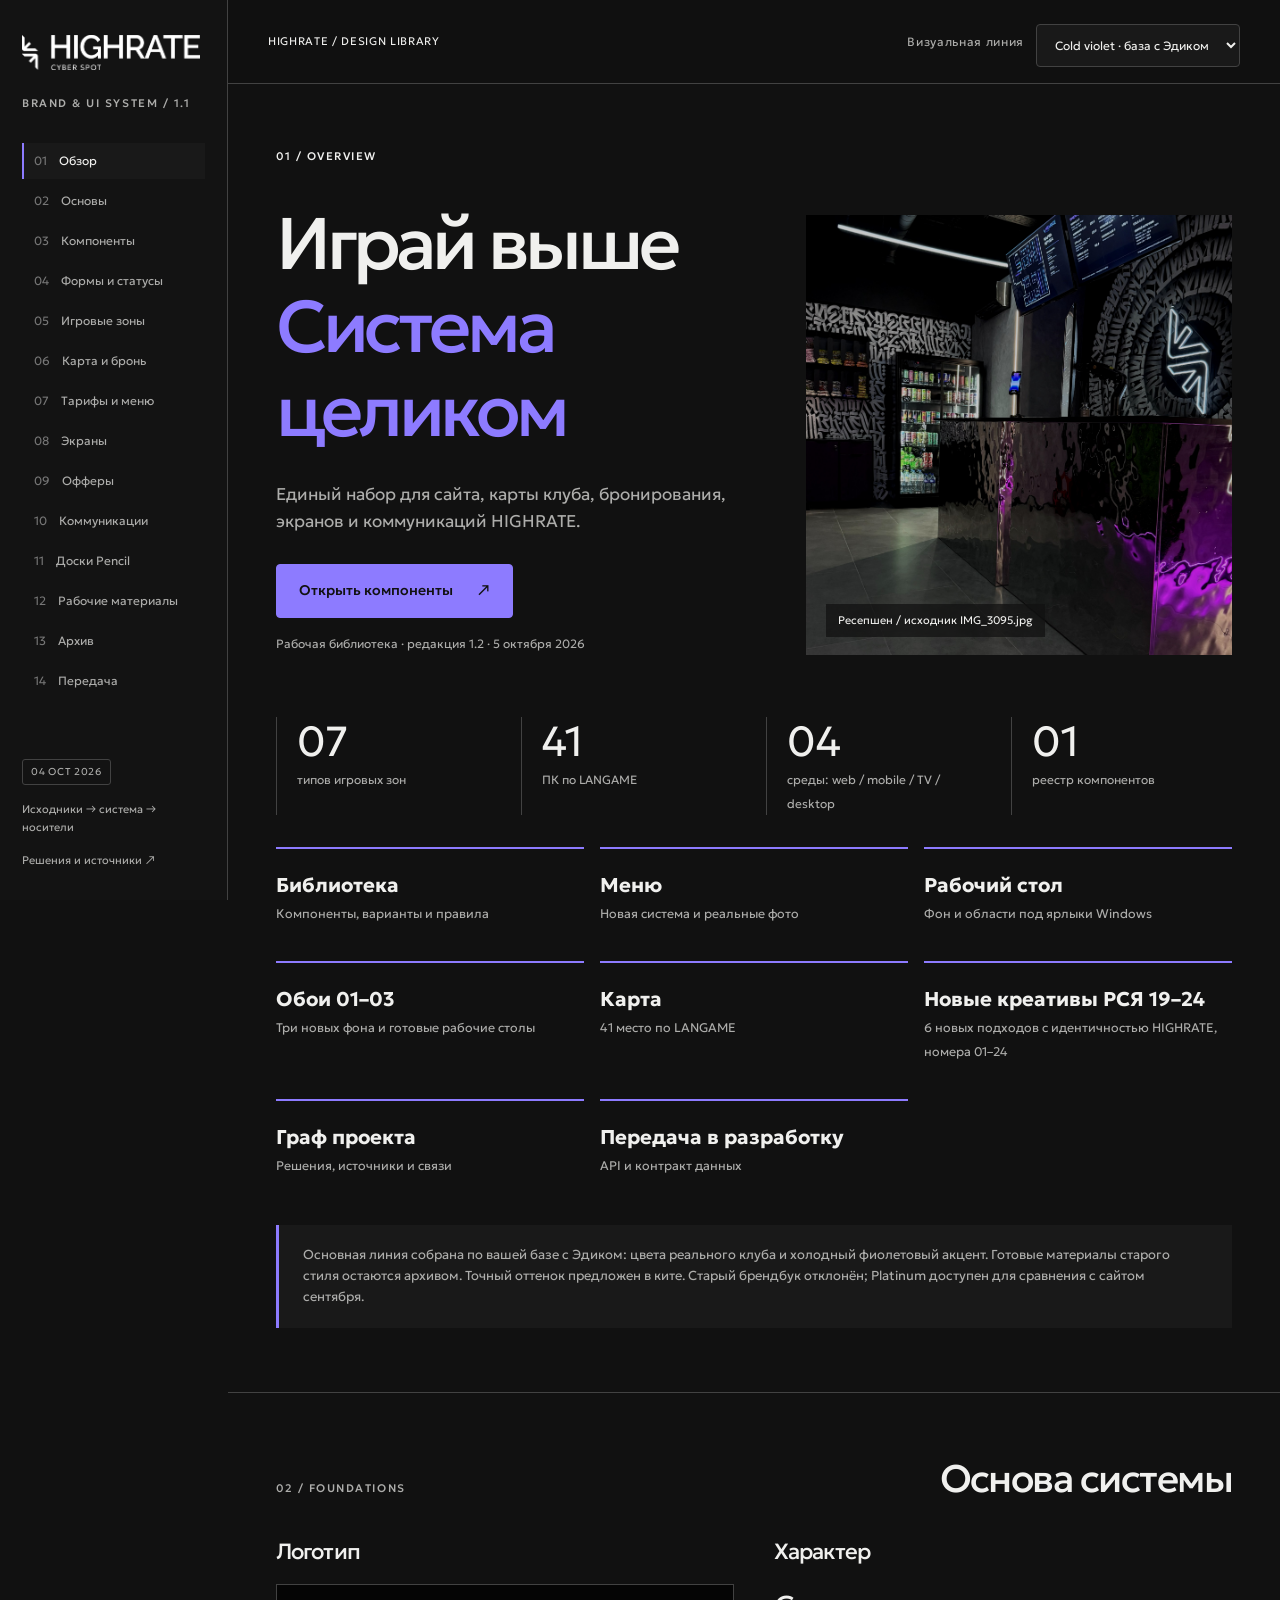
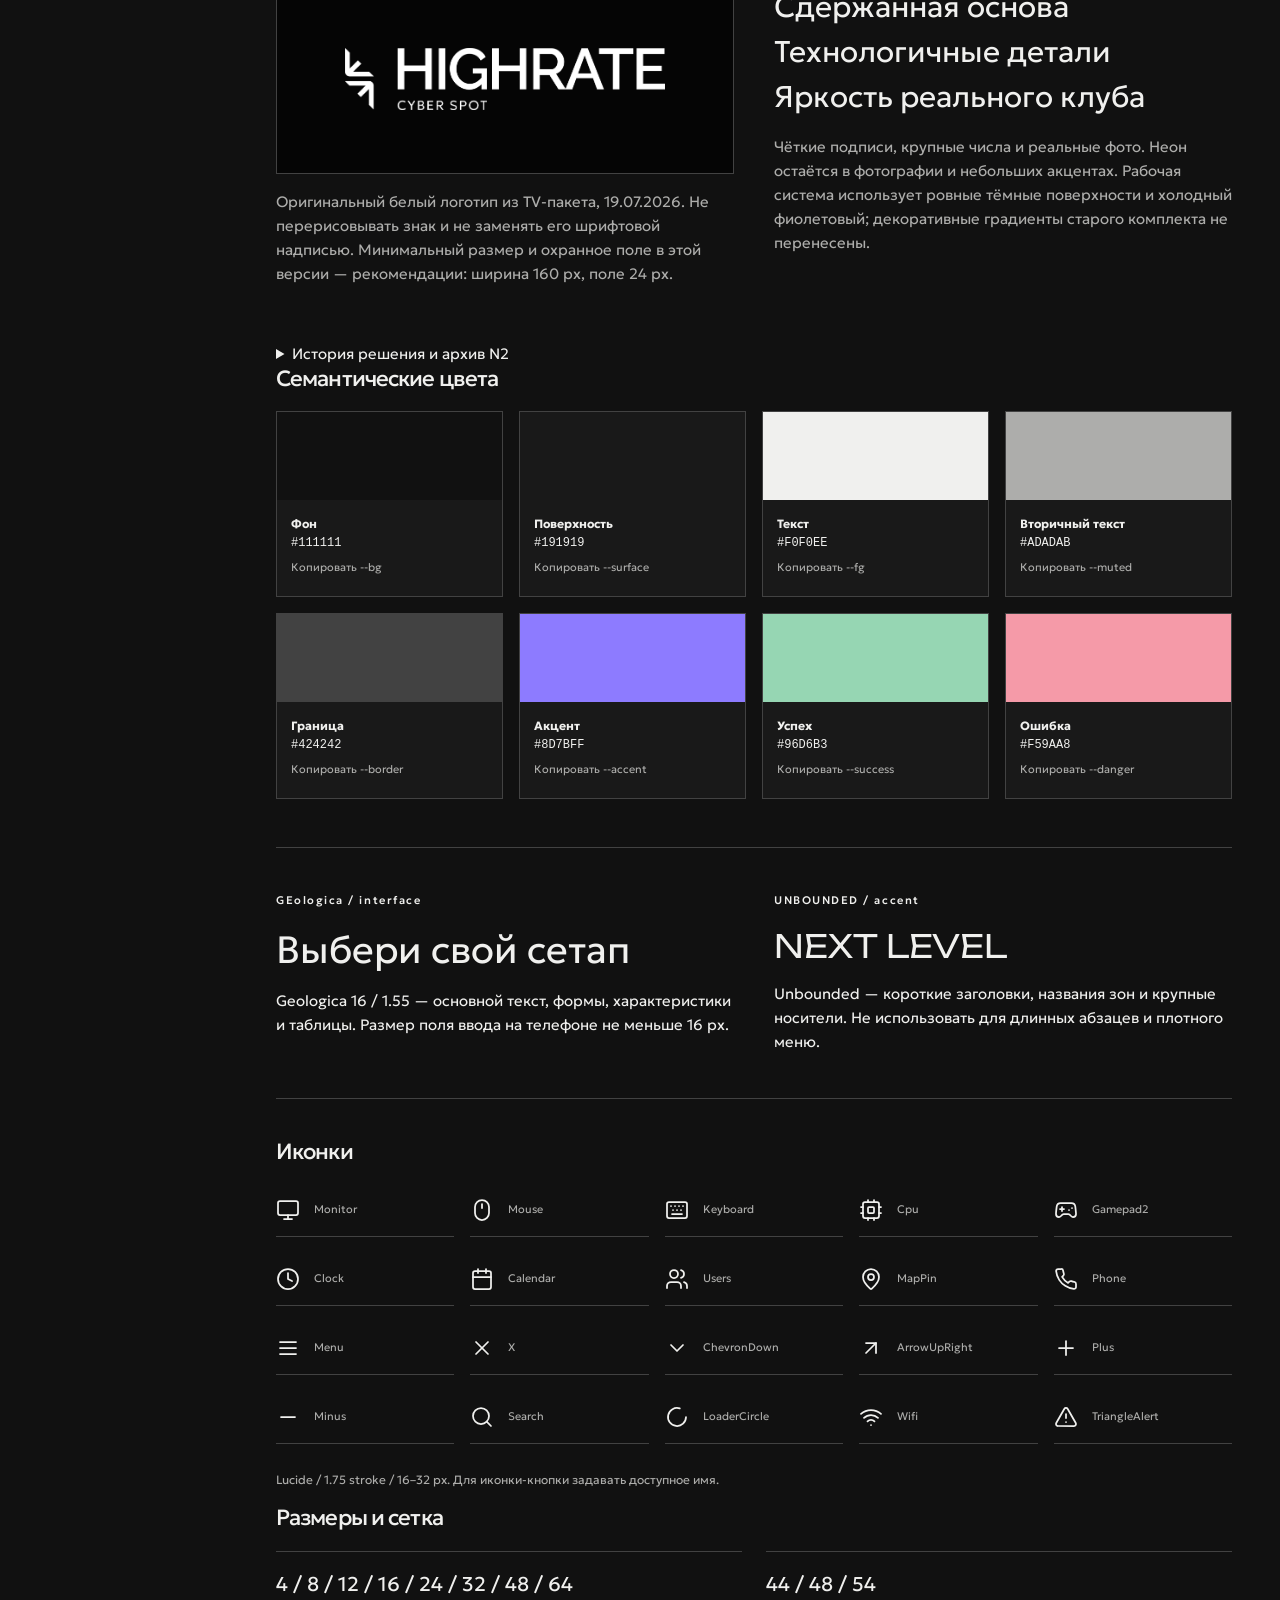
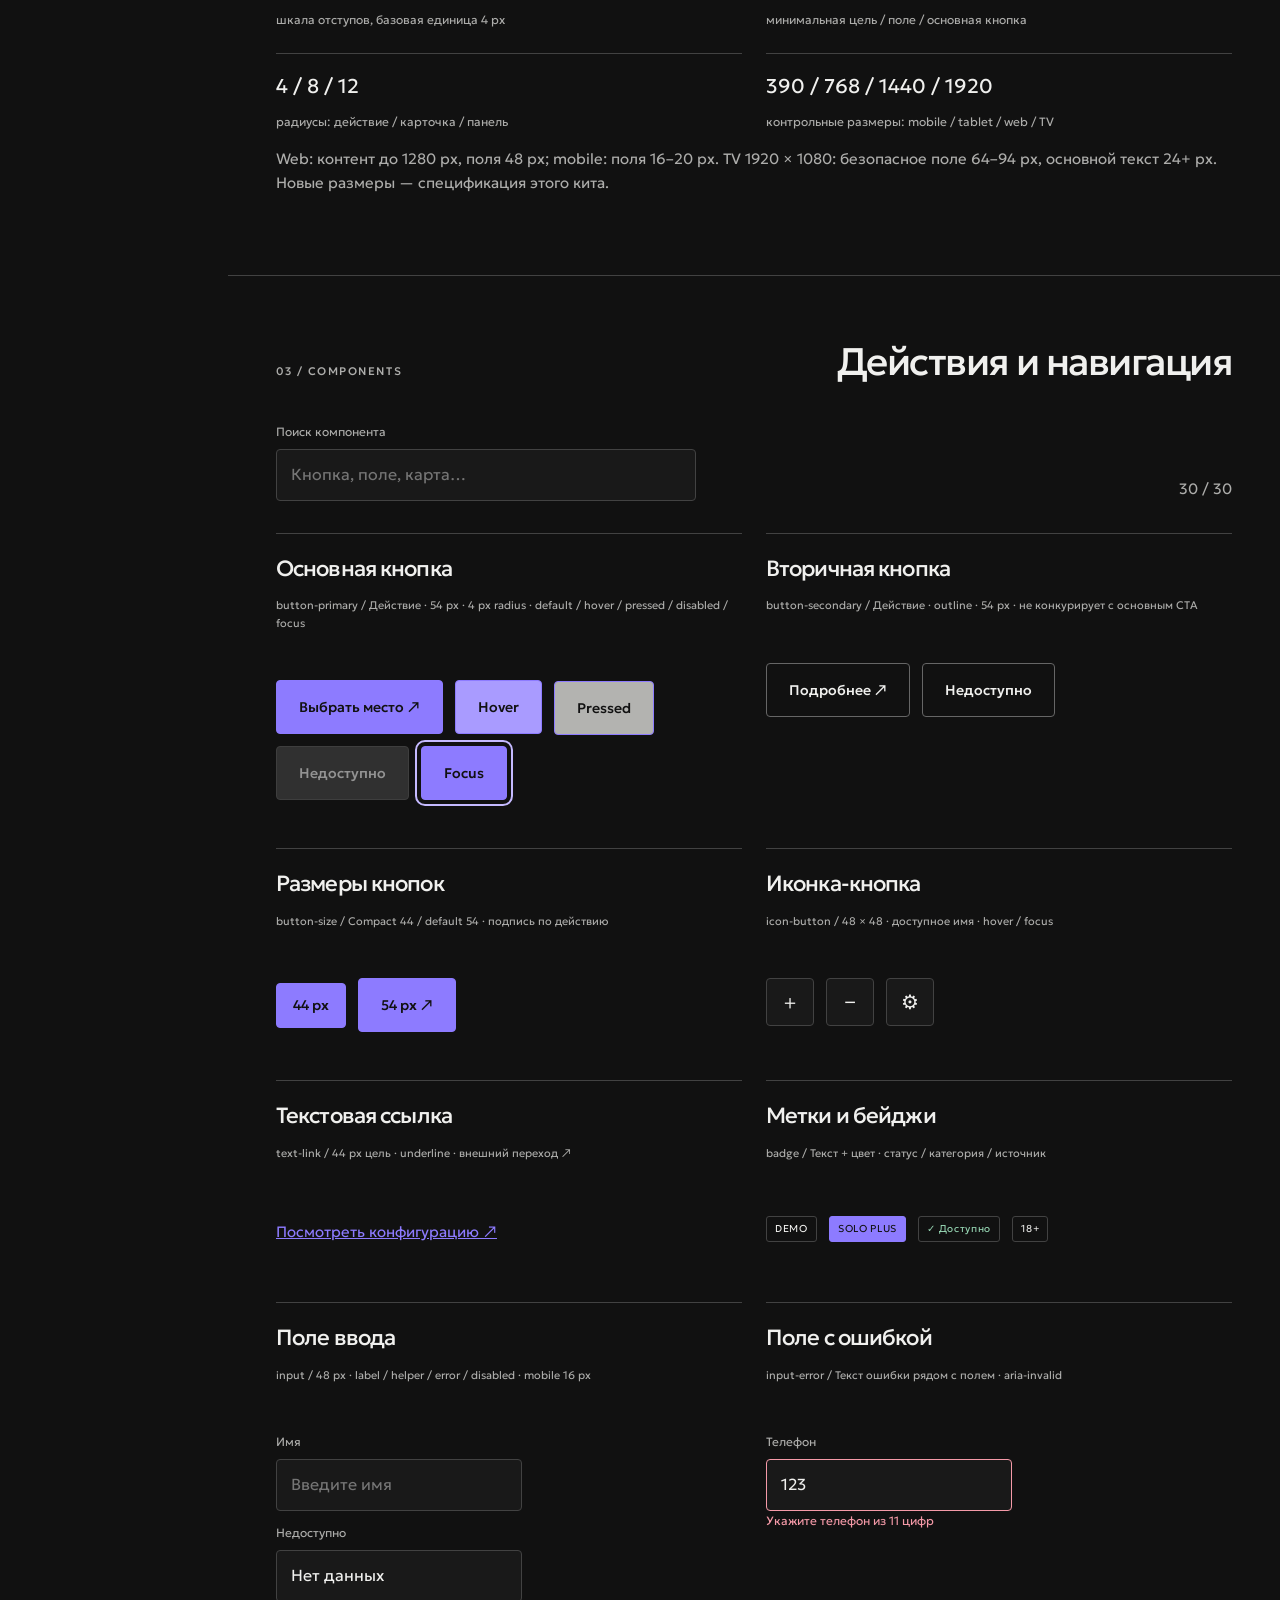
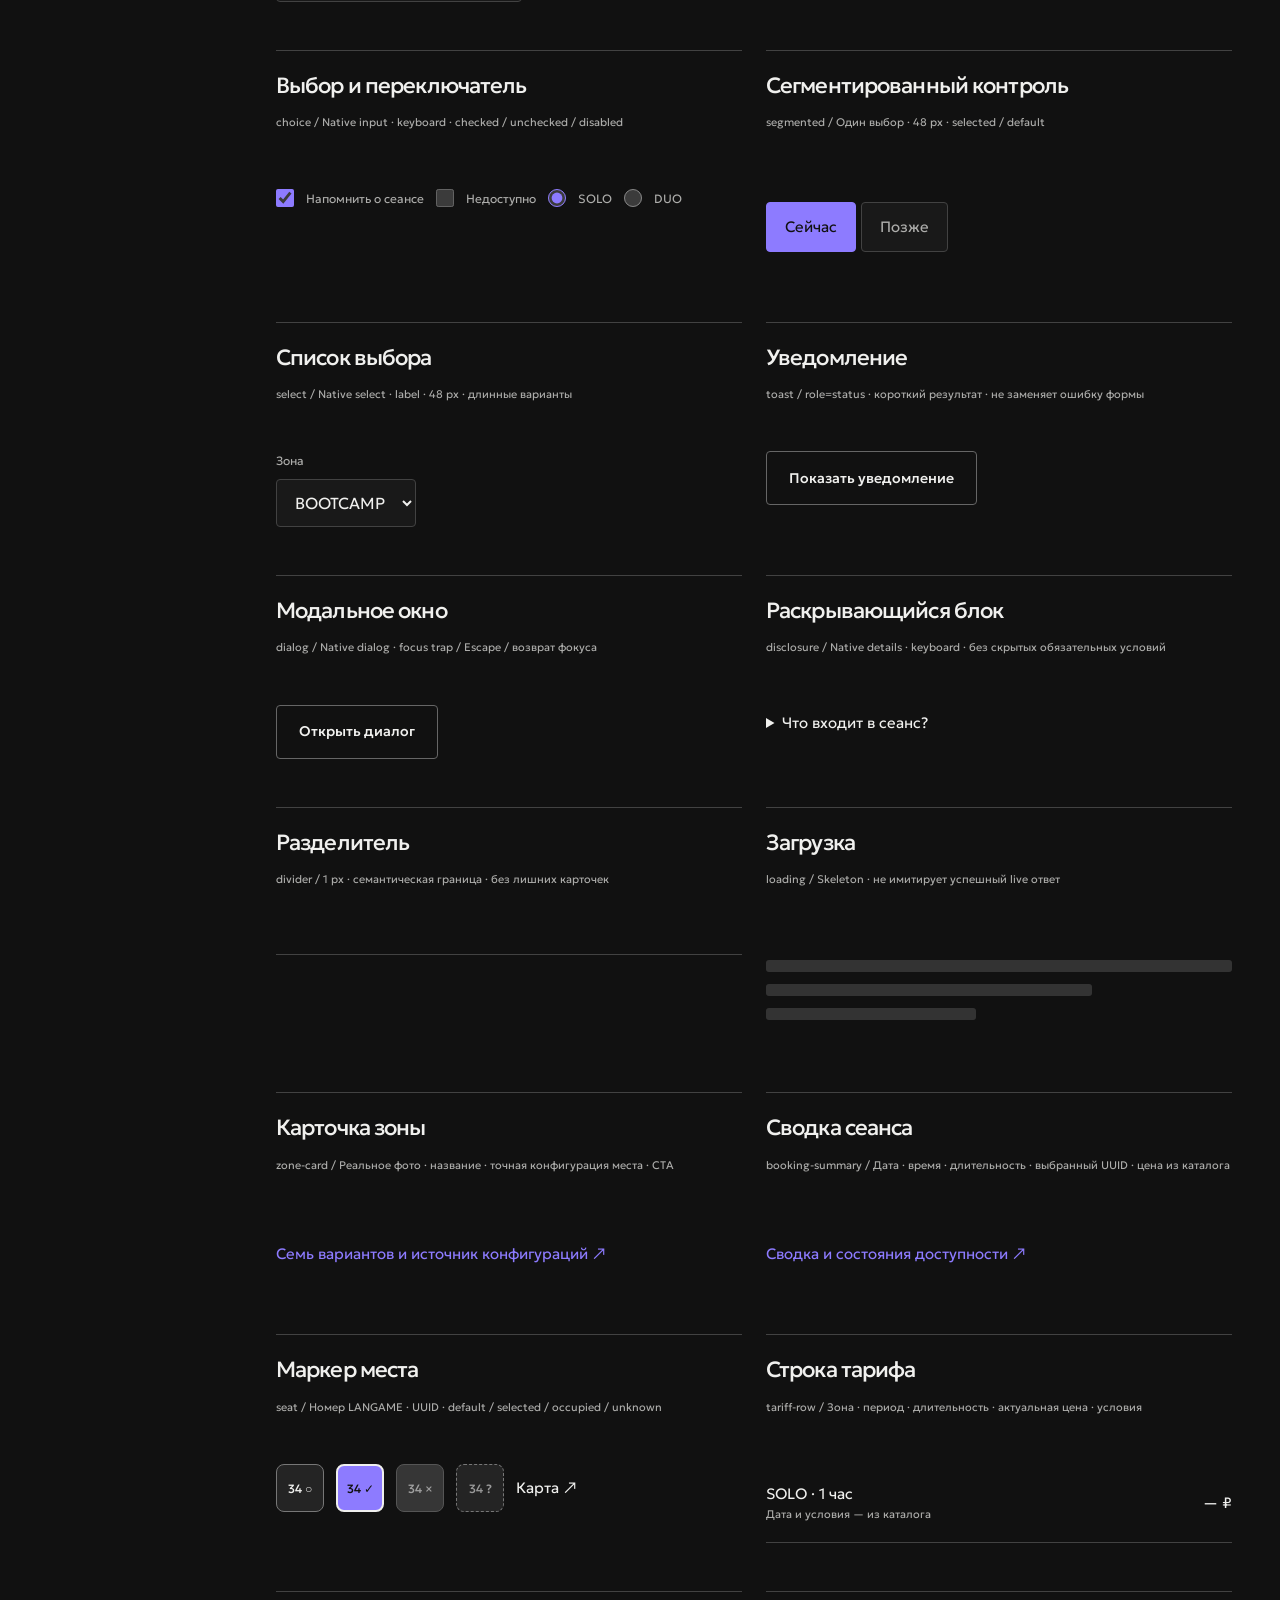
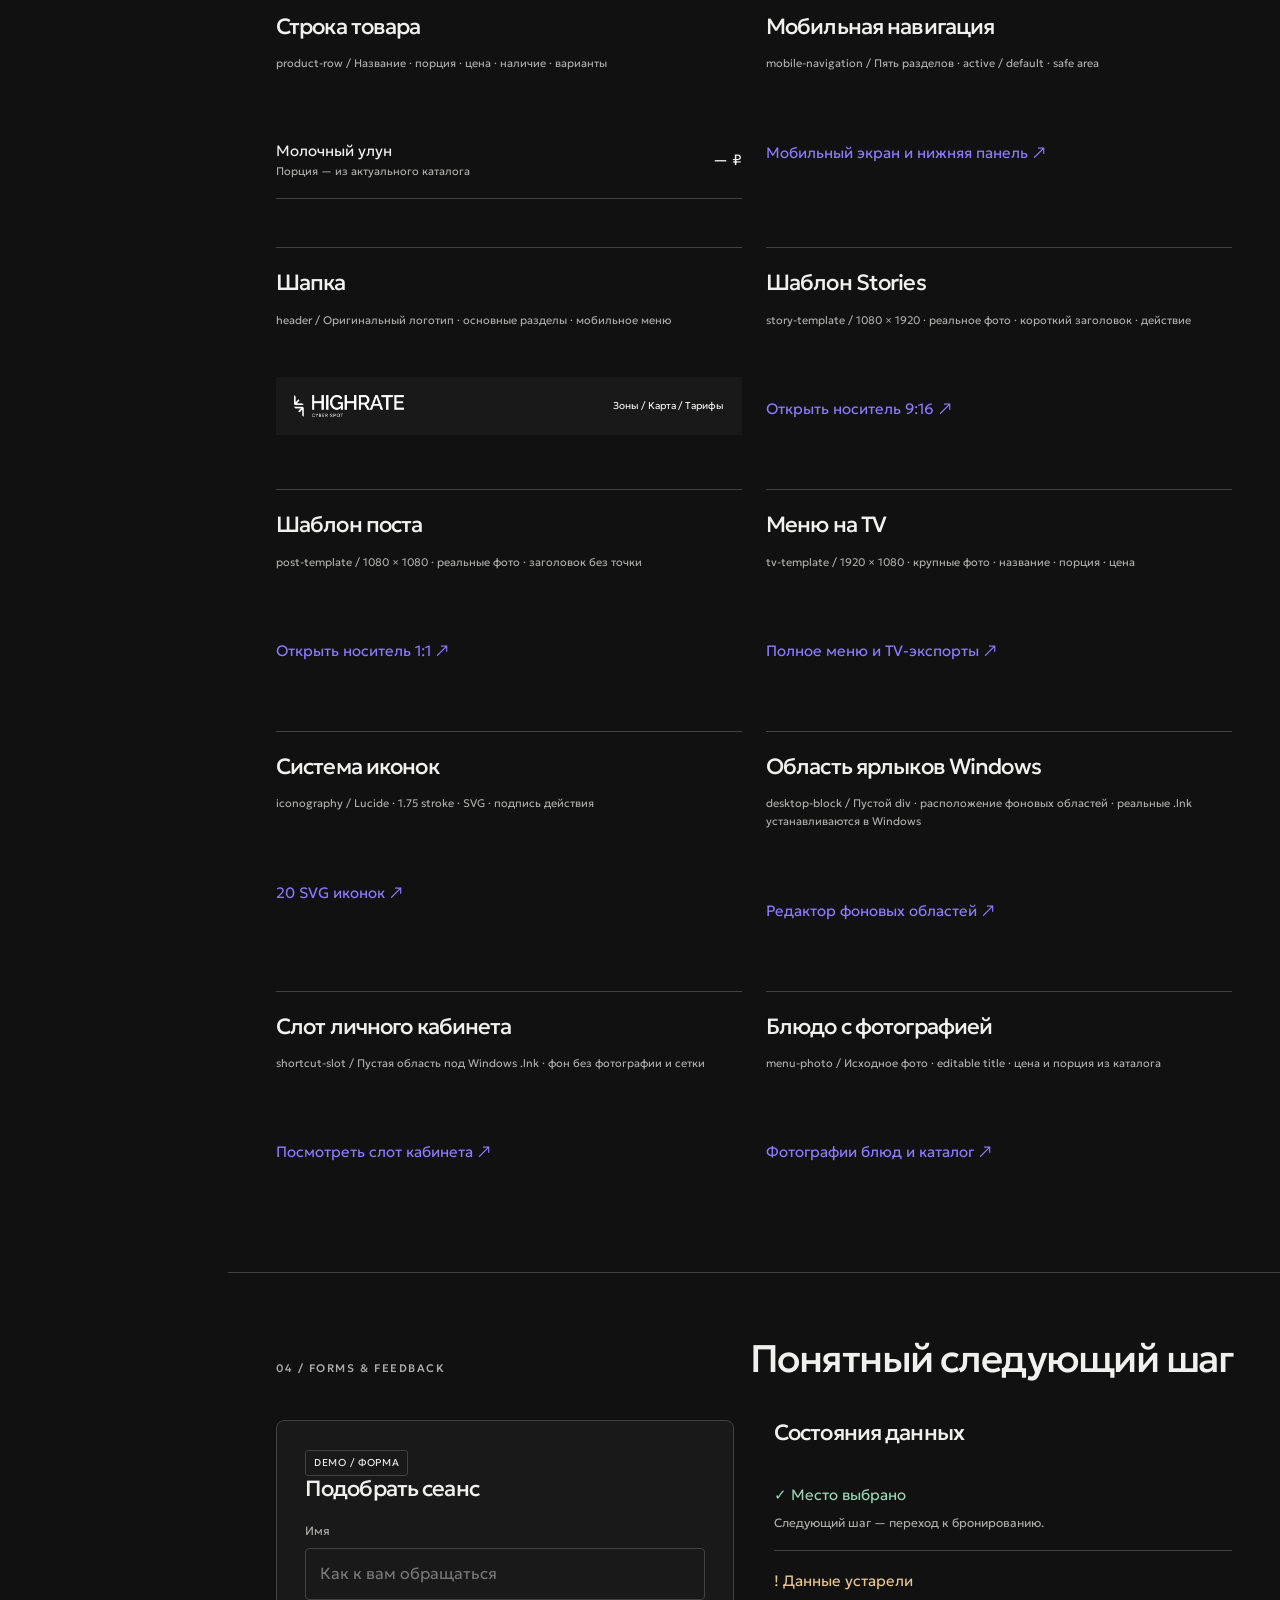
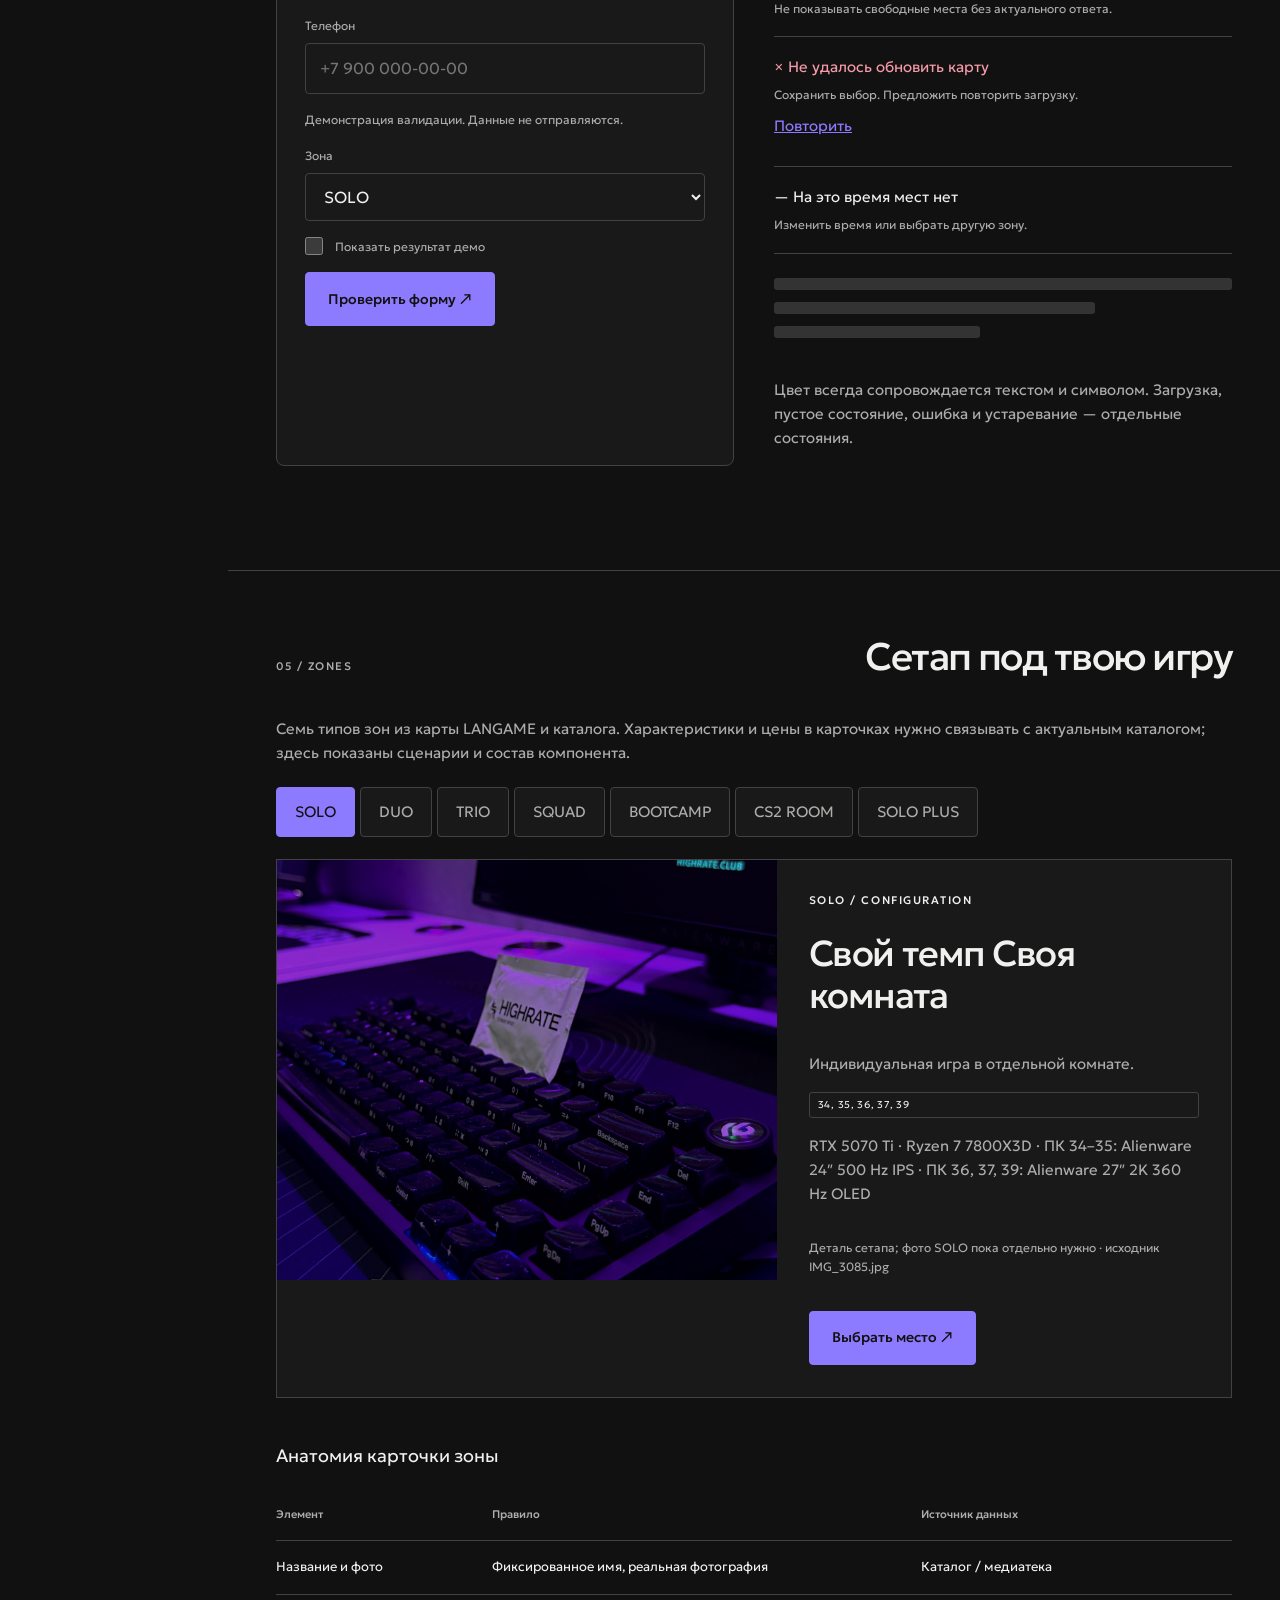
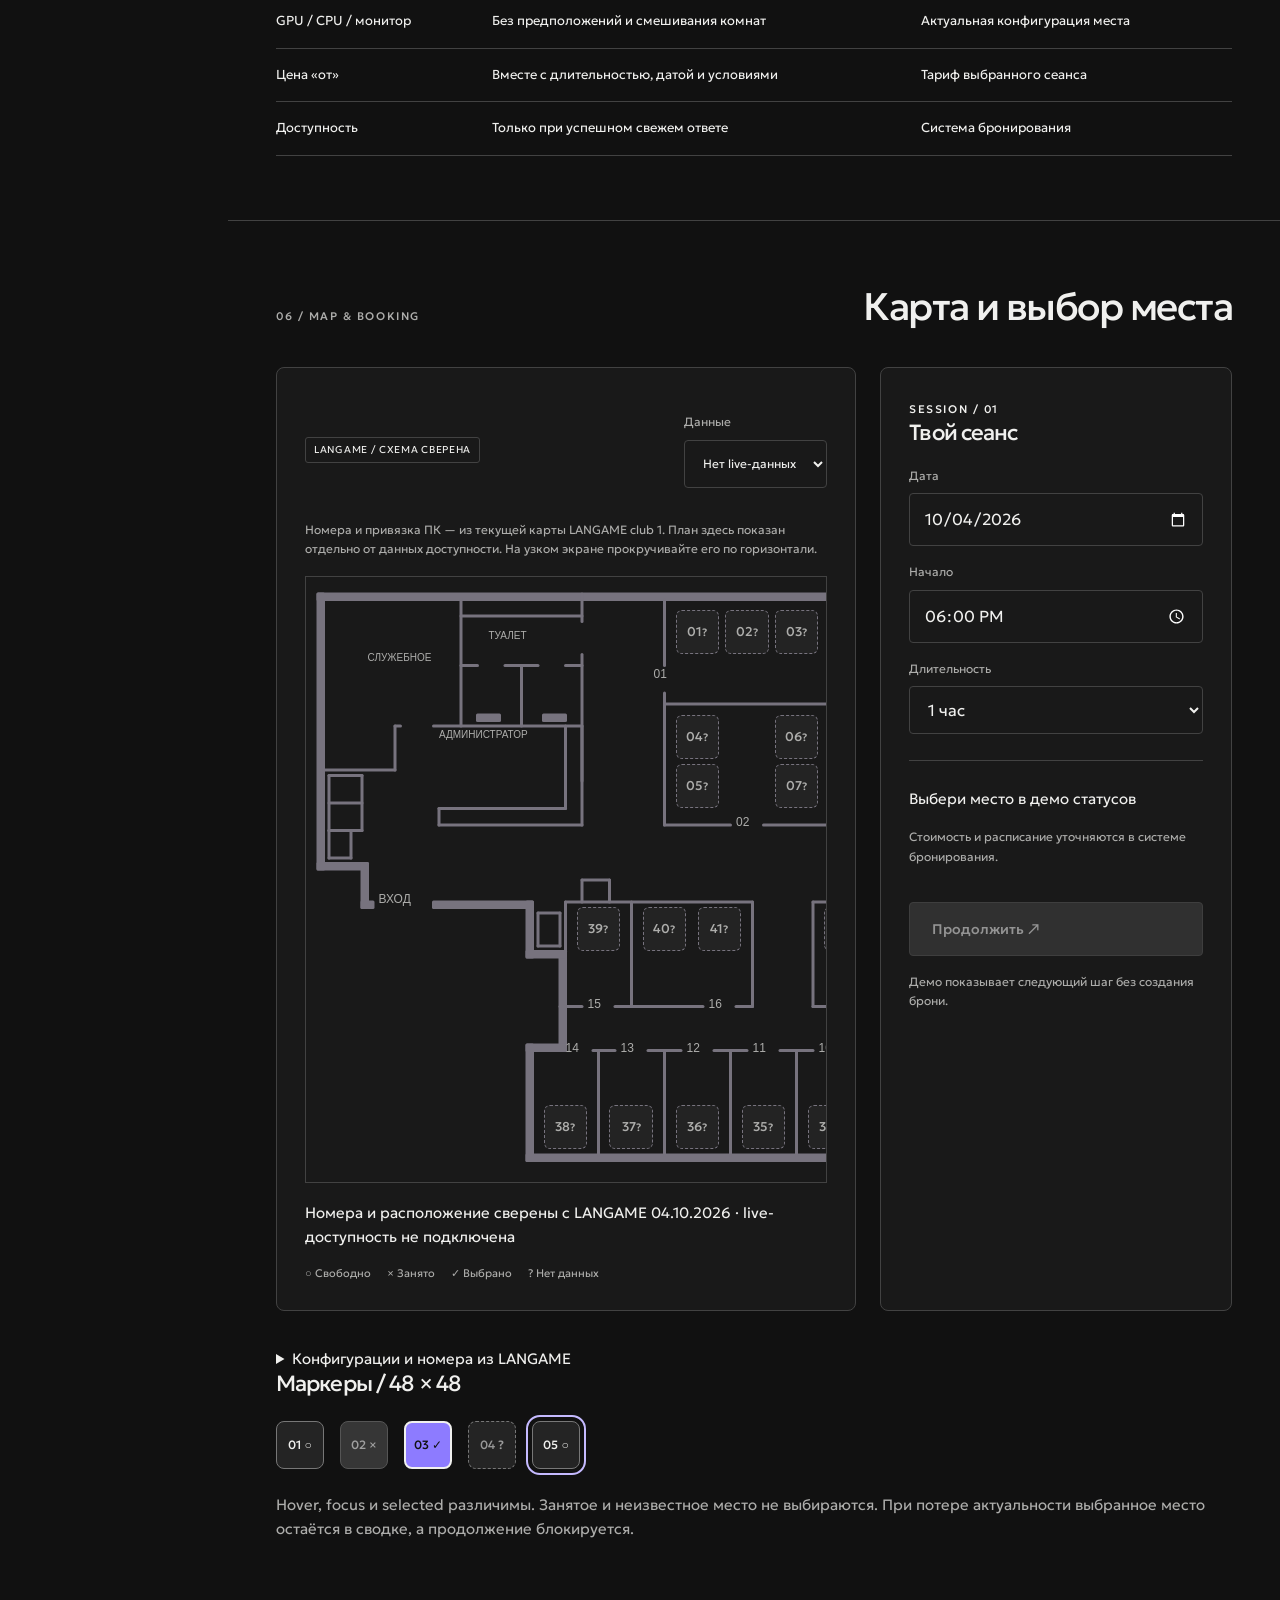
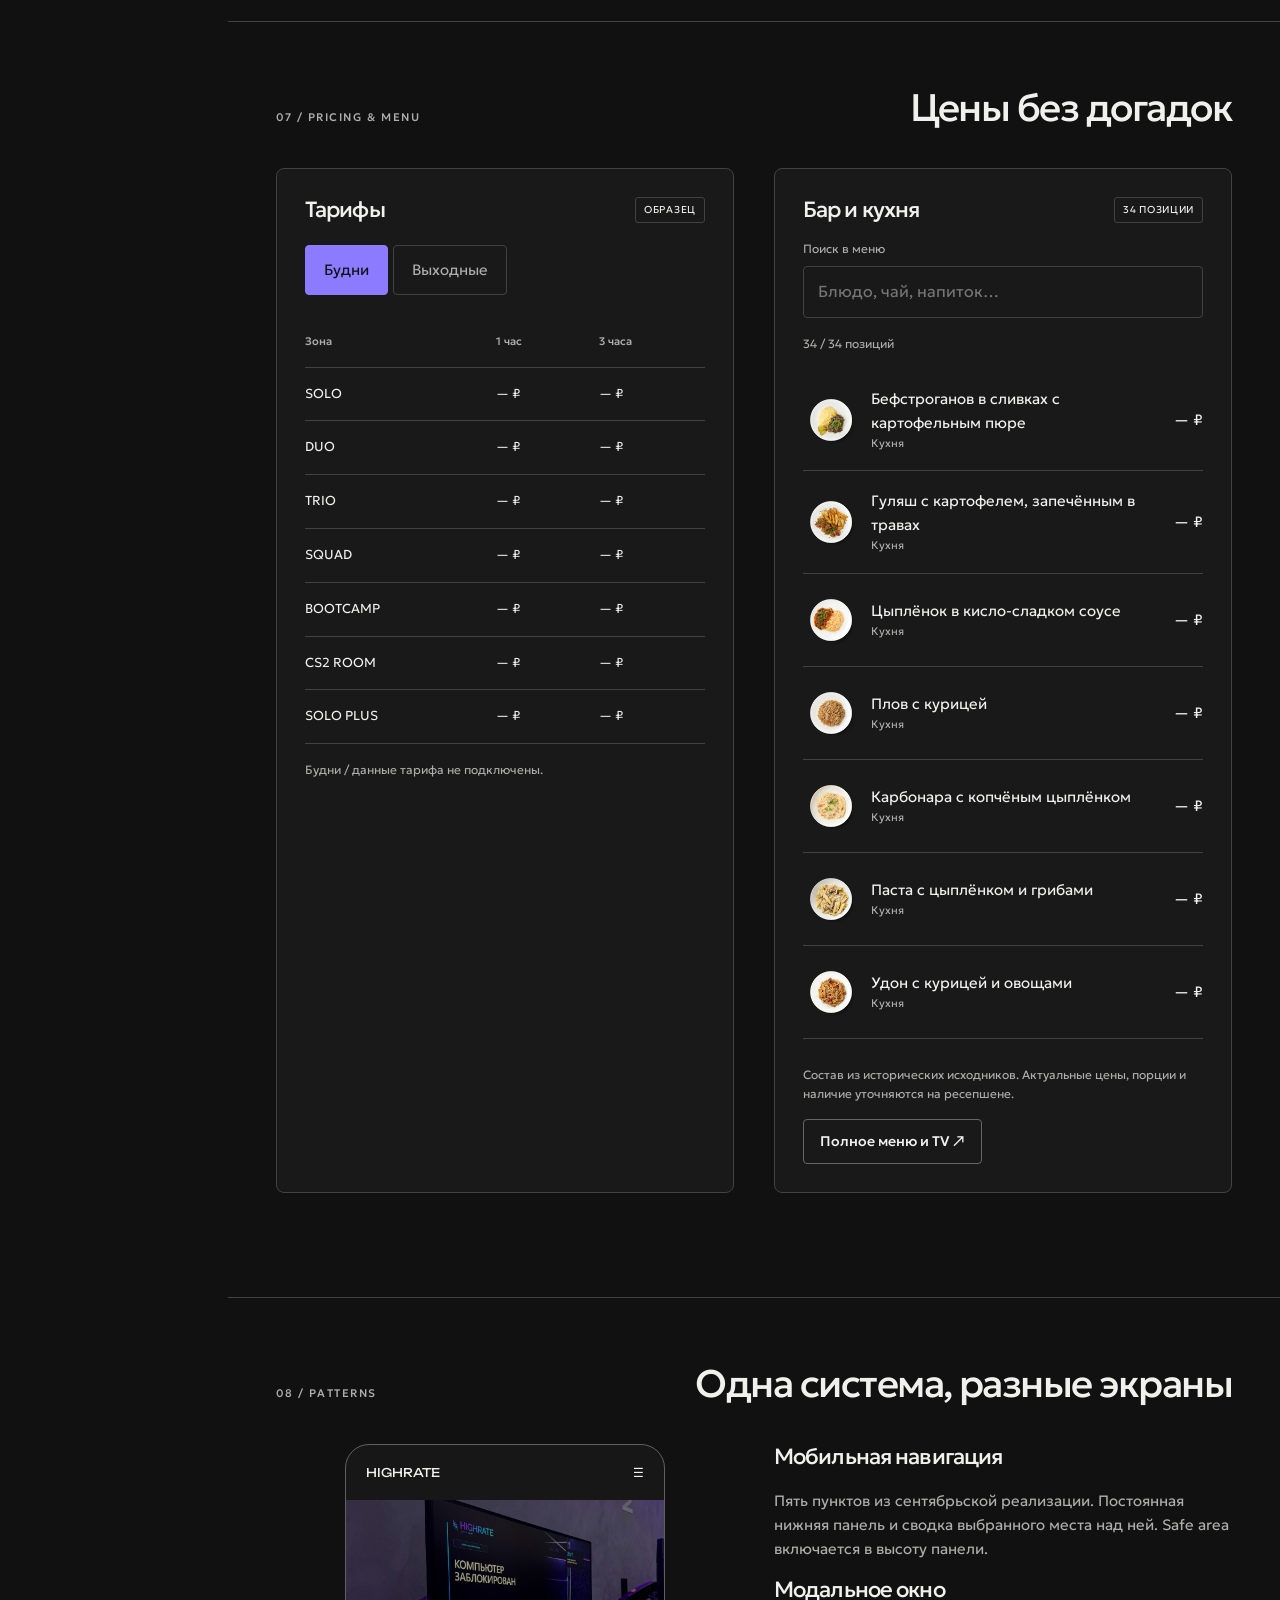
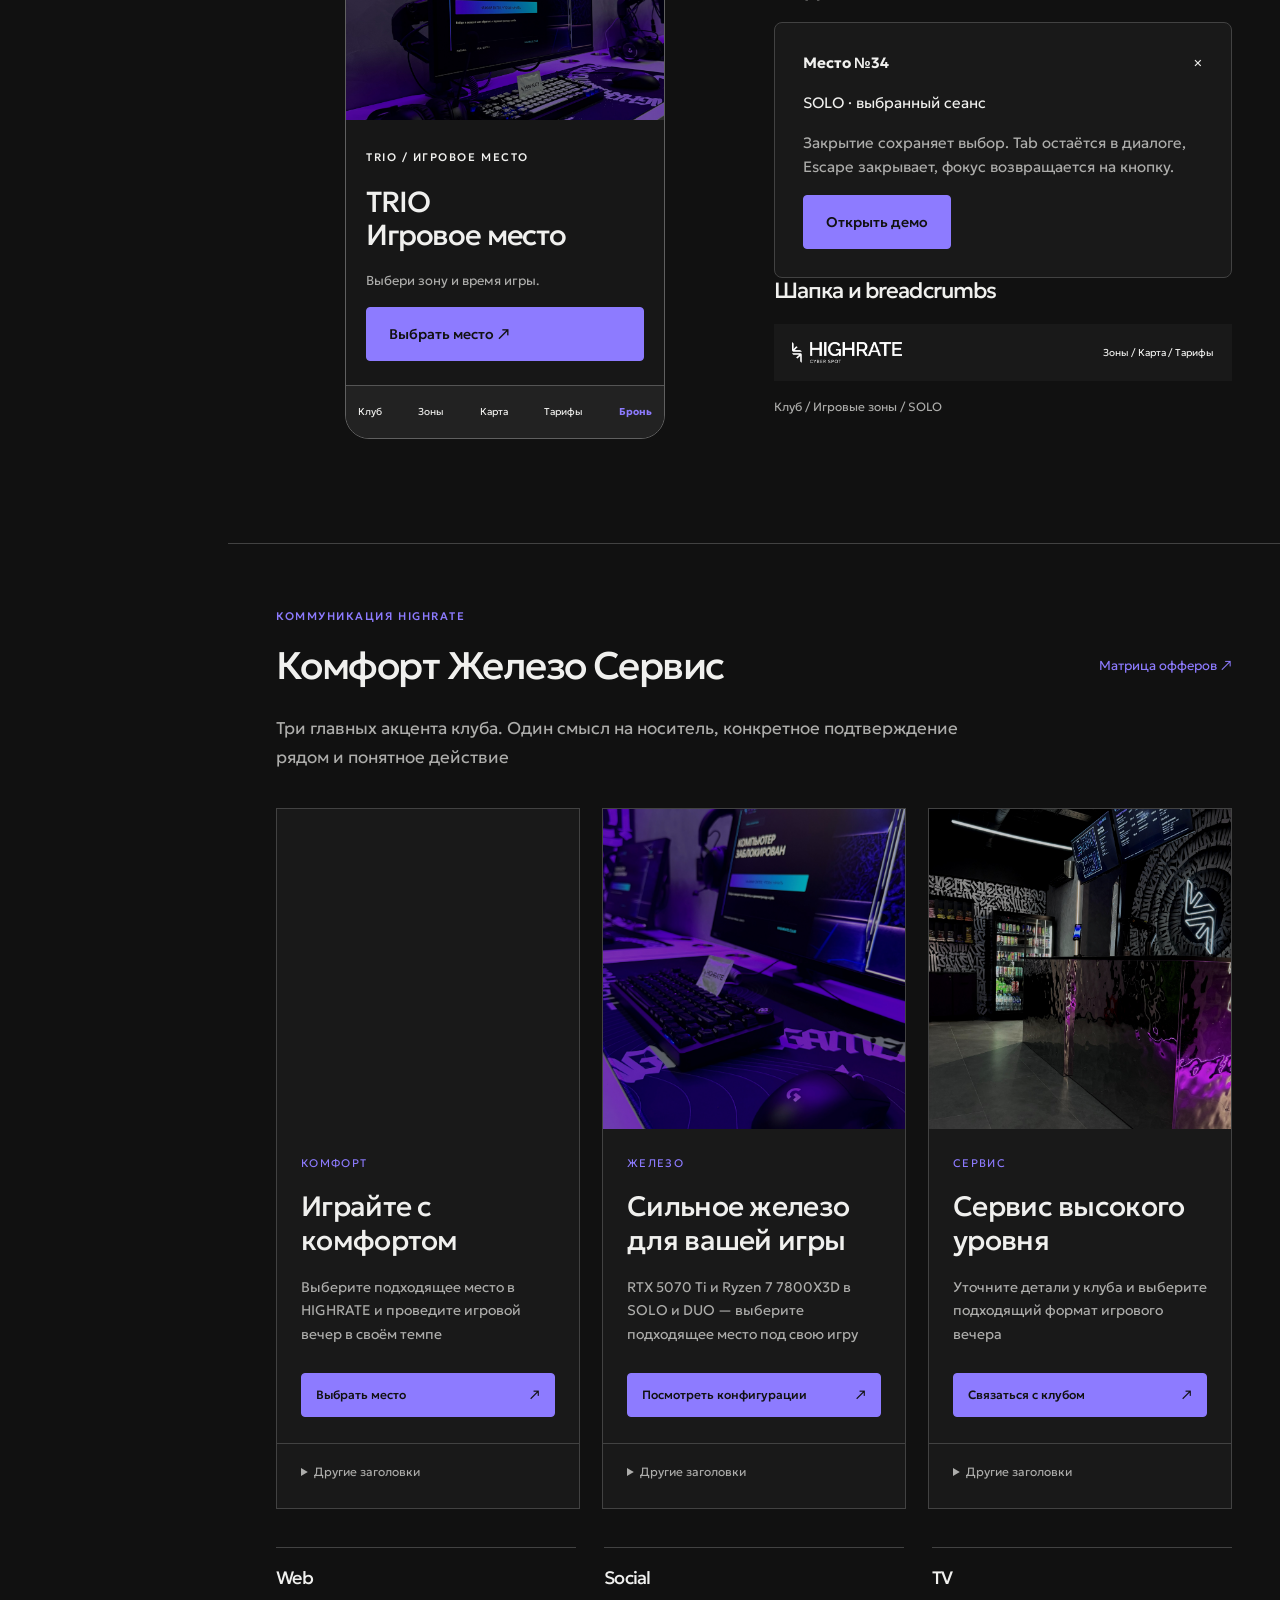
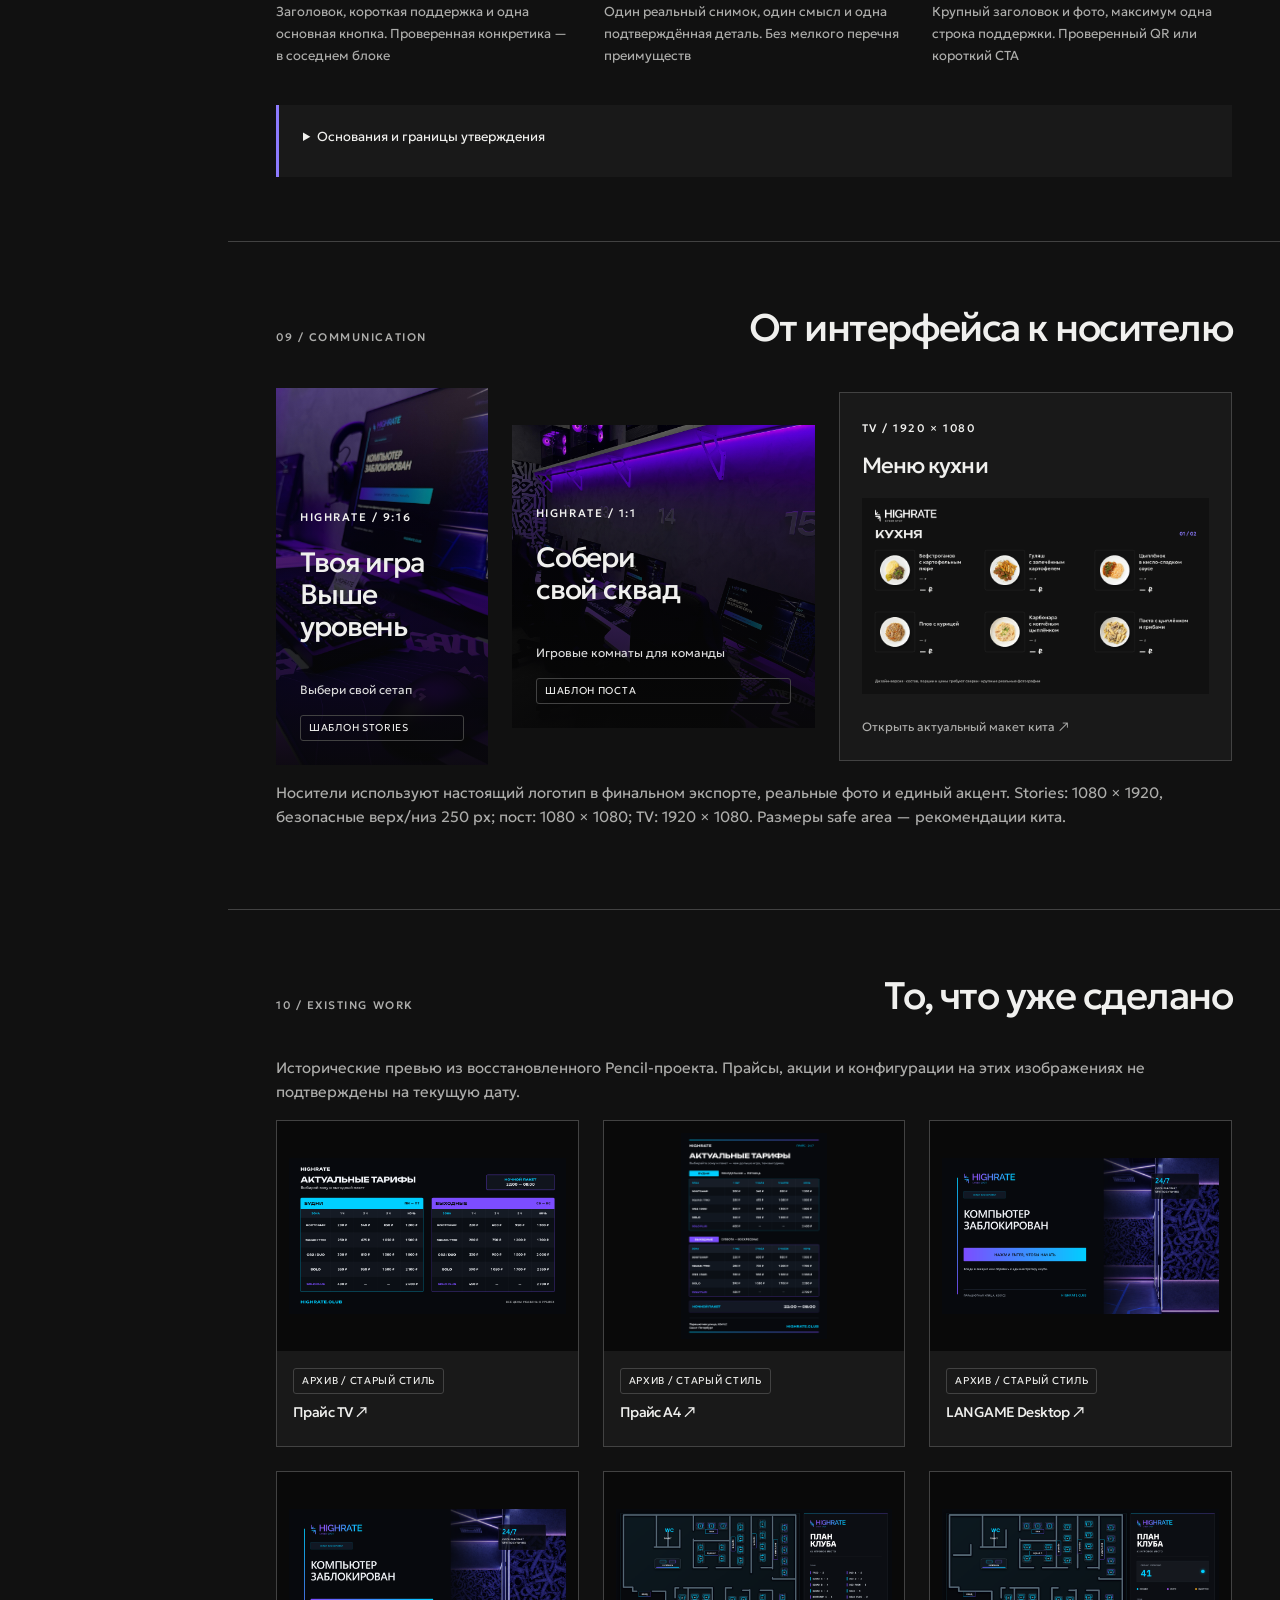
<file: index.html>
<!doctype html>
<html lang="ru"><head><meta charset="utf-8"><meta name="viewport" content="width=device-width,initial-scale=1"><title>HIGHRATE — Brand & UI kit</title><link rel="stylesheet" href="kit.css"><link rel="stylesheet" href="current.css"><link rel="stylesheet" href="offer-section.css"></head>
<body data-theme="violet"><a class="skip" href="#main">К содержанию</a>
<aside><a class="wordmark" href="#overview"><img src="assets/logo-white-full.png" alt="HIGHRATE"></a><p class="eyebrow">BRAND & UI SYSTEM / 1.1</p><nav id="nav"></nav><div class="aside-bottom"><span class="badge">04 OCT 2026</span><p>Исходники → система → носители</p><a href="BRAND-DECISIONS.md">Решения и источники ↗</a></div></aside>
<main id="main"><header><span>HIGHRATE / DESIGN LIBRARY</span><label>Визуальная линия <select id="theme"><option value="violet">Cold violet · база с Эдиком</option><option value="platinum">Platinum · архив сайта</option></select></label></header>
<section id="overview"><div class="eyebrow">01 / OVERVIEW</div><div class="hero"><div><h1>Играй выше<br><em>Система целиком</em></h1><p class="lead">Единый набор для сайта, карты клуба, бронирования, экранов и коммуникаций HIGHRATE.</p><a class="button" href="#components">Открыть компоненты <span>↗</span></a><p class="muted small">Рабочая библиотека · редакция 1.2 · 5 октября 2026</p></div><figure><img src="assets/photos/owner-originals/IMG_3095.jpg" alt="Ресепшен HIGHRATE, исходная фотография IMG_3095"><figcaption>Ресепшен / исходник IMG_3095.jpg</figcaption></figure></div><div class="facts"><div><strong>07</strong><span>типов игровых зон</span></div><div><strong>41</strong><span>ПК по LANGAME</span></div><div><strong>04</strong><span>среды: web / mobile / TV / desktop</span></div><div><strong>01</strong><span>реестр компонентов</span></div></div><div class="work-index"><a href="#components"><strong>Библиотека</strong><small>Компоненты, варианты и правила</small></a><a href="menu.html"><strong>Меню</strong><small>Новая система и реальные фото</small></a><a href="desktop.html"><strong>Рабочий стол</strong><small>Фон и области под ярлыки Windows</small></a><a href="wallpapers-2026-10-05/"><strong>Обои 01–03</strong><small>Три новых фона и готовые рабочие столы</small></a><a href="#map"><strong>Карта</strong><small>41 место по LANGAME</small></a><a href="rsya-d-2026-10-05/"><strong>Новые креативы РСЯ 19–24</strong><small>6 новых подходов с идентичностью HIGHRATE, номера 01–24</small></a><a href="project-graph/graph.html"><strong>Граф проекта</strong><small>Решения, источники и связи</small></a><a href="API-HANDOFF.md"><strong>Передача в разработку</strong><small>API и контракт данных</small></a></div><div class="notice">Основная линия собрана по вашей базе с Эдиком: цвета реального клуба и холодный фиолетовый акцент. Готовые материалы старого стиля остаются архивом. Точный оттенок предложен в ките. Старый брендбук отклонён; Platinum доступен для сравнения с сайтом сентября.</div></section>
<section id="foundation"><div class="section-heading"><span class="eyebrow">02 / FOUNDATIONS</span><h2>Основа системы</h2></div><div class="split"><div><h3>Логотип</h3><div class="logo-stage"><img src="assets/logo-white-full.png" alt="Оригинальный белый логотип HIGHRATE"></div><p class="muted">Оригинальный белый логотип из TV-пакета, 19.07.2026. Не перерисовывать знак и не заменять его шрифтовой надписью. Минимальный размер и охранное поле в этой версии — рекомендации: ширина 160 px, поле 24 px.</p></div><div><h3>Характер</h3><p class="big-copy">Сдержанная основа<br>Технологичные детали<br>Яркость реального клуба</p><p class="muted">Чёткие подписи, крупные числа и реальные фото. Неон остаётся в фотографии и небольших акцентах. Рабочая система использует ровные тёмные поверхности и холодный фиолетовый; декоративные градиенты старого комплекта не перенесены.</p></div></div><details class="archive-origin"><summary>История решения и архив N2</summary><div class="approved-base"><div><span class="eyebrow">АРХИВ СТАРОГО СТИЛЯ / 05 AUG</span><h3>Историческое меню N2</h3><p class="muted">N2 выполнен по старому брендбуку. Его оформление не переносится в новую систему. Из обсуждения с Эдиком сохраняем задачи: читаемость на TV, крупные реальные фото блюд и единый актуальный стиль меню и карты. Состав и цены на изображении исторические.</p><a class="text-button" href="assets/approved-menu-N2.png" target="_blank" rel="noopener">Открыть архив для сравнения ↗</a></div><img src="assets/approved-menu-N2.png" alt="Меню N2 в старом стиле; исторические состав и цены"></div></details><h3>Семантические цвета</h3><div id="swatches" class="swatches"></div><div class="split typography"><div><p class="eyebrow">GEologica / interface</p><p class="type-display">Выбери свой сетап</p><p>Geologica 16 / 1.55 — основной текст, формы, характеристики и таблицы. Размер поля ввода на телефоне не меньше 16 px.</p></div><div><p class="eyebrow">UNBOUNDED / accent</p><p class="type-accent">NEXT LEVEL</p><p>Unbounded — короткие заголовки, названия зон и крупные носители. Не использовать для длинных абзацев и плотного меню.</p></div></div><h3>Иконки</h3><div id="icon-grid" class="icon-grid"></div><p class="muted small">Lucide / 1.75 stroke / 16–32 px. Для иконки-кнопки задавать доступное имя.</p><h3>Размеры и сетка</h3><div class="metrics"><div><b>4 / 8 / 12 / 16 / 24 / 32 / 48 / 64</b><span>шкала отступов, базовая единица 4 px</span></div><div><b>44 / 48 / 54</b><span>минимальная цель / поле / основная кнопка</span></div><div><b>4 / 8 / 12</b><span>радиусы: действие / карточка / панель</span></div><div><b>390 / 768 / 1440 / 1920</b><span>контрольные размеры: mobile / tablet / web / TV</span></div></div><p class="muted">Web: контент до 1280 px, поля 48 px; mobile: поля 16–20 px. TV 1920 × 1080: безопасное поле 64–94 px, основной текст 24+ px. Новые размеры — спецификация этого кита.</p></section>
<section id="components"><div class="section-heading"><span class="eyebrow">03 / COMPONENTS</span><h2>Действия и навигация</h2></div><div class="toolbar"><label class="search-label">Поиск компонента <input id="component-search" type="search" placeholder="Кнопка, поле, карта…"></label><span id="result-count" class="muted"></span></div><div id="component-grid"></div><div id="empty-search" hidden class="notice">Ничего не найдено. Попробуйте другое название.</div></section>
<section id="forms"><div class="section-heading"><span class="eyebrow">04 / FORMS & FEEDBACK</span><h2>Понятный следующий шаг</h2></div><div class="split"><form id="demo-form" class="panel" novalidate><span class="badge">DEMO / ФОРМА</span><h3>Подобрать сеанс</h3><label>Имя <input name="name" aria-describedby="form-error" autocomplete="given-name" placeholder="Как к вам обращаться" required></label><label>Телефон <input name="phone" type="tel" autocomplete="tel" placeholder="+7 900 000-00-00" required aria-describedby="phone-help form-error"></label><p id="phone-help" class="muted small">Демонстрация валидации. Данные не отправляются.</p><label>Зона <select name="zone" aria-describedby="form-error"><option>SOLO</option><option>DUO</option><option>TRIO</option><option>SQUAD</option><option>BOOTCAMP</option><option>CS2 ROOM</option><option>SOLO PLUS</option></select></label><label class="check"><input name="agree" aria-describedby="form-error" type="checkbox" required> Показать результат демо</label><p id="form-error" class="error" role="alert" hidden></p><button class="button" type="submit">Проверить форму ↗</button></form><div><h3>Состояния данных</h3><div class="feedback success">✓ Место выбрано <small>Следующий шаг — переход к бронированию.</small></div><div class="feedback warning">! Данные устарели <small>Не показывать свободные места без актуального ответа.</small></div><div class="feedback error">× Не удалось обновить карту <small>Сохранить выбор. Предложить повторить загрузку.</small><button class="text-button" id="retry">Повторить</button></div><div class="feedback">— На это время мест нет <small>Изменить время или выбрать другую зону.</small></div><div class="skeleton" aria-label="Образец загрузки"><i></i><i></i><i></i></div><p class="muted">Цвет всегда сопровождается текстом и символом. Загрузка, пустое состояние, ошибка и устаревание — отдельные состояния.</p></div></div></section>
<section id="zones"><div class="section-heading"><span class="eyebrow">05 / ZONES</span><h2>Сетап под твою игру</h2></div><p class="muted">Семь типов зон из карты LANGAME и каталога. Характеристики и цены в карточках нужно связывать с актуальным каталогом; здесь показаны сценарии и состав компонента.</p><div id="zone-tabs" class="tabs" role="tablist" aria-label="Игровые зоны"></div><div id="zone-preview" role="tabpanel" class="zone-preview"></div><div class="spec-table-wrap"><table><caption>Анатомия карточки зоны</caption><thead><tr><th>Элемент</th><th>Правило</th><th>Источник данных</th></tr></thead><tbody><tr><td>Название и фото</td><td>Фиксированное имя, реальная фотография</td><td>Каталог / медиатека</td></tr><tr><td>GPU / CPU / монитор</td><td>Без предположений и смешивания комнат</td><td>Актуальная конфигурация места</td></tr><tr><td>Цена «от»</td><td>Вместе с длительностью, датой и условиями</td><td>Тариф выбранного сеанса</td></tr><tr><td>Доступность</td><td>Только при успешном свежем ответе</td><td>Система бронирования</td></tr></tbody></table></div></section>
<section id="map"><div class="section-heading"><span class="eyebrow">06 / MAP & BOOKING</span><h2>Карта и выбор места</h2></div><div class="map-layout"><div class="panel"><div class="row"><span class="badge">LANGAME / СХЕМА СВЕРЕНА</span><label>Данные <select id="map-mode"><option value="unknown">Нет live-данных</option><option value="ready">Демо статусов</option><option value="loading">Загрузка</option><option value="stale">Устарели</option><option value="error">Ошибка</option><option value="empty">Нет мест</option></select></label></div><p class="muted small">Номера и привязка ПК — из текущей карты LANGAME club 1. План здесь показан отдельно от данных доступности. На узком экране прокручивайте его по горизонтали.</p><div class="map-scroll"><div id="seats" class="seats langame-map" aria-label="Места из карты LANGAME"></div></div><p id="map-status" role="status"></p><div class="legend"><span>○ Свободно</span><span>× Занято</span><span>✓ Выбрано</span><span>? Нет данных</span></div></div><div class="panel booking"><span class="eyebrow">SESSION / 01</span><h3>Твой сеанс</h3><label>Дата <input type="date" value="2026-10-04"></label><label>Начало <input type="time" value="18:00"></label><label>Длительность <select><option>1 час</option><option>3 часа</option><option>5 часов</option></select></label><hr><p id="selection">Выбери свободное место в демо</p><p class="muted small">Стоимость и расписание уточняются в системе бронирования.</p><button id="booking-button" class="button" disabled>Продолжить ↗</button><p class="muted small">Демо показывает следующий шаг без создания брони.</p></div></div><details class="map-config"><summary>Конфигурации и номера из LANGAME</summary><div id="config-rows" class="config-rows"></div><p class="small muted">Снимок подписей схемы на 4 октября 2026 · для актуальных характеристик обновлять источник</p></details><h3>Маркеры / 48 × 48</h3><div class="row state-row"><button class="seat">01 ○</button><button class="seat occupied" disabled>02 ×</button><button class="seat selected" aria-pressed="true">03 ✓</button><button class="seat unknown" disabled>04 ?</button><button class="seat focus-demo">05 ○</button></div><p class="muted">Hover, focus и selected различимы. Занятое и неизвестное место не выбираются. При потере актуальности выбранное место остаётся в сводке, а продолжение блокируется.</p></section>
<section id="pricing"><div class="section-heading"><span class="eyebrow">07 / PRICING & MENU</span><h2>Цены без догадок</h2></div><div class="split"><div class="panel"><div class="row"><h3>Тарифы</h3><span class="badge">ОБРАЗЕЦ</span></div><div class="segmented" aria-label="Дни тарифа"><button class="active" data-price="weekday">Будни</button><button data-price="weekend">Выходные</button></div><table class="price-table"><thead><tr><th>Зона</th><th>1 час</th><th>3 часа</th></tr></thead><tbody id="prices"></tbody></table><p class="muted small" id="price-note">Будни / данные тарифа не подключены.</p></div><div class="panel"><div class="row"><h3>Бар и кухня</h3><span class="badge">34 ПОЗИЦИИ</span></div><label>Поиск в меню <input id="menu-search" type="search" placeholder="Блюдо, чай, напиток…"></label><p id="menu-count" class="small muted" role="status"></p><div id="menu" class="full-menu"></div><p class="muted small">Состав из исторических исходников. Актуальные цены, порции и наличие уточняются на ресепшене.</p><a class="button secondary compact" href="menu.html">Полное меню и TV ↗</a></div></div></section>
<section id="patterns"><div class="section-heading"><span class="eyebrow">08 / PATTERNS</span><h2>Одна система, разные экраны</h2></div><div class="split"><div class="phone"><div class="phone-top">HIGHRATE <span>☰</span></div><img src="assets/photos/owner-originals/IMG_3081.jpg" alt="Игровые места TRIO, ПК 01–02"><div class="phone-content"><span class="eyebrow">TRIO / ИГРОВОЕ МЕСТО</span><h3>TRIO<br>Игровое место</h3><p>Выбери зону и время игры.</p><button class="button" data-open-dialog>Выбрать место ↗</button></div><div class="bottom-nav"><span>Клуб</span><span>Зоны</span><span>Карта</span><span>Тарифы</span><b>Бронь</b></div></div><div><h3>Мобильная навигация</h3><p class="muted">Пять пунктов из сентябрьской реализации. Постоянная нижняя панель и сводка выбранного места над ней. Safe area включается в высоту панели.</p><h3>Модальное окно</h3><div class="panel"><div class="row"><b>Место №34</b><span>×</span></div><p>SOLO · выбранный сеанс</p><p class="muted">Закрытие сохраняет выбор. Tab остаётся в диалоге, Escape закрывает, фокус возвращается на кнопку.</p><button class="button" data-open-dialog>Открыть демо</button></div><h3>Шапка и breadcrumbs</h3><div class="mini-header"><img src="assets/logo-white-full.png" alt="HIGHRATE"><span>Зоны / Карта / Тарифы</span></div><p class="muted small">Клуб / Игровые зоны / SOLO</p></div></div></section>
<!-- Integration: load offer-section.css after kit.css and insert this section into the kit main element -->
<section id="offers" class="hr-offers" aria-labelledby="hr-offers-title">
  <div class="hr-offers-heading"><div><div class="eyebrow">КОММУНИКАЦИЯ HIGHRATE</div><h2 id="hr-offers-title">Комфорт Железо Сервис</h2></div><a href="OFFER-RULES.md" class="hr-offers-document">Матрица офферов ↗</a></div>
  <p class="hr-offers-intro">Три главных акцента клуба. Один смысл на носитель, конкретное подтверждение рядом и понятное действие</p>
  <div class="hr-offers-grid">
    <article class="hr-offer-card">
      <img src="assets/photos/owner-originals/IMG_3026.jpg" alt="Ряд игровых мест HIGHRATE с фиолетовой подсветкой" width="3484" height="4645" loading="lazy" decoding="async">
      <div class="hr-offer-body"><span class="hr-offer-pillar">КОМФОРТ</span><h3>Играйте с комфортом</h3><p>Выберите подходящее место в HIGHRATE и проведите игровой вечер в своём темпе</p><a class="button compact" href="index.html#map">Выбрать место <span aria-hidden="true">↗</span></a></div>
      <details class="hr-offer-variants"><summary>Другие заголовки</summary><ul><li>Место для вашего вечера</li><li>Комфорт для длинной игры</li></ul></details>
    </article>
    <article class="hr-offer-card">
      <img src="assets/photos/owner-originals/IMG_3086.jpg" alt="Монитор и периферия игрового места HIGHRATE" width="3511" height="4681" loading="lazy" decoding="async">
      <div class="hr-offer-body"><span class="hr-offer-pillar">ЖЕЛЕЗО</span><h3>Сильное железо для вашей игры</h3><p>RTX 5070 Ti и Ryzen 7 7800X3D в SOLO и DUO — выберите подходящее место под свою игру</p><a class="button compact" href="index.html#zones">Посмотреть конфигурации <span aria-hidden="true">↗</span></a></div>
      <details class="hr-offer-variants"><summary>Другие заголовки</summary><ul><li>RTX 5070 Ti для вашей игры</li><li>Выберите свой игровой сетап</li></ul></details>
    </article>
    <article class="hr-offer-card">
      <img src="assets/photos/owner-originals/IMG_3095.jpg" alt="Стойка и интерьер HIGHRATE" width="3815" height="5086" loading="lazy" decoding="async">
      <div class="hr-offer-body"><span class="hr-offer-pillar">СЕРВИС</span><h3>Сервис высокого уровня</h3><p>Уточните детали у клуба и выберите подходящий формат игрового вечера</p><a class="button compact" href="https://t.me/highrate_spb" target="_blank" rel="noopener noreferrer">Связаться с клубом <span aria-hidden="true">↗</span></a></div>
      <details class="hr-offer-variants"><summary>Другие заголовки</summary><ul><li>Внимание к вашему вечеру</li><li>Играйте со своим комфортом</li></ul></details>
    </article>
  </div>
  <div class="hr-offers-formats" aria-label="Применение офферов"><div><h3>Web</h3><p>Заголовок, короткая поддержка и одна основная кнопка. Проверенная конкретика — в соседнем блоке</p></div><div><h3>Social</h3><p>Один реальный снимок, один смысл и одна подтверждённая деталь. Без мелкого перечня преимуществ</p></div><div><h3>TV</h3><p>Крупный заголовок и фото, максимум одна строка поддержки. Проверенный QR или короткий CTA</p></div></div>
  <details class="hr-offers-evidence"><summary>Основания и границы утверждения</summary><p>Акценты заданы пользователем Схема LANGAME 1851 подтверждает 41 место с номерами и координатами, а не live-доступность или характеристики ПК Текущие CPU и GPU сверены по LANGAME 4 октября и привязаны к зонам Герцовка зависит от конкретного ПК, а дополнительные услуги требуют подтверждения Высокий сервис — позиционирование без неподтверждённых гарантий</p><p>Сайтные рендеры заменены фотографиями из переписки с Эдиком. Происхождение копий доступно в <a href="assets/photos/owner-originals/manifest.json">manifest</a> Присланы Эдиком в июле; автор съёмки не установлен. Демонстрационная карта кита не создаёт бронь</p><a href="OFFER-RULES.md">Все правила и источники ↗</a></details>
</section>

<section id="media"><div class="section-heading"><span class="eyebrow">09 / COMMUNICATION</span><h2>От интерфейса к носителю</h2></div><div class="media-grid"><article class="poster story"><img src="assets/photos/owner-originals/IMG_3086.jpg" alt="Игровая зона"><div><span class="eyebrow">HIGHRATE / 9:16</span><h3>Твоя игра<br>Выше уровень</h3><p>Выбери свой сетап</p><span class="badge">ШАБЛОН STORIES</span></div></article><article class="poster square"><img src="assets/photos/owner-originals/IMG_3082.jpg" alt="Игровое пространство"><div><span class="eyebrow">HIGHRATE / 1:1</span><h3>Собери<br>свой сквад</h3><p>Игровые комнаты для команды</p><span class="badge">ШАБЛОН ПОСТА</span></div></article><a class="tv-preview" href="exports/i7aZ5q.png"><span class="eyebrow">TV / 1920 × 1080</span><h3>Меню кухни</h3><img src="exports/i7aZ5q.png" loading="lazy" alt="Новый TV-макет меню кухни с фотографиями блюд"><span class="small muted">Открыть актуальный макет кита ↗</span></a></div><p class="muted">Носители используют настоящий логотип в финальном экспорте, реальные фото и единый акцент. Stories: 1080 × 1920, безопасные верх/низ 250 px; пост: 1080 × 1080; TV: 1920 × 1080. Размеры safe area — рекомендации кита.</p></section>
<section id="archive"><div class="section-heading"><span class="eyebrow">10 / EXISTING WORK</span><h2>То, что уже сделано</h2></div><p class="muted">Исторические превью из восстановленного Pencil-проекта. Прайсы, акции и конфигурации на этих изображениях не подтверждены на текущую дату.</p><div id="archive-grid" class="archive-grid"></div></section>
<section id="native"><div class="section-heading"><span class="eyebrow">PENCIL / NEW KIT</span><h2>Новые доски кита</h2></div><p class="muted">Актуальные доски Pencil: основы, компоненты, зоны, схема LANGAME, меню и цифровые носители. Все 20 досок экспортированы в PNG и PDF. Путь редактируемого исходника HIGHRATE-UI-Kit.pen и статус сохранения указаны в HANDOFF.md.</p><div class="archive-grid"><a class="archive-card" href="exports/rpyxb.png"><div class="image-wrap"><img loading="lazy" src="exports/rpyxb.png" alt="01 · Основа из переписки с Эдиком"></div><div><h3>01 · Основа из переписки с Эдиком ↗</h3></div></a><a class="archive-card" href="exports/yGdND.png"><div class="image-wrap"><img loading="lazy" src="exports/yGdND.png" alt="02 · Компоненты — новая система"></div><div><h3>02 · Компоненты — новая система ↗</h3></div></a><a class="archive-card" href="exports/T9k5VH.png"><div class="image-wrap"><img loading="lazy" src="exports/T9k5VH.png" alt="03 · Семь зон и карточки"></div><div><h3>03 · Семь зон и карточки ↗</h3></div></a><a class="archive-card" href="exports/zpXHf.png"><div class="image-wrap"><img loading="lazy" src="exports/zpXHf.png" alt="04 · Карта, сеанс и обратная связь"></div><div><h3>04 · Карта, сеанс и обратная связь ↗</h3></div></a><a class="archive-card" href="exports/RMSZb.png"><div class="image-wrap"><img loading="lazy" src="exports/RMSZb.png" alt="05 · Тарифы, меню и диалог"></div><div><h3>05 · Тарифы, меню и диалог ↗</h3></div></a><a class="archive-card" href="exports/po8VO.png"><div class="image-wrap"><img loading="lazy" src="exports/po8VO.png" alt="06 · Mobile и Desktop"></div><div><h3>06 · Mobile и Desktop ↗</h3></div></a><a class="archive-card" href="exports/ZWmt0.png"><div class="image-wrap"><img loading="lazy" src="exports/ZWmt0.png" alt="07 · Иконки и правила использования"></div><div><h3>07 · Иконки и правила использования ↗</h3></div></a><a class="archive-card" href="exports/kprDv.png"><div class="image-wrap"><img loading="lazy" src="exports/kprDv.png" alt="TEMPLATE / Stories 1080×1920"></div><div><h3>TEMPLATE / Stories 1080×1920 ↗</h3></div></a><a class="archive-card" href="exports/jqRUX.png"><div class="image-wrap"><img loading="lazy" src="exports/jqRUX.png" alt="TEMPLATE / Пост 1080×1080"></div><div><h3>TEMPLATE / Пост 1080×1080 ↗</h3></div></a><a class="archive-card" href="exports/S3gMO.png"><div class="image-wrap"><img loading="lazy" src="exports/S3gMO.png" alt="TEMPLATE / TV меню 1920×1080"></div><div><h3>TEMPLATE / TV меню 1920×1080 ↗</h3></div></a><a class="archive-card" href="exports/i7aZ5q.png"><div class="image-wrap"><img loading="lazy" src="exports/i7aZ5q.png" alt="MENU / Кухня 01 — новая система"></div><div><h3>MENU / Кухня 01 — новая система ↗</h3></div></a><a class="archive-card" href="exports/XBVFE.png"><div class="image-wrap"><img loading="lazy" src="exports/XBVFE.png" alt="MENU / Кухня 02 — новая система"></div><div><h3>MENU / Кухня 02 — новая система ↗</h3></div></a><a class="archive-card" href="exports/vOOpH.png"><div class="image-wrap"><img loading="lazy" src="exports/vOOpH.png" alt="WORKSPACE / Фирменные обои для ярлыков Windows"></div><div><h3>WORKSPACE / Фирменные обои для ярлыков Windows ↗</h3></div></a><a class="archive-card" href="exports/FBvnA.png"><div class="image-wrap"><img loading="lazy" src="exports/FBvnA.png" alt="MENU / Напитки — новая система"></div><div><h3>MENU / Напитки — новая система ↗</h3></div></a><a class="archive-card" href="exports/h9Iz9h.png"><div class="image-wrap"><img loading="lazy" src="exports/h9Iz9h.png" alt="MENU / Чай и услуги — новая система"></div><div><h3>MENU / Чай и услуги — новая система ↗</h3></div></a><a class="archive-card" href="exports/xd89u.png"><div class="image-wrap"><img loading="lazy" src="exports/xd89u.png" alt="MAP / План клуба TV — LANGAME"></div><div><h3>MAP / План клуба TV — LANGAME ↗</h3></div></a><a class="archive-card" href="exports/e5HD8.png"><div class="image-wrap"><img loading="lazy" src="exports/e5HD8.png" alt="LOCKSCREEN / Фирменный фон без фотографии"></div><div><h3>LOCKSCREEN / Фирменный фон без фотографии ↗</h3></div></a><a class="archive-card" href="exports/PJqnK.png"><div class="image-wrap"><img loading="lazy" src="exports/PJqnK.png" alt="PRINT / Тарифы A4 — новая система"></div><div><h3>PRINT / Тарифы A4 — новая система ↗</h3></div></a><a class="archive-card" href="exports/IJS38.png"><div class="image-wrap"><img loading="lazy" src="exports/IJS38.png" alt="08 · Фото блюда и пустые области для ярлыков Windows"></div><div><h3>08 · Фото блюда и пустые области для ярлыков Windows ↗</h3></div></a><a class="archive-card" href="exports/qWQnk.png"><div class="image-wrap"><img loading="lazy" src="exports/qWQnk.png" alt="09 · Офферы — комфорт, железо, сервис"></div><div><h3>09 · Офферы — комфорт, железо, сервис ↗</h3></div></a></div></section><section id="current-assets"><div class="section-heading"><span class="eyebrow">CURRENT / TASKS</span><h2>Материалы под текущие задачи</h2></div><div class="download-list"><a href="menu.html">Меню в новой системе ↗</a><a href="desktop.html">Редактор областей под ярлыки Windows ↗</a><a href="assets/desktop/HIGHRATE-desktop-1920x1080.png" download>Скачать обои 1920 × 1080 ↗</a><a href="assets/desktop/HIGHRATE-lockscreen-1920x1080.png" download>Скачать экран блокировки 1920 × 1080 ↗</a><a href="photos.html">Фотобанк клуба · 23 оригинала ↗</a><a href="project-graph/graph.html">Граф проекта ↗</a><a href="USER-DECISIONS.md">Текущие требования ↗</a></div><p class="muted">Реальные фотографии в меню и коммуникациях · спокойный фирменный фон рабочего стола без фото и сетки · заголовки без точек</p><p class="muted">Редактор меняет расположение пустых div-областей и слота кабинета. Программы, лаунчеры и игры устанавливаются настоящими ярлыками Windows .lnk через ОС; иконки и карточки программ в обои не впечатываются.</p><p class="muted">Экран блокировки: ровный фон #111111, исходный логотип и «ТВОЯ ИГРА ВЫШЕ», без фотографии и нарисованной кнопки.</p></section><section id="handoff"><div class="section-heading"><span class="eyebrow">11 / HANDOFF</span><h2>Передать в работу</h2></div><div class="delivery-status"><b>Редакция 1.1</b><p class="muted">Визуальная система и редактируемые шаблоны готовы для дальнейшей работы. Значения прайса и live-доступность подключаются к актуальному каталогу отдельно. Холодный фиолетовый HEX — рабочее решение этой редакции.</p></div><div class="split"><div><h3>Состав поставки</h3><div class="download-list"><a href="tokens.json" download>Семантические токены <span>JSON ↗</span></a><a href="registry.json" download>Реестр компонентов <span>JSON ↗</span></a><a href="BRAND-DECISIONS.md">Решения и происхождение <span>MD ↗</span></a><a href="SOURCE-AUDIT.md">Сверка с задачей и источниками <span>MD ↗</span></a><a href="API-HANDOFF.md">Контракт карты и API <span>MD ↗</span></a><a href="exports/export.pdf">Все 20 досок <span>PDF ↗</span></a><a href="photos.html">Фотобанк и происхождение <span>23 JPEG ↗</span></a><a href="QA.md">Проверка результата <span>MD ↗</span></a><a href="ASSET-MANIFEST.json" download>Файлы и контрольные суммы <span>JSON ↗</span></a><p class="muted small">Pencil: HIGHRATE-UI-Kit.pen — 20 досок, 26 reusable компонентов и 17 переменных. Последние правки рабочего стола, экрана блокировки, KIT 08 и TRIO сохранены 04.10.2026 в 23:50:25 МСК. Путь исходника и правила переноса фотографий указаны в HANDOFF.md.</p></div></div><div><h3>Правила качества</h3><ul><li>Один источник для токенов и вариантов.</li><li>Клавиатура, видимый фокус и подписи полей.</li><li>Текстовый статус рядом с цветом.</li><li>Разделять данные каталога и live доступность.</li><li>Проверять 390 / 768 / 1440 и TV отдельно.</li><li>Цены, акции и конфигурации обновлять из источника.</li></ul><p class="muted">Новые компоненты этой сборки — спецификация и демо, а не подключение к рабочей системе клуба.</p></div></div></section><footer>HIGHRATE / Brand & UI kit 1.1 <span>Собрано 04.10.2026</span></footer></main>
<dialog id="demo-dialog"><button class="close" aria-label="Закрыть диалог">×</button><span class="badge">DEMO</span><h2>Место выбрано</h2><p id="dialog-copy">Следующий шаг — проверить сеанс в системе бронирования.</p><p class="muted">Это интерактивный образец. Бронирование не создаётся.</p><button class="button close-dialog">Понятно</button></dialog><div id="toast" role="status" hidden></div><script src="zone-data.js"></script><script src="seat-data.js"></script><script id="main-menu-data" type="application/json">{"schemaVersion":1,"title":"Меню","updatedAt":"2026-10-04","status":"design_catalog_template","notice":"Шаблон каталога с составом из исторических исходников и новым оформлением по обсуждениям с Эдиком Актуальные наличие, цены и порции уточняются на ресепшене","categories":[{"id":"food","label":"Кухня"},{"id":"tea","label":"Чай"},{"id":"drinks","label":"Напитки"},{"id":"services","label":"Услуги"}],"items":[{"id":"beef","category":"food","name":"Бефстроганов в сливках с картофельным пюре","price":null,"portion":null,"currency":"RUB","availability":null,"image":"assets/menu/7.png","variants":[]},{"id":"goulash","category":"food","name":"Гуляш с картофелем, запечённым в травах","price":null,"portion":null,"currency":"RUB","availability":null,"image":"assets/menu/6.png","variants":[]},{"id":"chicken","category":"food","name":"Цыплёнок в кисло-сладком соусе","price":null,"portion":null,"currency":"RUB","availability":null,"image":"assets/menu/4.png","variants":[]},{"id":"pilaf","category":"food","name":"Плов с курицей","price":null,"portion":null,"currency":"RUB","availability":null,"image":"assets/menu/8.png","variants":[]},{"id":"carbonara","category":"food","name":"Карбонара с копчёным цыплёнком","price":null,"portion":null,"currency":"RUB","availability":null,"image":"assets/menu/1.png","variants":[]},{"id":"pasta","category":"food","name":"Паста с цыплёнком и грибами","price":null,"portion":null,"currency":"RUB","availability":null,"image":"assets/menu/2.png","variants":[]},{"id":"udon","category":"food","name":"Удон с курицей и овощами","price":null,"portion":null,"currency":"RUB","availability":null,"image":"assets/menu/udon.png","variants":[]},{"id":"meatballs","category":"food","name":"Фрикадельки с рисом и соусом «Чёрный перец»","price":null,"portion":null,"currency":"RUB","availability":null,"image":"assets/menu/3.png","variants":[]},{"id":"dumplings-fried","category":"food","name":"Пельмени куриные жареные","price":null,"portion":null,"currency":"RUB","availability":null,"image":"assets/menu/10.png","variants":[]},{"id":"dumplings-cream","category":"food","name":"Пельмени куриные в сливочном соусе","price":null,"portion":null,"currency":"RUB","availability":null,"image":"assets/menu/9.png","variants":[]},{"id":"tea-milk-oolong","category":"tea","name":"Молочный улун","price":null,"portion":null,"currency":"RUB","availability":null,"image":null,"variants":[]},{"id":"tea-bergamot","category":"tea","name":"Чёрный с бергамотом","price":null,"portion":null,"currency":"RUB","availability":null,"image":null,"variants":[]},{"id":"tea-buckwheat","category":"tea","name":"Гречишный персик — апельсин","price":null,"portion":null,"currency":"RUB","availability":null,"image":null,"variants":[]},{"id":"tea-sea-buckthorn","category":"tea","name":"Фруктовый облепиха — апельсин","price":null,"portion":null,"currency":"RUB","availability":null,"image":null,"variants":[]},{"id":"tea-raspberry-mint","category":"tea","name":"Травяной малина — мята","price":null,"portion":null,"currency":"RUB","availability":null,"image":null,"variants":[]},{"id":"tea-puer","category":"tea","name":"Шу пуэр","price":null,"portion":null,"currency":"RUB","availability":null,"image":null,"variants":[]},{"id":"tea-hibiscus","category":"tea","name":"Фруктовый каркаде","price":null,"portion":null,"currency":"RUB","availability":null,"image":null,"variants":[]},{"id":"tea-berries","category":"tea","name":"Чёрный с лесными ягодами","price":null,"portion":null,"currency":"RUB","availability":null,"image":null,"variants":[]},{"id":"tea-da-hong-pao","category":"tea","name":"Улун Да Хун Пао","price":null,"portion":null,"currency":"RUB","availability":null,"image":null,"variants":[]},{"id":"burn","category":"drinks","name":"BURN","price":null,"portion":null,"currency":"RUB","availability":null,"image":null,"variants":["Tropical","Original","Mango","Juicy Energy","Apple"],"ageRestriction":18},{"id":"adrenaline","category":"drinks","name":"ADRENALINE","price":null,"portion":null,"currency":"RUB","availability":null,"image":null,"variants":["Клубника","Бриз"],"ageRestriction":18},{"id":"lit","category":"drinks","name":"LIT","price":null,"portion":null,"currency":"RUB","availability":null,"image":null,"variants":["Малина","Кола","Черника","Zero","Citrus Punch","Клубника","Гранат","Classic"],"ageRestriction":18},{"id":"gorilla","category":"drinks","name":"GORILLA","price":null,"portion":null,"currency":"RUB","availability":null,"image":null,"variants":["Манго-кокос","Ultimate","Green Boost","Original"],"ageRestriction":18},{"id":"red-bull","category":"drinks","name":"RED BULL","price":null,"portion":null,"currency":"RUB","availability":null,"image":null,"variants":["Классический"],"ageRestriction":18},{"id":"hqd","category":"drinks","name":"HQD","price":null,"portion":null,"currency":"RUB","availability":null,"image":null,"variants":[],"ageRestriction":18},{"id":"monster","category":"drinks","name":"MONSTER","price":null,"portion":null,"currency":"RUB","availability":null,"image":null,"variants":[],"ageRestriction":18},{"id":"arizona","category":"drinks","name":"ARIZONA","price":null,"portion":null,"currency":"RUB","availability":null,"image":null,"variants":[]},{"id":"lipton","category":"drinks","name":"LIPTON","price":null,"portion":null,"currency":"RUB","availability":null,"image":null,"variants":["Персик","Зелёный"]},{"id":"natakhtari","category":"drinks","name":"НАТАХТАРИ","price":null,"portion":null,"currency":"RUB","availability":null,"image":null,"variants":["Фейхоа","Виноград","Груша","Тархун"]},{"id":"mountain-dew","category":"drinks","name":"MOUNTAIN DEW","price":null,"portion":null,"currency":"RUB","availability":null,"image":null,"variants":[]},{"id":"cola","category":"drinks","name":"COLA","price":null,"portion":null,"currency":"RUB","availability":null,"image":null,"variants":[]},{"id":"water","category":"drinks","name":"СВЯТОЙ ИСТОЧНИК","price":null,"portion":null,"currency":"RUB","availability":null,"image":null,"variants":["С газом","Без газа","Лимон"]},{"id":"electronic-bowl","category":"services","name":"Кальян — электронная чаша","price":null,"portion":null,"currency":"RUB","availability":null,"image":null,"variants":[]},{"id":"cigar-tobacco","category":"services","name":"Сигарный табак","price":null,"portion":null,"currency":"RUB","availability":null,"image":null,"variants":[],"description":"Дополнение к кальяну"}],"tvExports":[{"label":"TV кухня 01","url":"exports/i7aZ5q.png"},{"label":"TV кухня 02","url":"exports/XBVFE.png"},{"label":"TV напитки","url":"exports/FBvnA.png"},{"label":"TV чай","url":"exports/h9Iz9h.png"}]}</script><script src="kit.js"></script></body></html>
</file>
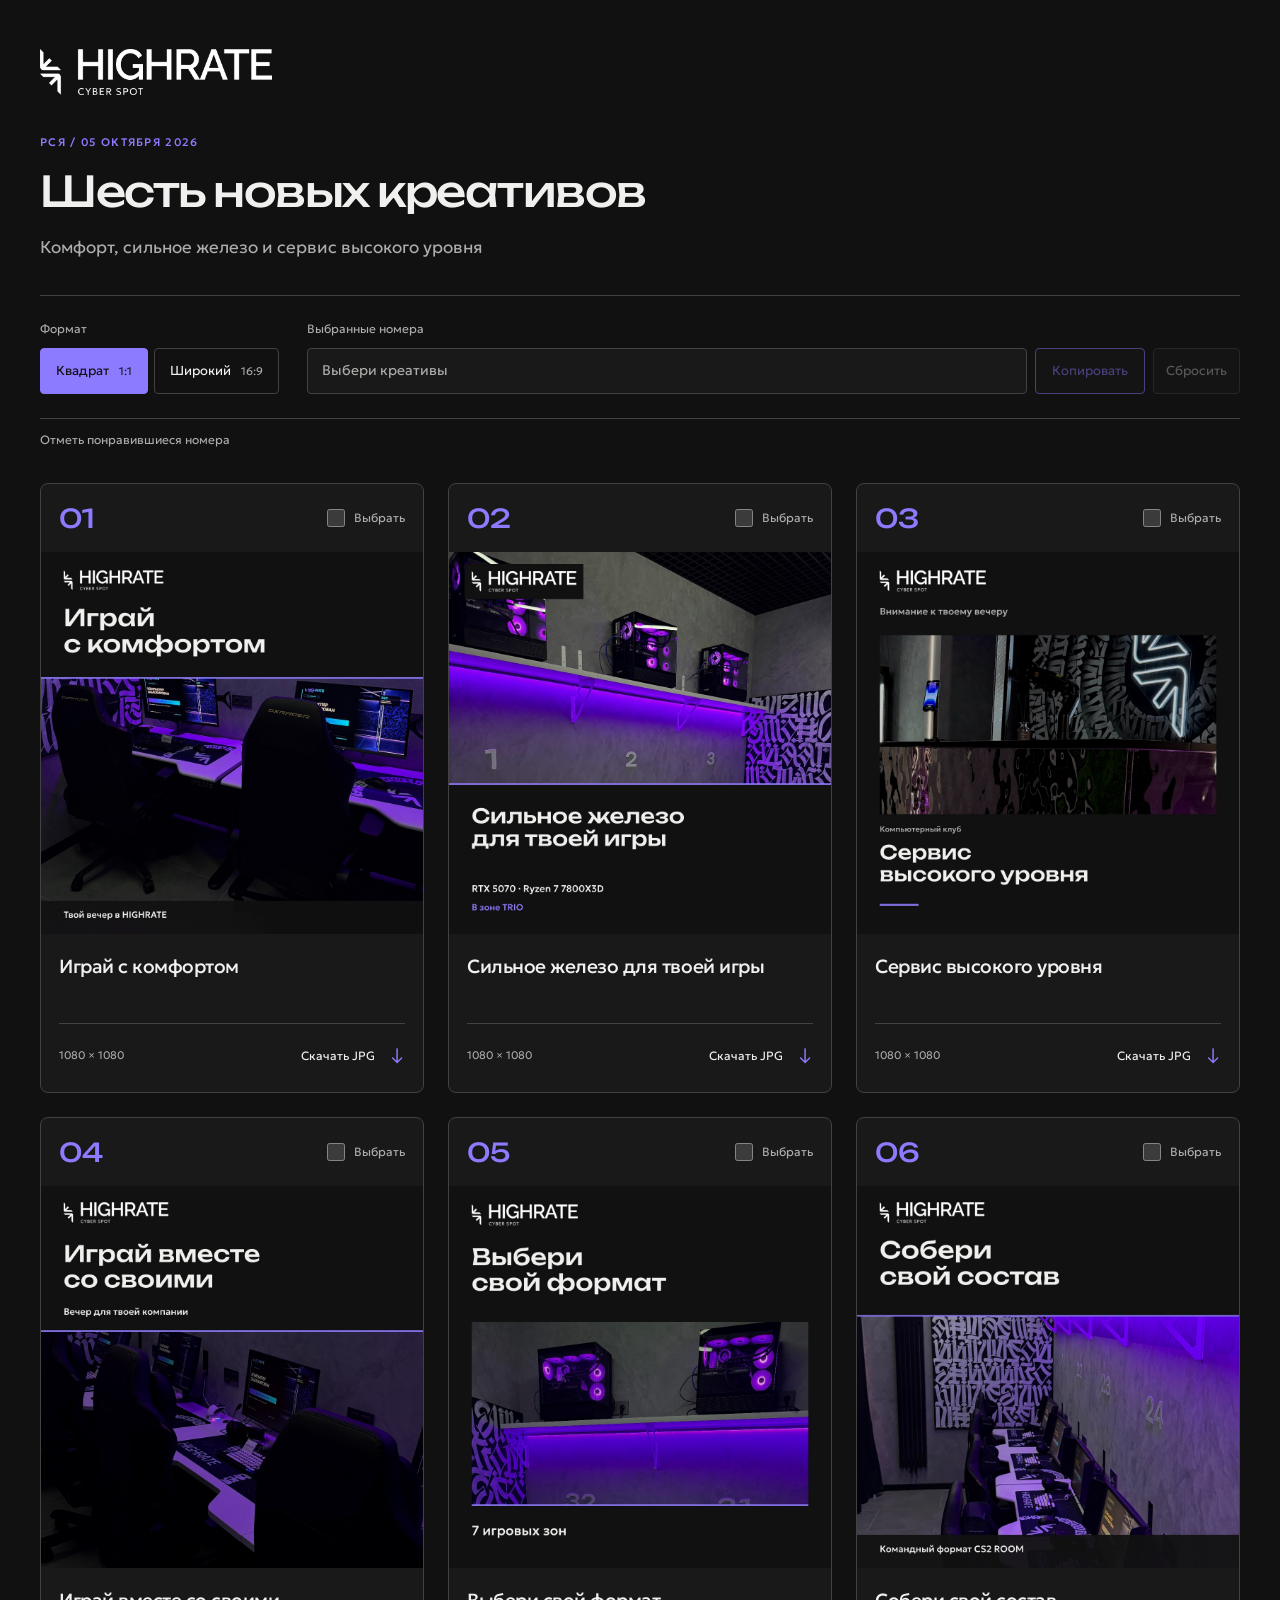
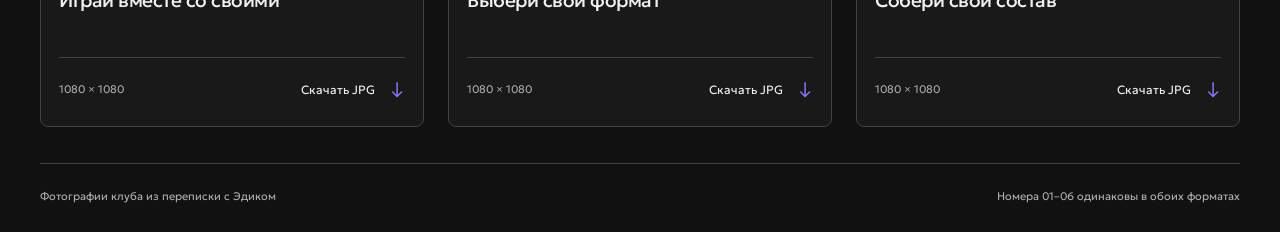
<file: rsya-2026-10-05/index.html>
<!doctype html>
<html lang="ru">
<head>
  <meta charset="utf-8">
  <meta name="viewport" content="width=device-width, initial-scale=1">
  <meta name="color-scheme" content="dark">
  <title>HIGHRATE — Креативы РСЯ 01–06</title>
  <link rel="stylesheet" href="style.css">
  <script src="selection.js" defer></script>
</head>
<body data-format="square">
  <a class="skip-link" href="#creatives">К креативам</a>
  <main class="page">
    <header class="intro">
      <img class="logo" src="assets/logo-white.png" width="232" height="48" alt="HIGHRATE">
      <p class="eyebrow">РСЯ / 05 октября 2026</p>
      <h1>Шесть новых креативов</h1>
      <p class="intro-text">Комфорт, сильное железо и сервис высокого уровня</p>
    </header>

    <section class="toolbar" aria-label="Формат и выбор креативов">
      <div class="format-group">
        <span class="control-label" id="format-label">Формат</span>
        <div class="format-switch" role="group" aria-labelledby="format-label">
          <button type="button" data-format="square" aria-pressed="true">Квадрат <span>1:1</span></button>
          <button type="button" data-format="wide" aria-pressed="false">Широкий <span>16:9</span></button>
        </div>
      </div>
      <div class="selection-group">
        <label class="control-label" for="selection-value">Выбранные номера</label>
        <div class="selection-controls">
          <input id="selection-value" type="text" value="" placeholder="Выбери креативы" readonly aria-describedby="selection-status">
          <button id="copy-selection" class="copy-button" type="button" disabled>Копировать</button>
          <button id="clear-selection" class="clear-button" type="button" disabled>Сбросить</button>
        </div>
      </div>
    </section>
    <p id="selection-status" class="selection-status" role="status" aria-live="polite">Отметь понравившиеся номера</p>

    <section id="creatives" class="creative-grid" aria-label="Креативы 01–06">
      <article class="creative-card" data-number="01">
        <div class="card-top"><span class="creative-number">01</span><label class="select-label"><input type="checkbox" name="creative" value="01"><span>Выбрать</span></label></div>
        <a class="image-link" href="assets/RSYA-01-square.jpg" target="_blank" rel="noopener" aria-label="Открыть креатив 01 в полном размере"><img src="assets/RSYA-01-square.jpg" width="1080" height="1080" decoding="async" alt="Креатив 01 — Играй с комфортом"></a>
        <div class="card-info"><h2>Играй с комфортом</h2><div class="card-bottom"><span class="image-size">1080 × 1080</span><a class="download-link" href="assets/RSYA-01-square.jpg" download="RSYA-01-square.jpg" aria-label="Скачать креатив 01 в JPG">Скачать JPG <span aria-hidden="true">↓</span></a></div></div>
      </article>
      <article class="creative-card" data-number="02">
        <div class="card-top"><span class="creative-number">02</span><label class="select-label"><input type="checkbox" name="creative" value="02"><span>Выбрать</span></label></div>
        <a class="image-link" href="assets/RSYA-02-square.jpg" target="_blank" rel="noopener" aria-label="Открыть креатив 02 в полном размере"><img src="assets/RSYA-02-square.jpg" width="1080" height="1080" decoding="async" alt="Креатив 02 — Сильное железо для твоей игры"></a>
        <div class="card-info"><h2>Сильное железо для твоей игры</h2><div class="card-bottom"><span class="image-size">1080 × 1080</span><a class="download-link" href="assets/RSYA-02-square.jpg" download="RSYA-02-square.jpg" aria-label="Скачать креатив 02 в JPG">Скачать JPG <span aria-hidden="true">↓</span></a></div></div>
      </article>
      <article class="creative-card" data-number="03">
        <div class="card-top"><span class="creative-number">03</span><label class="select-label"><input type="checkbox" name="creative" value="03"><span>Выбрать</span></label></div>
        <a class="image-link" href="assets/RSYA-03-square.jpg" target="_blank" rel="noopener" aria-label="Открыть креатив 03 в полном размере"><img src="assets/RSYA-03-square.jpg" width="1080" height="1080" decoding="async" alt="Креатив 03 — Сервис высокого уровня"></a>
        <div class="card-info"><h2>Сервис высокого уровня</h2><div class="card-bottom"><span class="image-size">1080 × 1080</span><a class="download-link" href="assets/RSYA-03-square.jpg" download="RSYA-03-square.jpg" aria-label="Скачать креатив 03 в JPG">Скачать JPG <span aria-hidden="true">↓</span></a></div></div>
      </article>
      <article class="creative-card" data-number="04">
        <div class="card-top"><span class="creative-number">04</span><label class="select-label"><input type="checkbox" name="creative" value="04"><span>Выбрать</span></label></div>
        <a class="image-link" href="assets/RSYA-04-square.jpg" target="_blank" rel="noopener" aria-label="Открыть креатив 04 в полном размере"><img src="assets/RSYA-04-square.jpg" width="1080" height="1080" loading="lazy" decoding="async" alt="Креатив 04 — Играй вместе со своими"></a>
        <div class="card-info"><h2>Играй вместе со своими</h2><div class="card-bottom"><span class="image-size">1080 × 1080</span><a class="download-link" href="assets/RSYA-04-square.jpg" download="RSYA-04-square.jpg" aria-label="Скачать креатив 04 в JPG">Скачать JPG <span aria-hidden="true">↓</span></a></div></div>
      </article>
      <article class="creative-card" data-number="05">
        <div class="card-top"><span class="creative-number">05</span><label class="select-label"><input type="checkbox" name="creative" value="05"><span>Выбрать</span></label></div>
        <a class="image-link" href="assets/RSYA-05-square.jpg" target="_blank" rel="noopener" aria-label="Открыть креатив 05 в полном размере"><img src="assets/RSYA-05-square.jpg" width="1080" height="1080" loading="lazy" decoding="async" alt="Креатив 05 — Выбери свой формат"></a>
        <div class="card-info"><h2>Выбери свой формат</h2><div class="card-bottom"><span class="image-size">1080 × 1080</span><a class="download-link" href="assets/RSYA-05-square.jpg" download="RSYA-05-square.jpg" aria-label="Скачать креатив 05 в JPG">Скачать JPG <span aria-hidden="true">↓</span></a></div></div>
      </article>
      <article class="creative-card" data-number="06">
        <div class="card-top"><span class="creative-number">06</span><label class="select-label"><input type="checkbox" name="creative" value="06"><span>Выбрать</span></label></div>
        <a class="image-link" href="assets/RSYA-06-square.jpg" target="_blank" rel="noopener" aria-label="Открыть креатив 06 в полном размере"><img src="assets/RSYA-06-square.jpg" width="1080" height="1080" loading="lazy" decoding="async" alt="Креатив 06 — Собери свой состав"></a>
        <div class="card-info"><h2>Собери свой состав</h2><div class="card-bottom"><span class="image-size">1080 × 1080</span><a class="download-link" href="assets/RSYA-06-square.jpg" download="RSYA-06-square.jpg" aria-label="Скачать креатив 06 в JPG">Скачать JPG <span aria-hidden="true">↓</span></a></div></div>
      </article>
    </section>
    <footer><p>Фотографии клуба из переписки с Эдиком</p><p>Номера 01–06 одинаковы в обоих форматах</p></footer>
  </main>
</body>
</html>
</file>
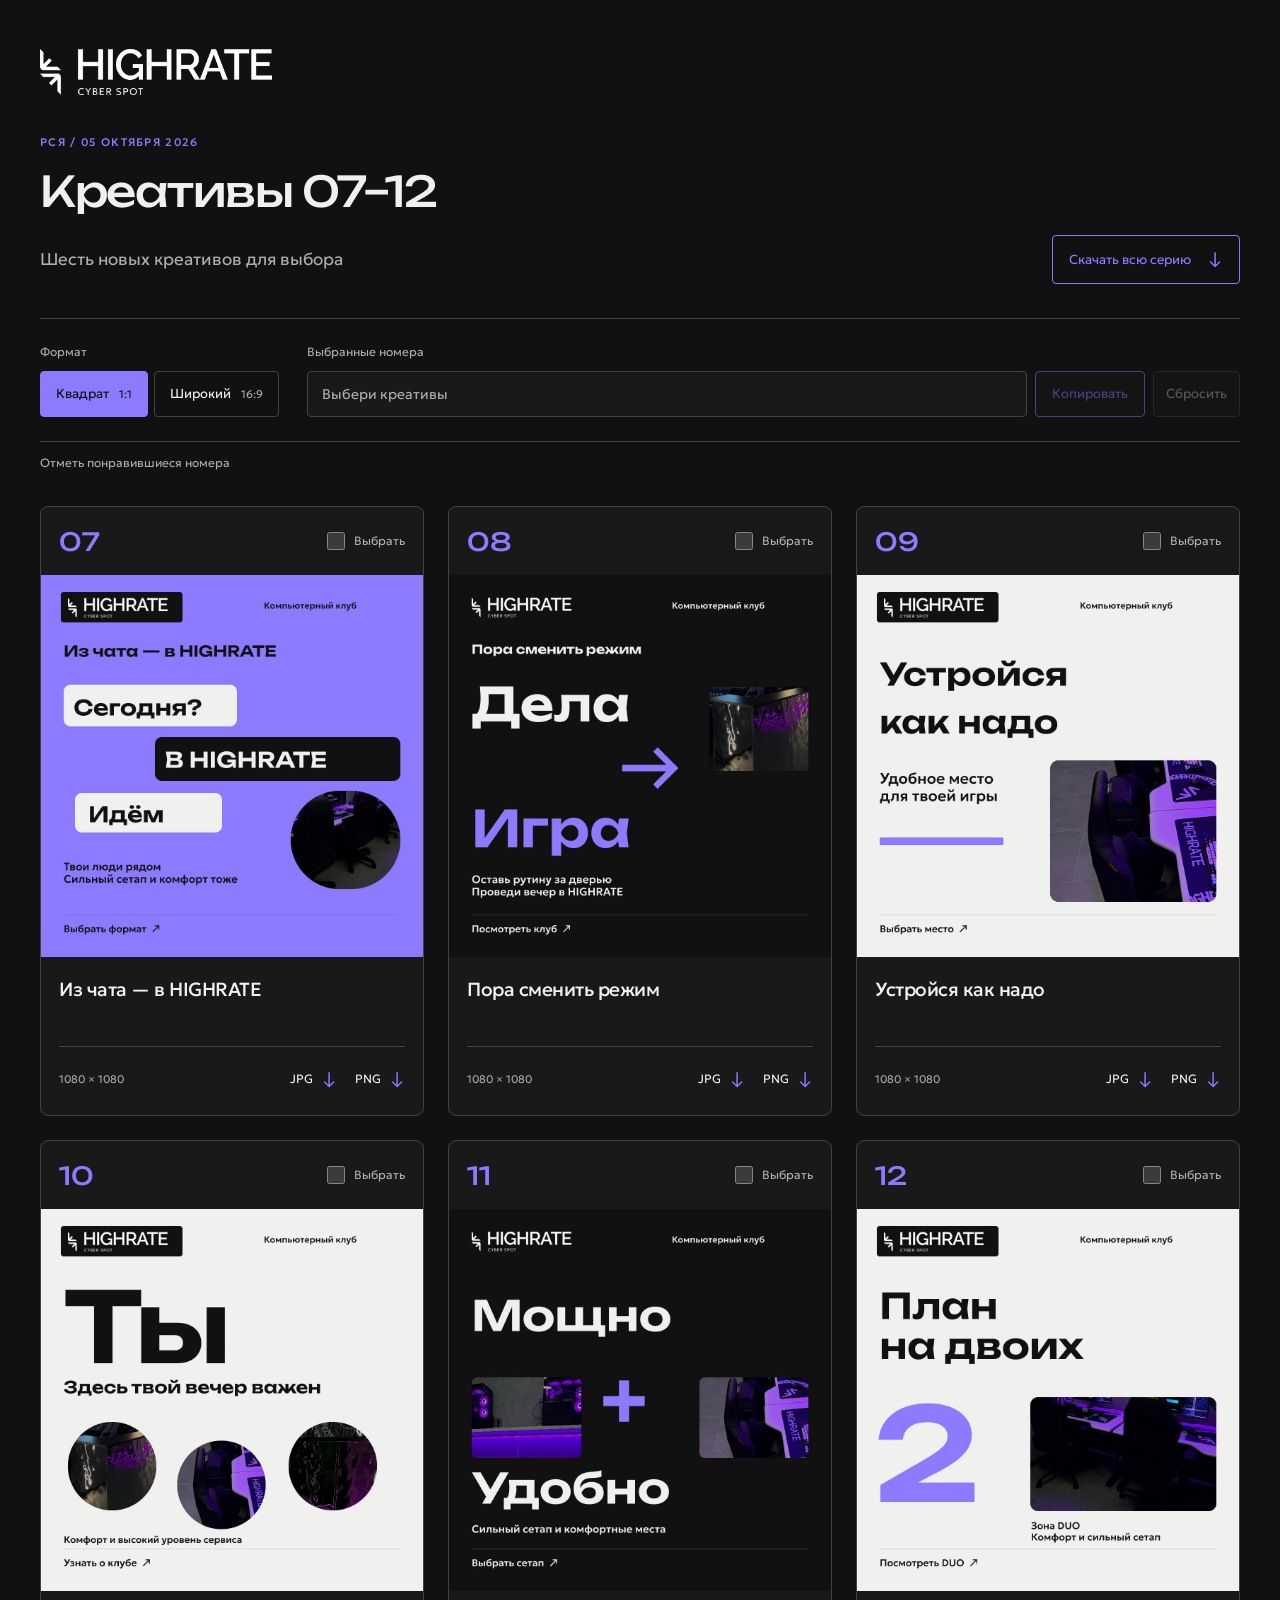
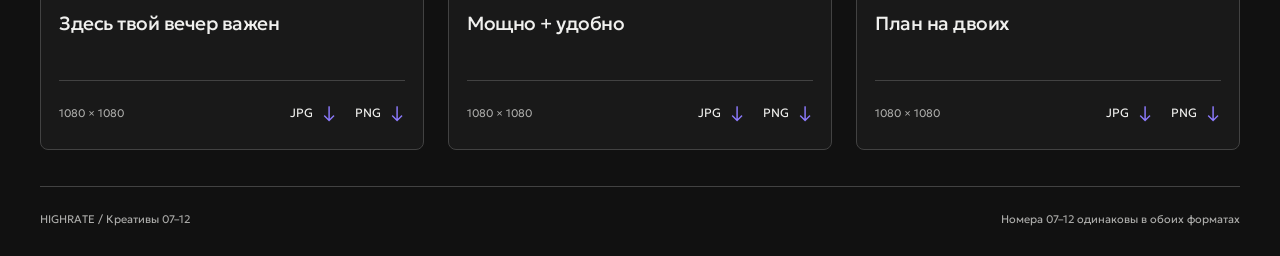
<file: rsya-b-2026-10-05/index.html>
<!doctype html>
<html lang="ru">
<head>
  <meta charset="utf-8">
  <meta name="viewport" content="width=device-width, initial-scale=1">
  <meta name="color-scheme" content="dark">
  <title>HIGHRATE — Креативы РСЯ 07–12</title>
  <link rel="stylesheet" href="style.css">
  <script src="selection.js" defer></script>
</head>
<body data-format="square">
  <a class="skip-link" href="#creatives">К креативам</a>
  <main class="page">
    <header class="intro">
      <img class="logo" src="assets/logo-white.png" width="232" height="48" alt="HIGHRATE">
      <p class="eyebrow">РСЯ / 05 октября 2026</p>
      <h1>Креативы 07–12</h1>
      <div class="intro-bottom">
        <p class="intro-text">Шесть новых креативов для выбора</p>
        <a class="archive-link" href="HIGHRATE-RSYA-07-12-2026-10-05.zip" download>Скачать всю серию <span aria-hidden="true">↓</span></a>
      </div>
    </header>

    <section class="toolbar" aria-label="Формат и выбор креативов">
      <div class="format-group">
        <span class="control-label" id="format-label">Формат</span>
        <div class="format-switch" role="group" aria-labelledby="format-label">
          <button type="button" data-format="square" aria-pressed="true">Квадрат <span>1:1</span></button>
          <button type="button" data-format="wide" aria-pressed="false">Широкий <span>16:9</span></button>
        </div>
      </div>
      <div class="selection-group">
        <label class="control-label" for="selection-value">Выбранные номера</label>
        <div class="selection-controls">
          <input id="selection-value" type="text" value="" placeholder="Выбери креативы" readonly aria-describedby="selection-status">
          <button id="copy-selection" class="copy-button" type="button" disabled>Копировать</button>
          <button id="clear-selection" class="clear-button" type="button" disabled>Сбросить</button>
        </div>
      </div>
    </section>
    <p id="selection-status" class="selection-status" role="status" aria-live="polite">Отметь понравившиеся номера</p>

    <section id="creatives" class="creative-grid" aria-label="Креативы новой серии 07–12">
      <article class="creative-card" data-number="07">
        <div class="card-top"><span class="creative-number">07</span><label class="select-label"><input type="checkbox" name="creative" value="07"><span>Выбрать</span></label></div>
        <a class="image-link" href="assets/RSYA-07-square.jpg" target="_blank" rel="noopener" aria-label="Открыть креатив 07 в полном размере"><img src="assets/RSYA-07-square.jpg" width="1080" height="1080" decoding="async" alt="Креатив 07 — Из чата — в HIGHRATE"></a>
        <div class="card-info"><h2>Из чата — в HIGHRATE</h2><div class="card-bottom"><span class="image-size">1080 × 1080</span><div class="downloads"><a class="download-jpg" href="assets/RSYA-07-square.jpg" download="RSYA-07-square.jpg" aria-label="Скачать креатив 07 в JPG">JPG <span aria-hidden="true">↓</span></a><a class="download-png" href="exports/RSYA-07-square.png" download="RSYA-07-square.png" aria-label="Скачать креатив 07 в PNG">PNG <span aria-hidden="true">↓</span></a></div></div></div>
      </article>
      <article class="creative-card" data-number="08">
        <div class="card-top"><span class="creative-number">08</span><label class="select-label"><input type="checkbox" name="creative" value="08"><span>Выбрать</span></label></div>
        <a class="image-link" href="assets/RSYA-08-square.jpg" target="_blank" rel="noopener" aria-label="Открыть креатив 08 в полном размере"><img src="assets/RSYA-08-square.jpg" width="1080" height="1080" decoding="async" alt="Креатив 08 — Пора сменить режим"></a>
        <div class="card-info"><h2>Пора сменить режим</h2><div class="card-bottom"><span class="image-size">1080 × 1080</span><div class="downloads"><a class="download-jpg" href="assets/RSYA-08-square.jpg" download="RSYA-08-square.jpg" aria-label="Скачать креатив 08 в JPG">JPG <span aria-hidden="true">↓</span></a><a class="download-png" href="exports/RSYA-08-square.png" download="RSYA-08-square.png" aria-label="Скачать креатив 08 в PNG">PNG <span aria-hidden="true">↓</span></a></div></div></div>
      </article>
      <article class="creative-card" data-number="09">
        <div class="card-top"><span class="creative-number">09</span><label class="select-label"><input type="checkbox" name="creative" value="09"><span>Выбрать</span></label></div>
        <a class="image-link" href="assets/RSYA-09-square.jpg" target="_blank" rel="noopener" aria-label="Открыть креатив 09 в полном размере"><img src="assets/RSYA-09-square.jpg" width="1080" height="1080" decoding="async" alt="Креатив 09 — Устройся как надо"></a>
        <div class="card-info"><h2>Устройся как надо</h2><div class="card-bottom"><span class="image-size">1080 × 1080</span><div class="downloads"><a class="download-jpg" href="assets/RSYA-09-square.jpg" download="RSYA-09-square.jpg" aria-label="Скачать креатив 09 в JPG">JPG <span aria-hidden="true">↓</span></a><a class="download-png" href="exports/RSYA-09-square.png" download="RSYA-09-square.png" aria-label="Скачать креатив 09 в PNG">PNG <span aria-hidden="true">↓</span></a></div></div></div>
      </article>
      <article class="creative-card" data-number="10">
        <div class="card-top"><span class="creative-number">10</span><label class="select-label"><input type="checkbox" name="creative" value="10"><span>Выбрать</span></label></div>
        <a class="image-link" href="assets/RSYA-10-square.jpg" target="_blank" rel="noopener" aria-label="Открыть креатив 10 в полном размере"><img src="assets/RSYA-10-square.jpg" width="1080" height="1080" loading="lazy" decoding="async" alt="Креатив 10 — Здесь твой вечер важен"></a>
        <div class="card-info"><h2>Здесь твой вечер важен</h2><div class="card-bottom"><span class="image-size">1080 × 1080</span><div class="downloads"><a class="download-jpg" href="assets/RSYA-10-square.jpg" download="RSYA-10-square.jpg" aria-label="Скачать креатив 10 в JPG">JPG <span aria-hidden="true">↓</span></a><a class="download-png" href="exports/RSYA-10-square.png" download="RSYA-10-square.png" aria-label="Скачать креатив 10 в PNG">PNG <span aria-hidden="true">↓</span></a></div></div></div>
      </article>
      <article class="creative-card" data-number="11">
        <div class="card-top"><span class="creative-number">11</span><label class="select-label"><input type="checkbox" name="creative" value="11"><span>Выбрать</span></label></div>
        <a class="image-link" href="assets/RSYA-11-square.jpg" target="_blank" rel="noopener" aria-label="Открыть креатив 11 в полном размере"><img src="assets/RSYA-11-square.jpg" width="1080" height="1080" loading="lazy" decoding="async" alt="Креатив 11 — Мощно + удобно"></a>
        <div class="card-info"><h2>Мощно + удобно</h2><div class="card-bottom"><span class="image-size">1080 × 1080</span><div class="downloads"><a class="download-jpg" href="assets/RSYA-11-square.jpg" download="RSYA-11-square.jpg" aria-label="Скачать креатив 11 в JPG">JPG <span aria-hidden="true">↓</span></a><a class="download-png" href="exports/RSYA-11-square.png" download="RSYA-11-square.png" aria-label="Скачать креатив 11 в PNG">PNG <span aria-hidden="true">↓</span></a></div></div></div>
      </article>
      <article class="creative-card" data-number="12">
        <div class="card-top"><span class="creative-number">12</span><label class="select-label"><input type="checkbox" name="creative" value="12"><span>Выбрать</span></label></div>
        <a class="image-link" href="assets/RSYA-12-square.jpg" target="_blank" rel="noopener" aria-label="Открыть креатив 12 в полном размере"><img src="assets/RSYA-12-square.jpg" width="1080" height="1080" loading="lazy" decoding="async" alt="Креатив 12 — План на двоих"></a>
        <div class="card-info"><h2>План на двоих</h2><div class="card-bottom"><span class="image-size">1080 × 1080</span><div class="downloads"><a class="download-jpg" href="assets/RSYA-12-square.jpg" download="RSYA-12-square.jpg" aria-label="Скачать креатив 12 в JPG">JPG <span aria-hidden="true">↓</span></a><a class="download-png" href="exports/RSYA-12-square.png" download="RSYA-12-square.png" aria-label="Скачать креатив 12 в PNG">PNG <span aria-hidden="true">↓</span></a></div></div></div>
      </article>
    </section>
    <footer><p>HIGHRATE / Креативы 07–12</p><p>Номера 07–12 одинаковы в обоих форматах</p></footer>
  </main>
</body>
</html>
</file>
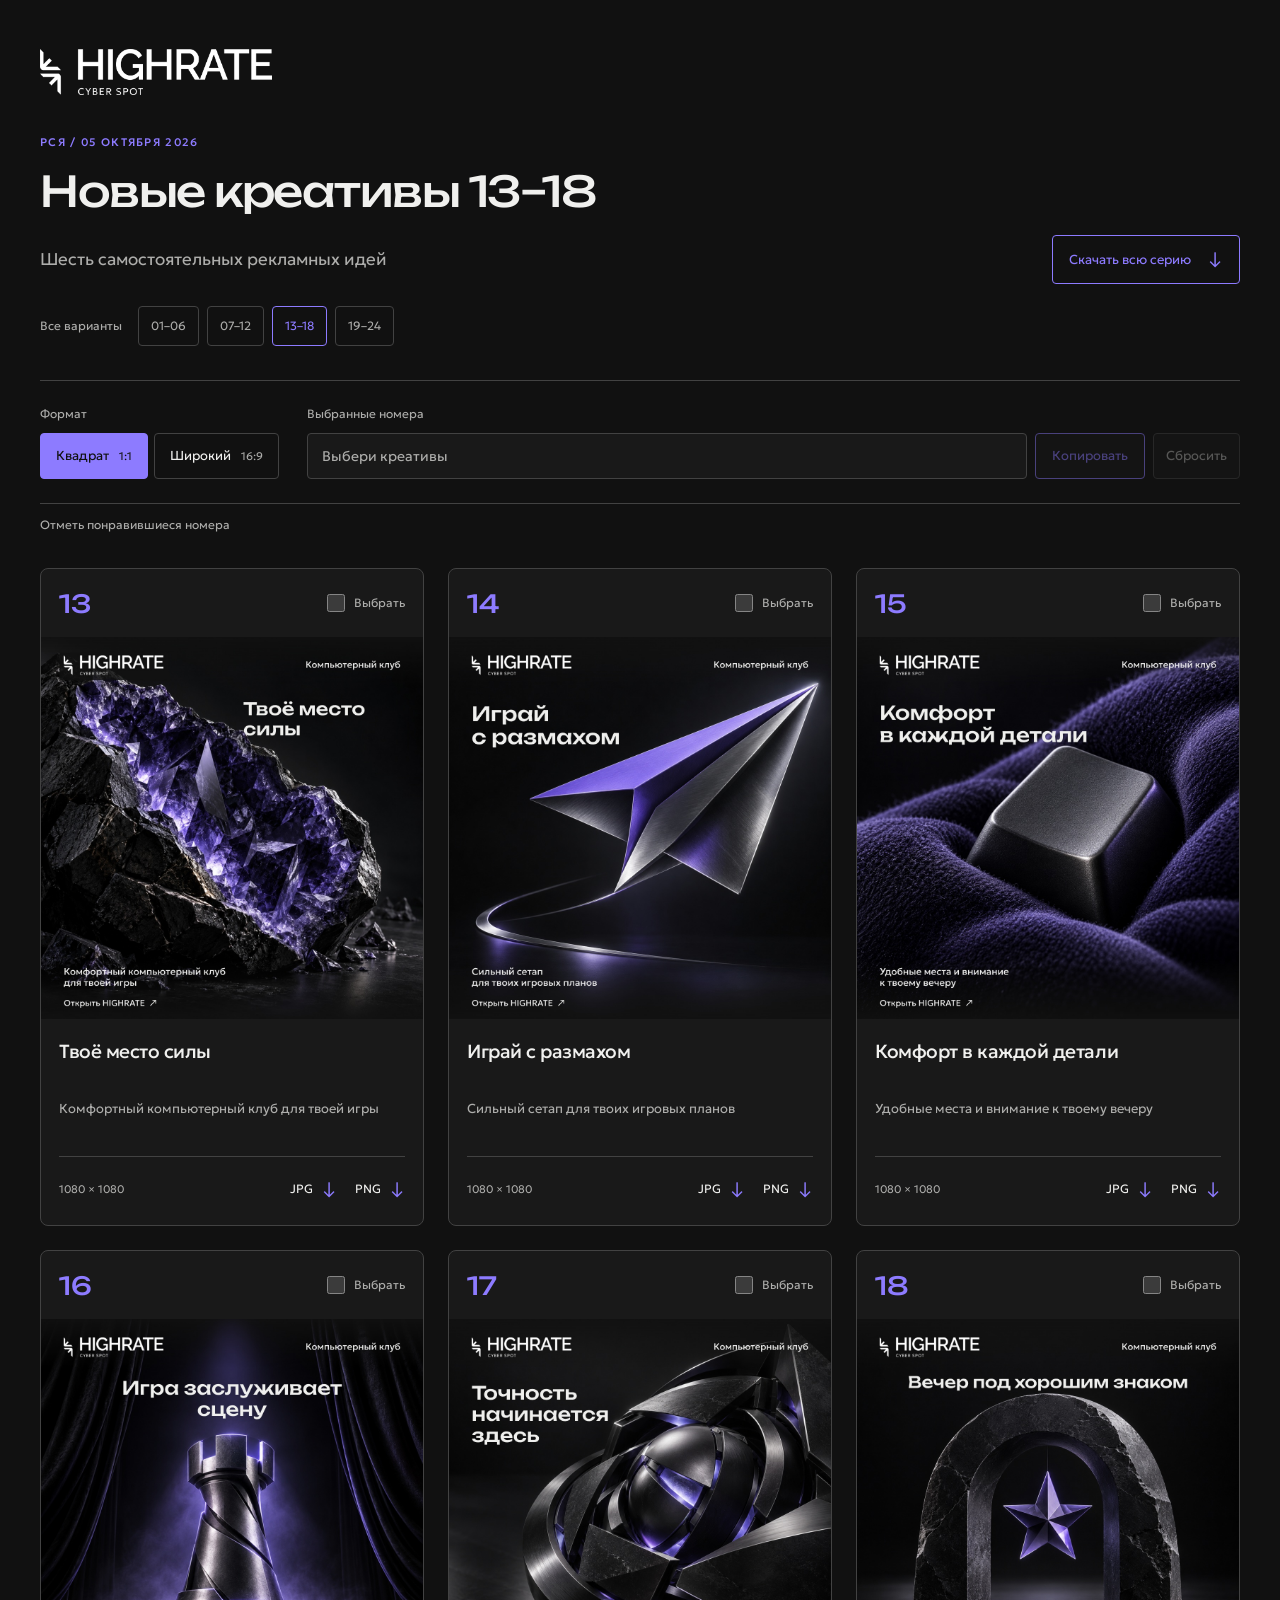
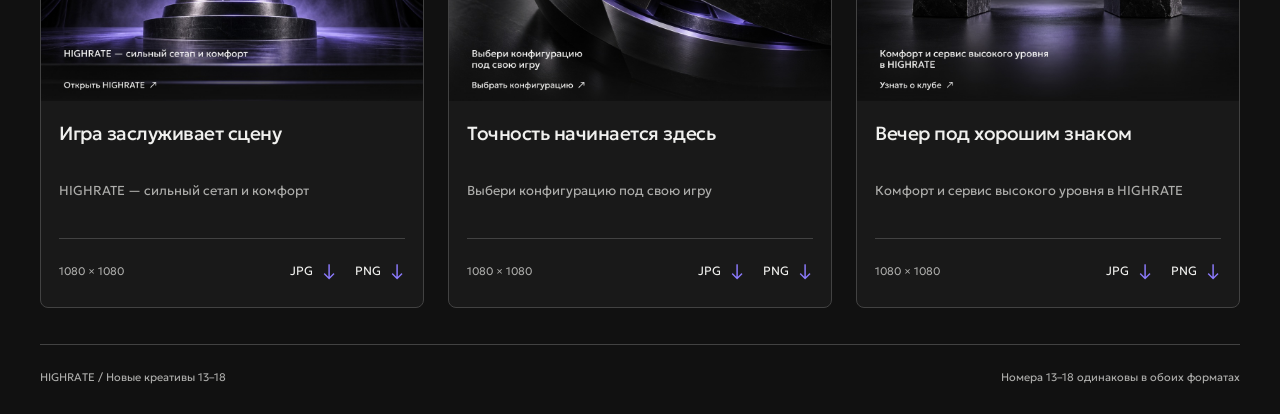
<file: rsya-c-2026-10-05/index.html>
<!doctype html>
<html lang="ru">
<head>
  <meta charset="utf-8">
  <meta name="viewport" content="width=device-width, initial-scale=1">
  <meta name="color-scheme" content="dark">
  <title>HIGHRATE — Новые креативы 13–18 для РСЯ</title>
  <link rel="stylesheet" href="style.css">
  <script src="selection.js" defer></script>
</head>
<body data-format="square">
  <a class="skip-link" href="#creatives">К креативам</a>
  <main class="page">
    <header class="intro">
      <img class="logo" src="assets/logo-white.png" width="232" height="48" alt="HIGHRATE">
      <p class="eyebrow">РСЯ / 05 октября 2026</p>
      <h1>Новые креативы 13–18</h1>
      <div class="intro-bottom">
        <p class="intro-text">Шесть самостоятельных рекламных идей</p>
        <a class="archive-link" href="HIGHRATE-RSYA-13-18-2026-10-05.zip" download>Скачать всю серию <span aria-hidden="true">↓</span></a>
      </div>
      <nav class="series-nav" aria-label="История креативов">
        <span>Все варианты</span>
        <a href="../rsya-2026-10-05/">01–06</a>
        <a href="../rsya-b-2026-10-05/">07–12</a>
        <a href="./" aria-current="page">13–18</a>
        <a href="../rsya-d-2026-10-05/">19–24</a>
      </nav>
    </header>

    <section class="toolbar" aria-label="Формат и выбор креативов">
      <div class="format-group">
        <span class="control-label" id="format-label">Формат</span>
        <div class="format-switch" role="group" aria-labelledby="format-label">
          <button type="button" data-format="square" aria-pressed="true">Квадрат <span>1:1</span></button>
          <button type="button" data-format="wide" aria-pressed="false">Широкий <span>16:9</span></button>
        </div>
      </div>
      <div class="selection-group">
        <label class="control-label" for="selection-value">Выбранные номера</label>
        <div class="selection-controls">
          <input id="selection-value" type="text" value="" placeholder="Выбери креативы" readonly aria-describedby="selection-status">
          <button id="copy-selection" class="copy-button" type="button" disabled>Копировать</button>
          <button id="clear-selection" class="clear-button" type="button" disabled>Сбросить</button>
        </div>
      </div>
    </section>
    <p id="selection-status" class="selection-status" role="status" aria-live="polite">Отметь понравившиеся номера</p>

    <section id="creatives" class="creative-grid" aria-label="Креативы новой серии 13–18">
      <article class="creative-card" data-number="13">
        <div class="card-top"><span class="creative-number">13</span><label class="select-label"><input type="checkbox" name="creative" value="13"><span>Выбрать</span></label></div>
        <a class="image-link" href="assets/RSYA-13-square.jpg" target="_blank" rel="noopener" aria-label="Открыть креатив 13 в полном размере"><img src="assets/RSYA-13-square.jpg" width="1080" height="1080" decoding="async" alt="Креатив 13 — Твоё место силы"></a>
        <div class="card-info"><h2>Твоё место силы</h2><p class="creative-support">Комфортный компьютерный клуб для твоей игры</p><div class="card-bottom"><span class="image-size">1080 × 1080</span><div class="downloads"><a class="download-jpg" href="assets/RSYA-13-square.jpg" download="RSYA-13-square.jpg" aria-label="Скачать креатив 13 в JPG">JPG <span aria-hidden="true">↓</span></a><a class="download-png" href="exports/RSYA-13-square.png" download="RSYA-13-square.png" aria-label="Скачать креатив 13 в PNG">PNG <span aria-hidden="true">↓</span></a></div></div></div>
      </article>
      <article class="creative-card" data-number="14">
        <div class="card-top"><span class="creative-number">14</span><label class="select-label"><input type="checkbox" name="creative" value="14"><span>Выбрать</span></label></div>
        <a class="image-link" href="assets/RSYA-14-square.jpg" target="_blank" rel="noopener" aria-label="Открыть креатив 14 в полном размере"><img src="assets/RSYA-14-square.jpg" width="1080" height="1080" decoding="async" alt="Креатив 14 — Играй с размахом"></a>
        <div class="card-info"><h2>Играй с размахом</h2><p class="creative-support">Сильный сетап для твоих игровых планов</p><div class="card-bottom"><span class="image-size">1080 × 1080</span><div class="downloads"><a class="download-jpg" href="assets/RSYA-14-square.jpg" download="RSYA-14-square.jpg" aria-label="Скачать креатив 14 в JPG">JPG <span aria-hidden="true">↓</span></a><a class="download-png" href="exports/RSYA-14-square.png" download="RSYA-14-square.png" aria-label="Скачать креатив 14 в PNG">PNG <span aria-hidden="true">↓</span></a></div></div></div>
      </article>
      <article class="creative-card" data-number="15">
        <div class="card-top"><span class="creative-number">15</span><label class="select-label"><input type="checkbox" name="creative" value="15"><span>Выбрать</span></label></div>
        <a class="image-link" href="assets/RSYA-15-square.jpg" target="_blank" rel="noopener" aria-label="Открыть креатив 15 в полном размере"><img src="assets/RSYA-15-square.jpg" width="1080" height="1080" decoding="async" alt="Креатив 15 — Комфорт в каждой детали"></a>
        <div class="card-info"><h2>Комфорт в каждой детали</h2><p class="creative-support">Удобные места и внимание к твоему вечеру</p><div class="card-bottom"><span class="image-size">1080 × 1080</span><div class="downloads"><a class="download-jpg" href="assets/RSYA-15-square.jpg" download="RSYA-15-square.jpg" aria-label="Скачать креатив 15 в JPG">JPG <span aria-hidden="true">↓</span></a><a class="download-png" href="exports/RSYA-15-square.png" download="RSYA-15-square.png" aria-label="Скачать креатив 15 в PNG">PNG <span aria-hidden="true">↓</span></a></div></div></div>
      </article>
      <article class="creative-card" data-number="16">
        <div class="card-top"><span class="creative-number">16</span><label class="select-label"><input type="checkbox" name="creative" value="16"><span>Выбрать</span></label></div>
        <a class="image-link" href="assets/RSYA-16-square.jpg" target="_blank" rel="noopener" aria-label="Открыть креатив 16 в полном размере"><img src="assets/RSYA-16-square.jpg" width="1080" height="1080" loading="lazy" decoding="async" alt="Креатив 16 — Игра заслуживает сцену"></a>
        <div class="card-info"><h2>Игра заслуживает сцену</h2><p class="creative-support">HIGHRATE — сильный сетап и комфорт</p><div class="card-bottom"><span class="image-size">1080 × 1080</span><div class="downloads"><a class="download-jpg" href="assets/RSYA-16-square.jpg" download="RSYA-16-square.jpg" aria-label="Скачать креатив 16 в JPG">JPG <span aria-hidden="true">↓</span></a><a class="download-png" href="exports/RSYA-16-square.png" download="RSYA-16-square.png" aria-label="Скачать креатив 16 в PNG">PNG <span aria-hidden="true">↓</span></a></div></div></div>
      </article>
      <article class="creative-card" data-number="17">
        <div class="card-top"><span class="creative-number">17</span><label class="select-label"><input type="checkbox" name="creative" value="17"><span>Выбрать</span></label></div>
        <a class="image-link" href="assets/RSYA-17-square.jpg" target="_blank" rel="noopener" aria-label="Открыть креатив 17 в полном размере"><img src="assets/RSYA-17-square.jpg" width="1080" height="1080" loading="lazy" decoding="async" alt="Креатив 17 — Точность начинается здесь"></a>
        <div class="card-info"><h2>Точность начинается здесь</h2><p class="creative-support">Выбери конфигурацию под свою игру</p><div class="card-bottom"><span class="image-size">1080 × 1080</span><div class="downloads"><a class="download-jpg" href="assets/RSYA-17-square.jpg" download="RSYA-17-square.jpg" aria-label="Скачать креатив 17 в JPG">JPG <span aria-hidden="true">↓</span></a><a class="download-png" href="exports/RSYA-17-square.png" download="RSYA-17-square.png" aria-label="Скачать креатив 17 в PNG">PNG <span aria-hidden="true">↓</span></a></div></div></div>
      </article>
      <article class="creative-card" data-number="18">
        <div class="card-top"><span class="creative-number">18</span><label class="select-label"><input type="checkbox" name="creative" value="18"><span>Выбрать</span></label></div>
        <a class="image-link" href="assets/RSYA-18-square.jpg" target="_blank" rel="noopener" aria-label="Открыть креатив 18 в полном размере"><img src="assets/RSYA-18-square.jpg" width="1080" height="1080" loading="lazy" decoding="async" alt="Креатив 18 — Вечер под хорошим знаком"></a>
        <div class="card-info"><h2>Вечер под хорошим знаком</h2><p class="creative-support">Комфорт и сервис высокого уровня в HIGHRATE</p><div class="card-bottom"><span class="image-size">1080 × 1080</span><div class="downloads"><a class="download-jpg" href="assets/RSYA-18-square.jpg" download="RSYA-18-square.jpg" aria-label="Скачать креатив 18 в JPG">JPG <span aria-hidden="true">↓</span></a><a class="download-png" href="exports/RSYA-18-square.png" download="RSYA-18-square.png" aria-label="Скачать креатив 18 в PNG">PNG <span aria-hidden="true">↓</span></a></div></div></div>
      </article>
    </section>
    <footer><p>HIGHRATE / Новые креативы 13–18</p><p>Номера 13–18 одинаковы в обоих форматах</p></footer>
  </main>
</body>
</html>
</file>
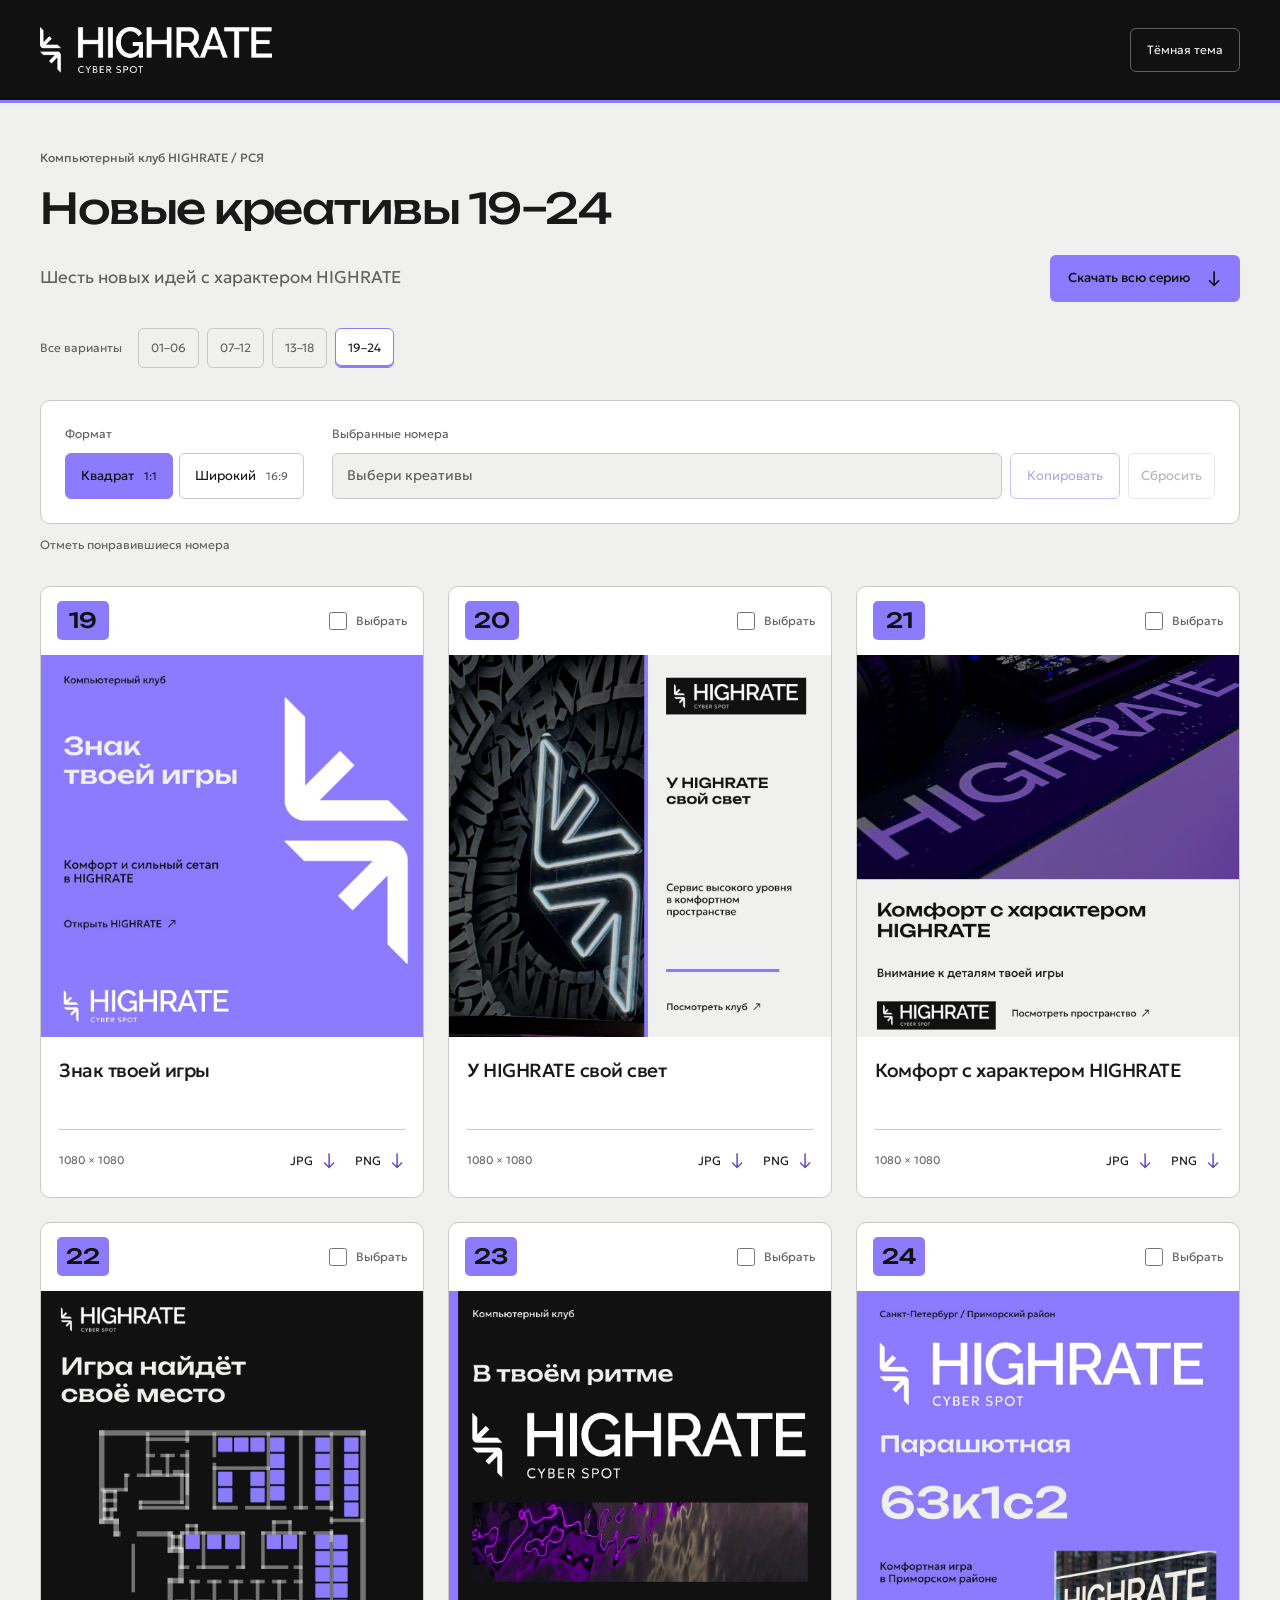
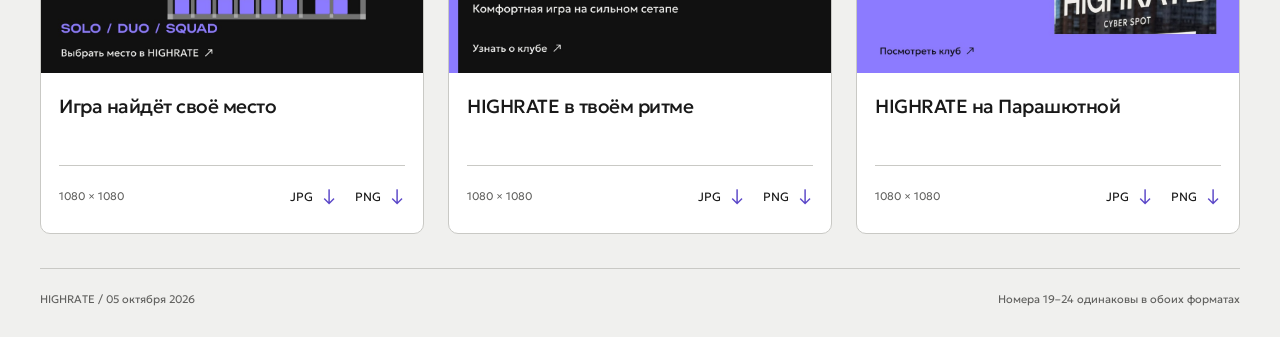
<file: rsya-d-2026-10-05/index.html>
<!doctype html>
<html lang="ru">
<head>
  <meta charset="utf-8">
  <meta name="viewport" content="width=device-width, initial-scale=1">
  <meta name="color-scheme" content="light dark">
  <title>HIGHRATE — Новые креативы 19–24 для РСЯ</title>
  <link rel="stylesheet" href="style.css">
  <script src="selection.js" defer></script>
</head>
<body data-format="square" data-theme="light">
  <a class="skip-link" href="#creatives">К креативам</a>
  <div class="brand-bar">
    <div class="brand-bar-inner">
      <img class="logo" src="assets/logo-white.png" width="232" height="48" alt="HIGHRATE">
      <button id="theme-toggle" type="button" aria-pressed="false">Тёмная тема</button>
    </div>
  </div>
  <main class="page">
    <header class="intro">
      <p class="eyebrow">Компьютерный клуб HIGHRATE / РСЯ</p>
      <h1>Новые креативы 19–24</h1>
      <div class="intro-bottom">
        <p class="intro-text">Шесть новых идей с характером HIGHRATE</p>
        <a class="archive-link" href="HIGHRATE-RSYA-19-24-2026-10-05.zip" download>Скачать всю серию <span aria-hidden="true">↓</span></a>
      </div>
      <nav class="series-nav" aria-label="История креативов">
        <span>Все варианты</span>
        <a href="../rsya-2026-10-05/">01–06</a>
        <a href="../rsya-b-2026-10-05/">07–12</a>
        <a href="../rsya-c-2026-10-05/">13–18</a>
        <a href="./" aria-current="page">19–24</a>
      </nav>
    </header>

    <section class="toolbar" aria-label="Формат и выбор креативов">
      <div class="format-group">
        <span class="control-label" id="format-label">Формат</span>
        <div class="format-switch" role="group" aria-labelledby="format-label">
          <button type="button" data-format="square" aria-pressed="true">Квадрат <span>1:1</span></button>
          <button type="button" data-format="wide" aria-pressed="false">Широкий <span>16:9</span></button>
        </div>
      </div>
      <div class="selection-group">
        <label class="control-label" for="selection-value">Выбранные номера</label>
        <div class="selection-controls">
          <input id="selection-value" type="text" value="" placeholder="Выбери креативы" readonly aria-describedby="selection-status">
          <button id="copy-selection" class="copy-button" type="button" disabled>Копировать</button>
          <button id="clear-selection" class="clear-button" type="button" disabled>Сбросить</button>
        </div>
      </div>
    </section>
    <p id="selection-status" class="selection-status" role="status" aria-live="polite">Отметь понравившиеся номера</p>

    <section id="creatives" class="creative-grid" aria-label="Креативы 19–24">
      <article class="creative-card" data-number="19">
        <div class="card-top"><span class="creative-number">19</span><label class="select-label"><input type="checkbox" name="creative" value="19"><span>Выбрать</span></label></div>
        <a class="image-link" href="assets/RSYA-19-square.jpg" target="_blank" rel="noopener" aria-label="Открыть креатив 19 в полном размере"><img src="assets/RSYA-19-square.jpg" width="1080" height="1080" decoding="async" alt="Креатив 19 — Знак твоей игры"></a>
        <div class="card-info"><h2>Знак твоей игры</h2><div class="card-bottom"><span class="image-size">1080 × 1080</span><div class="downloads"><a class="download-jpg" href="assets/RSYA-19-square.jpg" download="RSYA-19-square.jpg" aria-label="Скачать креатив 19 в JPG">JPG <span aria-hidden="true">↓</span></a><a class="download-png" href="exports/RSYA-19-square.png" download="RSYA-19-square.png" aria-label="Скачать креатив 19 в PNG">PNG <span aria-hidden="true">↓</span></a></div></div></div>
      </article>
      <article class="creative-card" data-number="20">
        <div class="card-top"><span class="creative-number">20</span><label class="select-label"><input type="checkbox" name="creative" value="20"><span>Выбрать</span></label></div>
        <a class="image-link" href="assets/RSYA-20-square.jpg" target="_blank" rel="noopener" aria-label="Открыть креатив 20 в полном размере"><img src="assets/RSYA-20-square.jpg" width="1080" height="1080" decoding="async" alt="Креатив 20 — У HIGHRATE свой свет"></a>
        <div class="card-info"><h2>У HIGHRATE свой свет</h2><div class="card-bottom"><span class="image-size">1080 × 1080</span><div class="downloads"><a class="download-jpg" href="assets/RSYA-20-square.jpg" download="RSYA-20-square.jpg" aria-label="Скачать креатив 20 в JPG">JPG <span aria-hidden="true">↓</span></a><a class="download-png" href="exports/RSYA-20-square.png" download="RSYA-20-square.png" aria-label="Скачать креатив 20 в PNG">PNG <span aria-hidden="true">↓</span></a></div></div></div>
      </article>
      <article class="creative-card" data-number="21">
        <div class="card-top"><span class="creative-number">21</span><label class="select-label"><input type="checkbox" name="creative" value="21"><span>Выбрать</span></label></div>
        <a class="image-link" href="assets/RSYA-21-square.jpg" target="_blank" rel="noopener" aria-label="Открыть креатив 21 в полном размере"><img src="assets/RSYA-21-square.jpg" width="1080" height="1080" decoding="async" alt="Креатив 21 — Комфорт с характером HIGHRATE"></a>
        <div class="card-info"><h2>Комфорт с характером HIGHRATE</h2><div class="card-bottom"><span class="image-size">1080 × 1080</span><div class="downloads"><a class="download-jpg" href="assets/RSYA-21-square.jpg" download="RSYA-21-square.jpg" aria-label="Скачать креатив 21 в JPG">JPG <span aria-hidden="true">↓</span></a><a class="download-png" href="exports/RSYA-21-square.png" download="RSYA-21-square.png" aria-label="Скачать креатив 21 в PNG">PNG <span aria-hidden="true">↓</span></a></div></div></div>
      </article>
      <article class="creative-card" data-number="22">
        <div class="card-top"><span class="creative-number">22</span><label class="select-label"><input type="checkbox" name="creative" value="22"><span>Выбрать</span></label></div>
        <a class="image-link" href="assets/RSYA-22-square.jpg" target="_blank" rel="noopener" aria-label="Открыть креатив 22 в полном размере"><img src="assets/RSYA-22-square.jpg" width="1080" height="1080" loading="lazy" decoding="async" alt="Креатив 22 — Игра найдёт своё место"></a>
        <div class="card-info"><h2>Игра найдёт своё место</h2><div class="card-bottom"><span class="image-size">1080 × 1080</span><div class="downloads"><a class="download-jpg" href="assets/RSYA-22-square.jpg" download="RSYA-22-square.jpg" aria-label="Скачать креатив 22 в JPG">JPG <span aria-hidden="true">↓</span></a><a class="download-png" href="exports/RSYA-22-square.png" download="RSYA-22-square.png" aria-label="Скачать креатив 22 в PNG">PNG <span aria-hidden="true">↓</span></a></div></div></div>
      </article>
      <article class="creative-card" data-number="23">
        <div class="card-top"><span class="creative-number">23</span><label class="select-label"><input type="checkbox" name="creative" value="23"><span>Выбрать</span></label></div>
        <a class="image-link" href="assets/RSYA-23-square.jpg" target="_blank" rel="noopener" aria-label="Открыть креатив 23 в полном размере"><img src="assets/RSYA-23-square.jpg" width="1080" height="1080" loading="lazy" decoding="async" alt="Креатив 23 — HIGHRATE в твоём ритме"></a>
        <div class="card-info"><h2>HIGHRATE в твоём ритме</h2><div class="card-bottom"><span class="image-size">1080 × 1080</span><div class="downloads"><a class="download-jpg" href="assets/RSYA-23-square.jpg" download="RSYA-23-square.jpg" aria-label="Скачать креатив 23 в JPG">JPG <span aria-hidden="true">↓</span></a><a class="download-png" href="exports/RSYA-23-square.png" download="RSYA-23-square.png" aria-label="Скачать креатив 23 в PNG">PNG <span aria-hidden="true">↓</span></a></div></div></div>
      </article>
      <article class="creative-card" data-number="24">
        <div class="card-top"><span class="creative-number">24</span><label class="select-label"><input type="checkbox" name="creative" value="24"><span>Выбрать</span></label></div>
        <a class="image-link" href="assets/RSYA-24-square.jpg" target="_blank" rel="noopener" aria-label="Открыть креатив 24 в полном размере"><img src="assets/RSYA-24-square.jpg" width="1080" height="1080" loading="lazy" decoding="async" alt="Креатив 24 — HIGHRATE на Парашютной"></a>
        <div class="card-info"><h2>HIGHRATE на Парашютной</h2><div class="card-bottom"><span class="image-size">1080 × 1080</span><div class="downloads"><a class="download-jpg" href="assets/RSYA-24-square.jpg" download="RSYA-24-square.jpg" aria-label="Скачать креатив 24 в JPG">JPG <span aria-hidden="true">↓</span></a><a class="download-png" href="exports/RSYA-24-square.png" download="RSYA-24-square.png" aria-label="Скачать креатив 24 в PNG">PNG <span aria-hidden="true">↓</span></a></div></div></div>
      </article>
    </section>
    <footer><p>HIGHRATE / 05 октября 2026</p><p>Номера 19–24 одинаковы в обоих форматах</p></footer>
  </main>
</body>
</html>
</file>
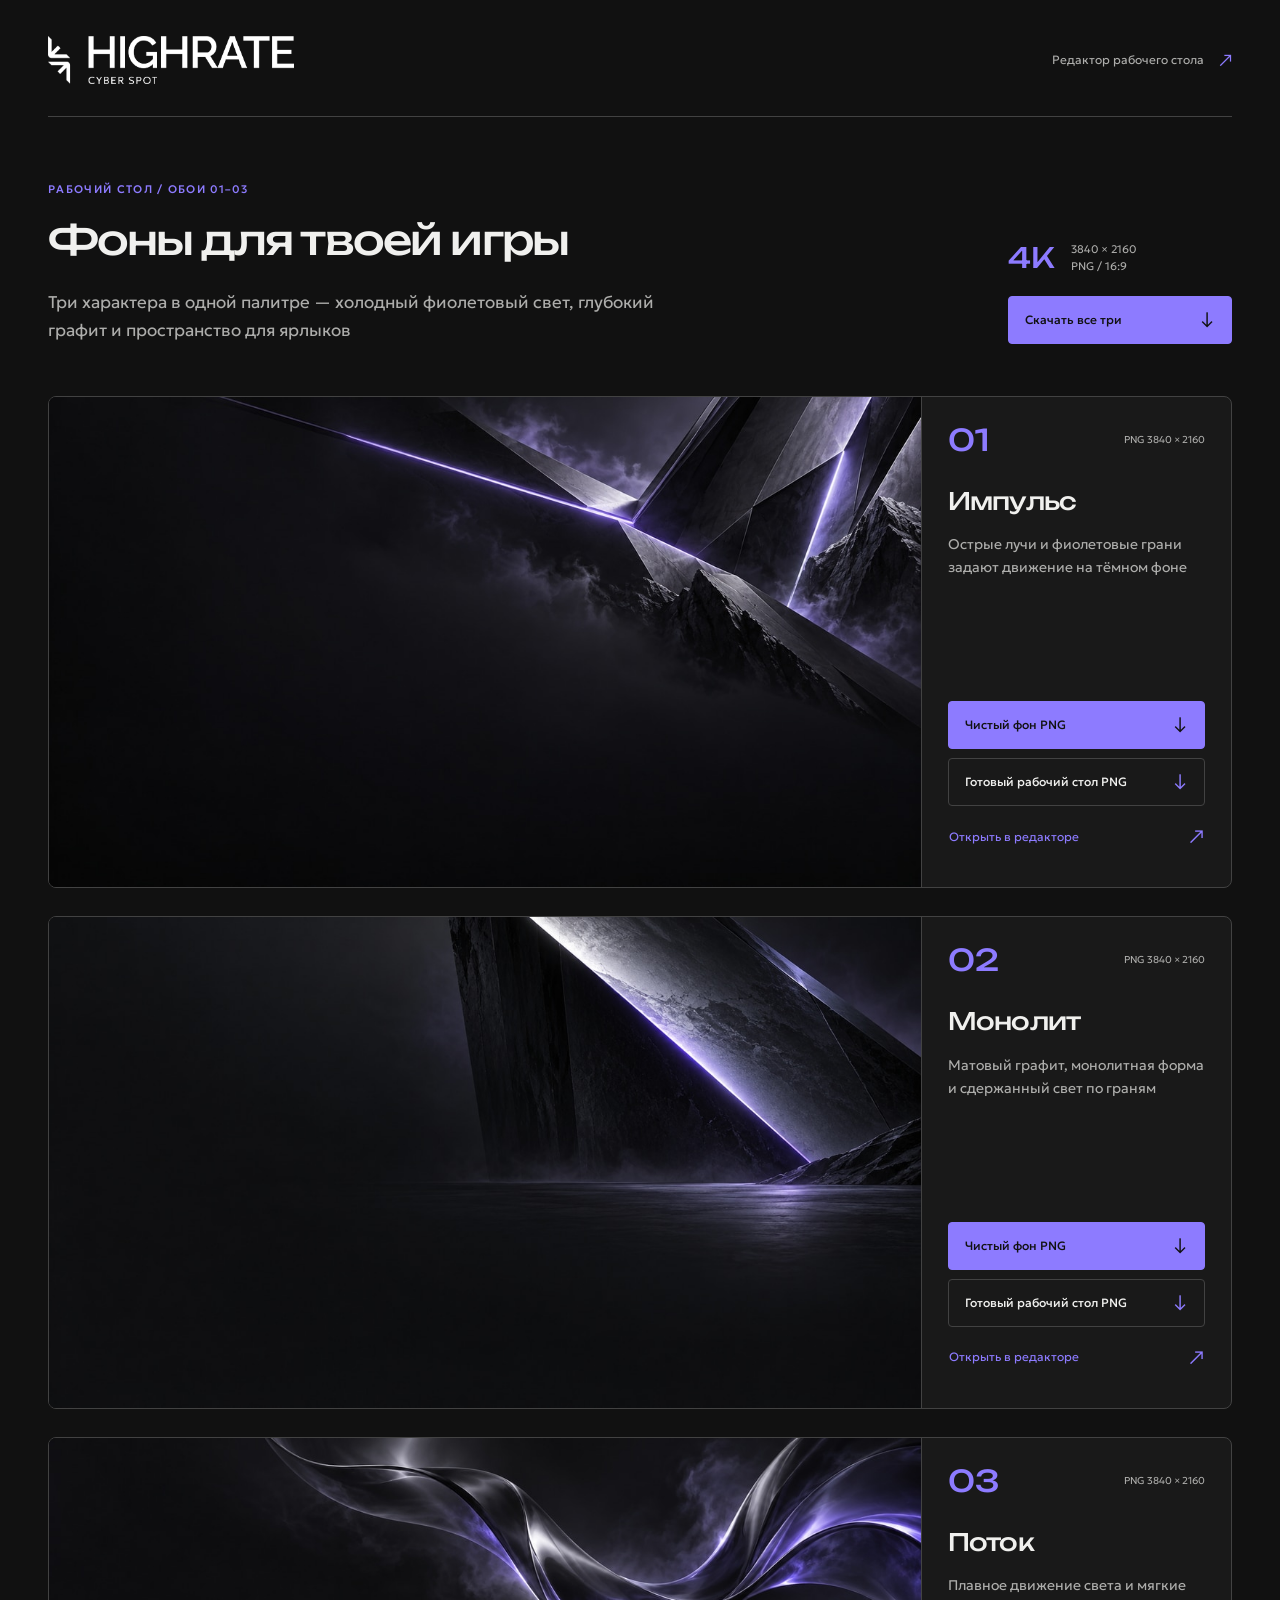
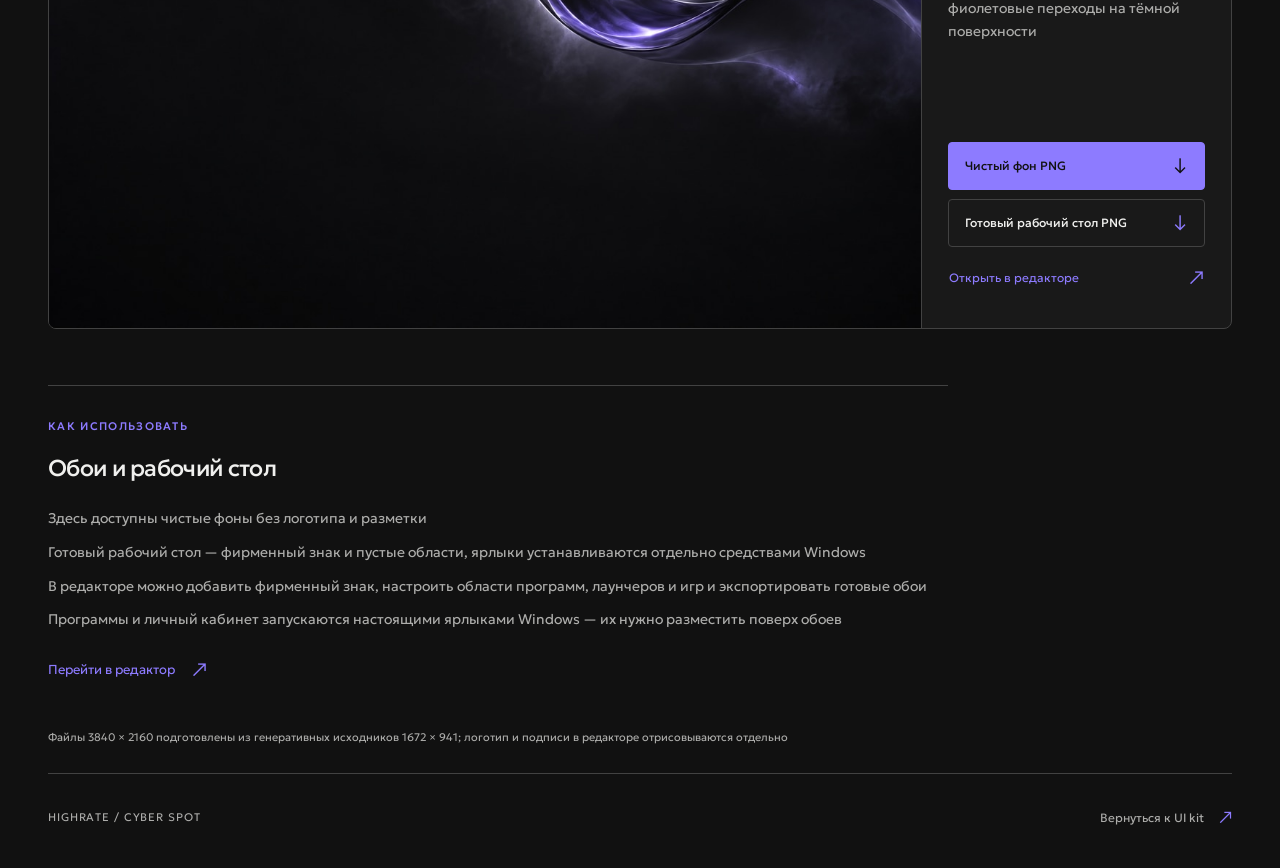
<file: wallpapers-2026-10-05/index.html>
<!doctype html>
<html lang="ru">
<head>
  <meta charset="utf-8">
  <meta name="viewport" content="width=device-width, initial-scale=1">
  <meta name="color-scheme" content="dark">
  <meta name="description" content="Три фона HIGHRATE в 4K — Импульс, Монолит и Поток">
  <title>HIGHRATE — Обои 01–03</title>
  <link rel="stylesheet" href="style.css">
</head>
<body>
  <a class="skip-link" href="#wallpapers">К вариантам обоев</a>
  <main class="page">
    <header class="page-header">
      <a class="brand-link" href="../index.html#current-assets" aria-label="Открыть UI kit HIGHRATE"><img class="logo" src="../assets/logo-white-full.png" width="246" height="48" alt="HIGHRATE"></a>
      <a class="back-link" href="../desktop.html">Редактор рабочего стола <span aria-hidden="true">↗</span></a>
    </header>

    <section class="intro" aria-labelledby="page-title">
      <div class="intro-copy">
        <p class="eyebrow">Рабочий стол / Обои 01–03</p>
        <h1 id="page-title">Фоны для твоей игры</h1>
        <p class="intro-text">Три характера в одной палитре — холодный фиолетовый свет, глубокий графит и пространство для ярлыков</p>
      </div>
      <div class="download-all">
        <div class="format-note"><span>4K</span><p>3840 × 2160<br>PNG / 16:9</p></div>
        <a class="button button-primary archive-link" href="HIGHRATE-Wallpapers-01-03-4K-2026-10-05.zip" download>Скачать все три <span aria-hidden="true">↓</span></a>
      </div>
    </section>

    <section id="wallpapers" class="wallpaper-list" aria-label="Три варианта обоев">
      <article id="impulse" class="wallpaper-card" aria-labelledby="impulse-title">
        <a class="preview-link" href="../assets/desktop/wallpapers-2026-10-05/01-impulse-3840x2160.png" target="_blank" rel="noopener" aria-label="Открыть фон 01 Импульс в полном размере"><img src="previews/01-impulse.jpg" width="1600" height="900" decoding="async" alt="Фон Импульс — острые лучи и холодные фиолетовые грани"></a>
        <div class="card-copy">
          <div class="card-heading"><span class="wallpaper-number" aria-label="Вариант 01">01</span><span class="resolution">PNG 3840 × 2160</span></div>
          <h2 id="impulse-title">Импульс</h2>
          <p class="description">Острые лучи и фиолетовые грани задают движение на тёмном фоне</p>
          <div class="card-actions">
            <a class="button button-primary" href="../assets/desktop/wallpapers-2026-10-05/01-impulse-3840x2160.png" download="HIGHRATE-01-impulse-3840x2160.png">Чистый фон PNG <span aria-hidden="true">↓</span></a>
            <a class="button button-secondary" href="desktop/01-impulse-desktop-3840x2160.png" download="HIGHRATE-01-impulse-desktop-3840x2160.png">Готовый рабочий стол PNG <span aria-hidden="true">↓</span></a>
            <a class="text-link editor-link" href="../desktop.html?wallpaper=impulse">Открыть в редакторе <span aria-hidden="true">↗</span></a>
          </div>
        </div>
      </article>

      <article id="monolith" class="wallpaper-card" aria-labelledby="monolith-title">
        <a class="preview-link" href="../assets/desktop/wallpapers-2026-10-05/02-monolith-3840x2160.png" target="_blank" rel="noopener" aria-label="Открыть фон 02 Монолит в полном размере"><img src="previews/02-monolith.jpg" width="1600" height="900" loading="lazy" decoding="async" alt="Фон Монолит — матовый графит и строгая монолитная форма"></a>
        <div class="card-copy">
          <div class="card-heading"><span class="wallpaper-number" aria-label="Вариант 02">02</span><span class="resolution">PNG 3840 × 2160</span></div>
          <h2 id="monolith-title">Монолит</h2>
          <p class="description">Матовый графит, монолитная форма и сдержанный свет по граням</p>
          <div class="card-actions">
            <a class="button button-primary" href="../assets/desktop/wallpapers-2026-10-05/02-monolith-3840x2160.png" download="HIGHRATE-02-monolith-3840x2160.png">Чистый фон PNG <span aria-hidden="true">↓</span></a>
            <a class="button button-secondary" href="desktop/02-monolith-desktop-3840x2160.png" download="HIGHRATE-02-monolith-desktop-3840x2160.png">Готовый рабочий стол PNG <span aria-hidden="true">↓</span></a>
            <a class="text-link editor-link" href="../desktop.html?wallpaper=monolith">Открыть в редакторе <span aria-hidden="true">↗</span></a>
          </div>
        </div>
      </article>

      <article id="flow" class="wallpaper-card" aria-labelledby="flow-title">
        <a class="preview-link" href="../assets/desktop/wallpapers-2026-10-05/03-flow-3840x2160.png" target="_blank" rel="noopener" aria-label="Открыть фон 03 Поток в полном размере"><img src="previews/03-flow.jpg" width="1600" height="900" loading="lazy" decoding="async" alt="Фон Поток — плавное движение фиолетового света по тёмной поверхности"></a>
        <div class="card-copy">
          <div class="card-heading"><span class="wallpaper-number" aria-label="Вариант 03">03</span><span class="resolution">PNG 3840 × 2160</span></div>
          <h2 id="flow-title">Поток</h2>
          <p class="description">Плавное движение света и мягкие фиолетовые переходы на тёмной поверхности</p>
          <div class="card-actions">
            <a class="button button-primary" href="../assets/desktop/wallpapers-2026-10-05/03-flow-3840x2160.png" download="HIGHRATE-03-flow-3840x2160.png">Чистый фон PNG <span aria-hidden="true">↓</span></a>
            <a class="button button-secondary" href="desktop/03-flow-desktop-3840x2160.png" download="HIGHRATE-03-flow-desktop-3840x2160.png">Готовый рабочий стол PNG <span aria-hidden="true">↓</span></a>
            <a class="text-link editor-link" href="../desktop.html?wallpaper=flow">Открыть в редакторе <span aria-hidden="true">↗</span></a>
          </div>
        </div>
      </article>
    </section>

    <section class="usage-note" aria-labelledby="usage-title">
      <p class="eyebrow">Как использовать</p>
      <h2 id="usage-title">Обои и рабочий стол</h2>
      <p>Здесь доступны чистые фоны без логотипа и разметки</p>
      <p>Готовый рабочий стол — фирменный знак и пустые области, ярлыки устанавливаются отдельно средствами Windows</p>
      <p>В редакторе можно добавить фирменный знак, настроить области программ, лаунчеров и игр и экспортировать готовые обои</p>
      <p>Программы и личный кабинет запускаются настоящими ярлыками Windows — их нужно разместить поверх обоев</p>
      <a class="text-link" href="../desktop.html">Перейти в редактор <span aria-hidden="true">↗</span></a>
    </section>

    <p class="technical-note">Файлы 3840 × 2160 подготовлены из генеративных исходников 1672 × 941; логотип и подписи в редакторе отрисовываются отдельно</p>
    <footer class="page-footer"><p>HIGHRATE / CYBER SPOT</p><a href="../index.html#current-assets">Вернуться к UI kit <span aria-hidden="true">↗</span></a></footer>
  </main>
</body>
</html>
</file>
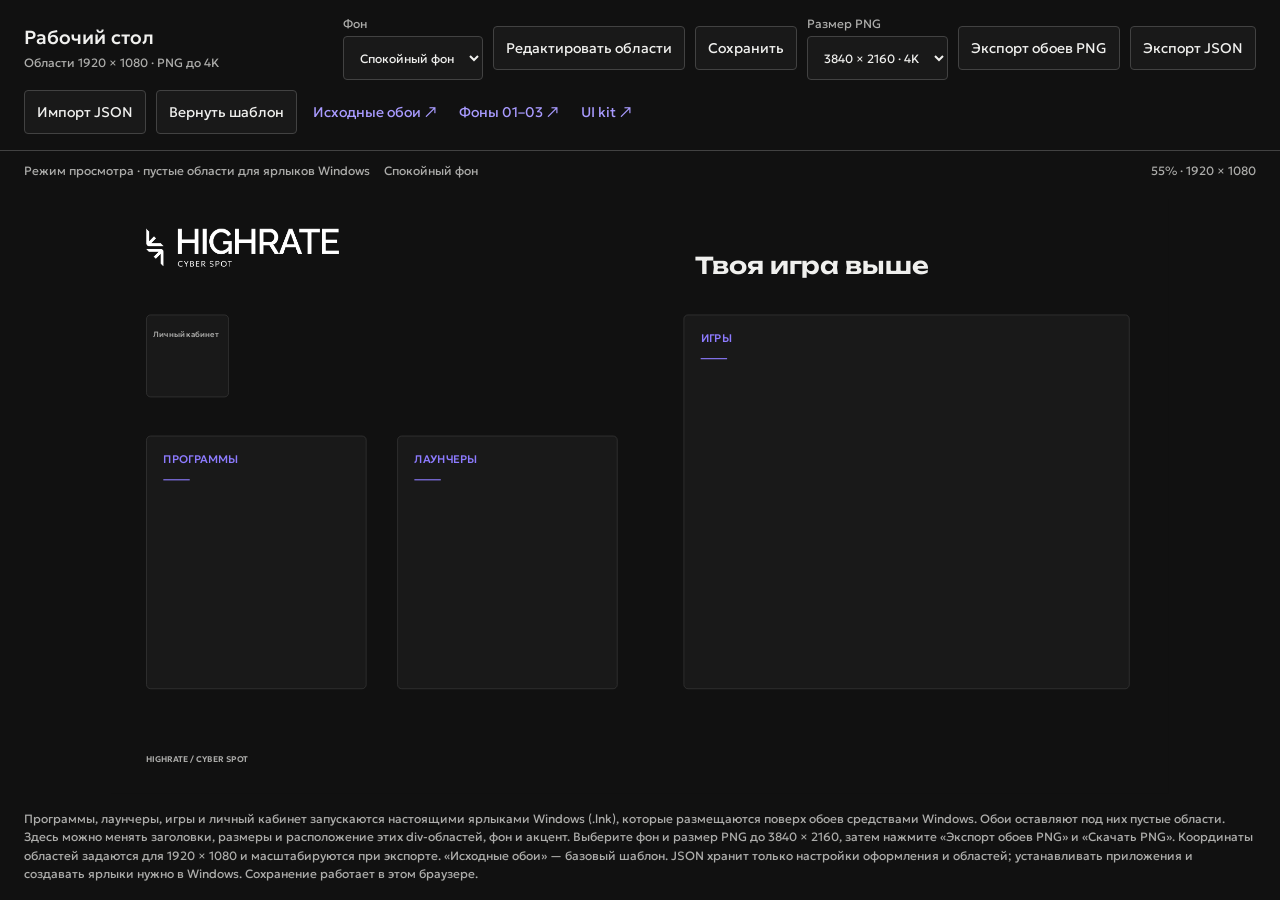
<file: desktop.html>
<!doctype html>
<html lang="ru">
<head>
  <meta charset="utf-8">
  <meta name="viewport" content="width=device-width,initial-scale=1">
  <title>HIGHRATE — рабочий стол</title>
  <link rel="stylesheet" href="desktop.css">
</head>
<body>
  <header class="editor-bar">
    <div class="editor-title"><h1>Рабочий стол</h1><span>Области 1920 × 1080 · PNG до 4K</span></div>
    <label for="background-variant" class="toolbar-field">Фон <select id="background-variant"><option value="solid">Спокойный фон</option><option value="impulse">01 Импульс</option><option value="monolith">02 Монолит</option><option value="flow">03 Поток</option></select></label>
    <button id="edit" aria-pressed="false">Редактировать области</button>
    <button id="save">Сохранить</button>
    <label for="export-size" class="toolbar-field">Размер PNG <select id="export-size"><option value="1920x1080">1920 × 1080</option><option value="2560x1440">2560 × 1440</option><option value="3840x2160" selected>3840 × 2160 · 4K</option></select></label>
    <button id="export-png">Экспорт обоев PNG</button>
    <a id="png-download" class="toolbar-link" download="HIGHRATE-desktop-custom-3840x2160.png" hidden>Скачать PNG 3840 × 2160</a>
    <button id="export">Экспорт JSON</button>
    <button id="import">Импорт JSON</button>
    <input type="file" id="config-file" accept="application/json,.json" hidden>
    <button id="reset">Вернуть шаблон</button>
    <a class="toolbar-link" href="assets/desktop/HIGHRATE-desktop-1920x1080.png" download>Исходные обои ↗</a>
    <a class="toolbar-link" href="wallpapers-2026-10-05/">Фоны 01–03 ↗</a>
    <a class="toolbar-link" href="index.html#current-assets">UI kit ↗</a>
  </header>
  <div class="editor-meta">
    <span id="editor-status" role="status" aria-live="polite">Режим просмотра</span>
    <span id="background-status" role="status" aria-live="polite"></span>
    <span id="scale-status">По размеру окна</span>
  </div>
  <section id="area-controls" class="area-controls" aria-label="Настройки областей" hidden>
    <label for="area-select">Область <select id="area-select"><option value="cabinet">Личный кабинет</option><option value="programs">Программы</option><option value="launchers">Лаунчеры</option><option value="games">Игры</option></select></label>
    <label for="area-x">Слева <input id="area-x" type="number" min="0" step="1" inputmode="numeric"></label>
    <label for="area-y">Сверху <input id="area-y" type="number" min="0" step="1" inputmode="numeric"></label>
    <label for="area-width">Ширина <input id="area-width" type="number" min="140" step="1" inputmode="numeric"></label>
    <label for="area-height">Высота <input id="area-height" type="number" min="140" step="1" inputmode="numeric"></label>
    <label for="background-color" class="color-control">Спокойный фон <input id="background-color" type="color" value="#111111"></label>
    <label for="accent-color" class="color-control">Акцент <input id="accent-color" type="color" value="#8d7bff"></label>
  </section>
  <main id="viewport" class="desktop-viewport" aria-label="Предпросмотр обоев рабочего стола">
    <div id="stage" class="desktop-stage">
      <div id="desktop" class="desktop" data-editing="false">
        <img id="wallpaper-image" class="wallpaper-image" alt="" draggable="false" hidden>
        <img class="logo" src="assets/logo-white-full.png" alt="HIGHRATE" draggable="false">
        <div class="motto">Твоя игра выше</div>
        <div id="cabinet-slot" class="shortcut-slot movable" data-area="cabinet" aria-label="Пустое место для ярлыка личного кабинета">
          <h2 id="cabinet-title" class="editable" aria-label="Название области личного кабинета"></h2>
        </div>
        <div id="programs-block" class="desktop-area movable" data-area="programs"><h2 class="editable" aria-label="Заголовок области программ"></h2></div>
        <div id="launchers-block" class="desktop-area movable" data-area="launchers"><h2 class="editable" aria-label="Заголовок области лаунчеров"></h2></div>
        <div id="games-block" class="desktop-area movable" data-area="games"><h2 class="editable" aria-label="Заголовок области игр"></h2></div>
        <div class="footer-note" aria-hidden="true">HIGHRATE / CYBER SPOT</div>
      </div>
    </div>
  </main>
  <section id="png-result" class="export-result" aria-label="Подготовленные обои" hidden>
    <h2>Подготовленные обои</h2>
    <img id="png-preview" alt="Подготовленные обои HIGHRATE">
  </section>
  <footer class="help">
    Программы, лаунчеры, игры и личный кабинет запускаются настоящими ярлыками Windows (.lnk), которые размещаются поверх обоев средствами Windows. Обои оставляют под них пустые области. Здесь можно менять заголовки, размеры и расположение этих div-областей, фон и акцент. Выберите фон и размер PNG до 3840 × 2160, затем нажмите «Экспорт обоев PNG» и «Скачать PNG». Координаты областей задаются для 1920 × 1080 и масштабируются при экспорте. «Исходные обои» — базовый шаблон. JSON хранит только настройки оформления и областей; устанавливать приложения и создавать ярлыки нужно в Windows. Сохранение работает в этом браузере.
  </footer>
  <script src="desktop.js"></script>
</body>
</html>
</file>
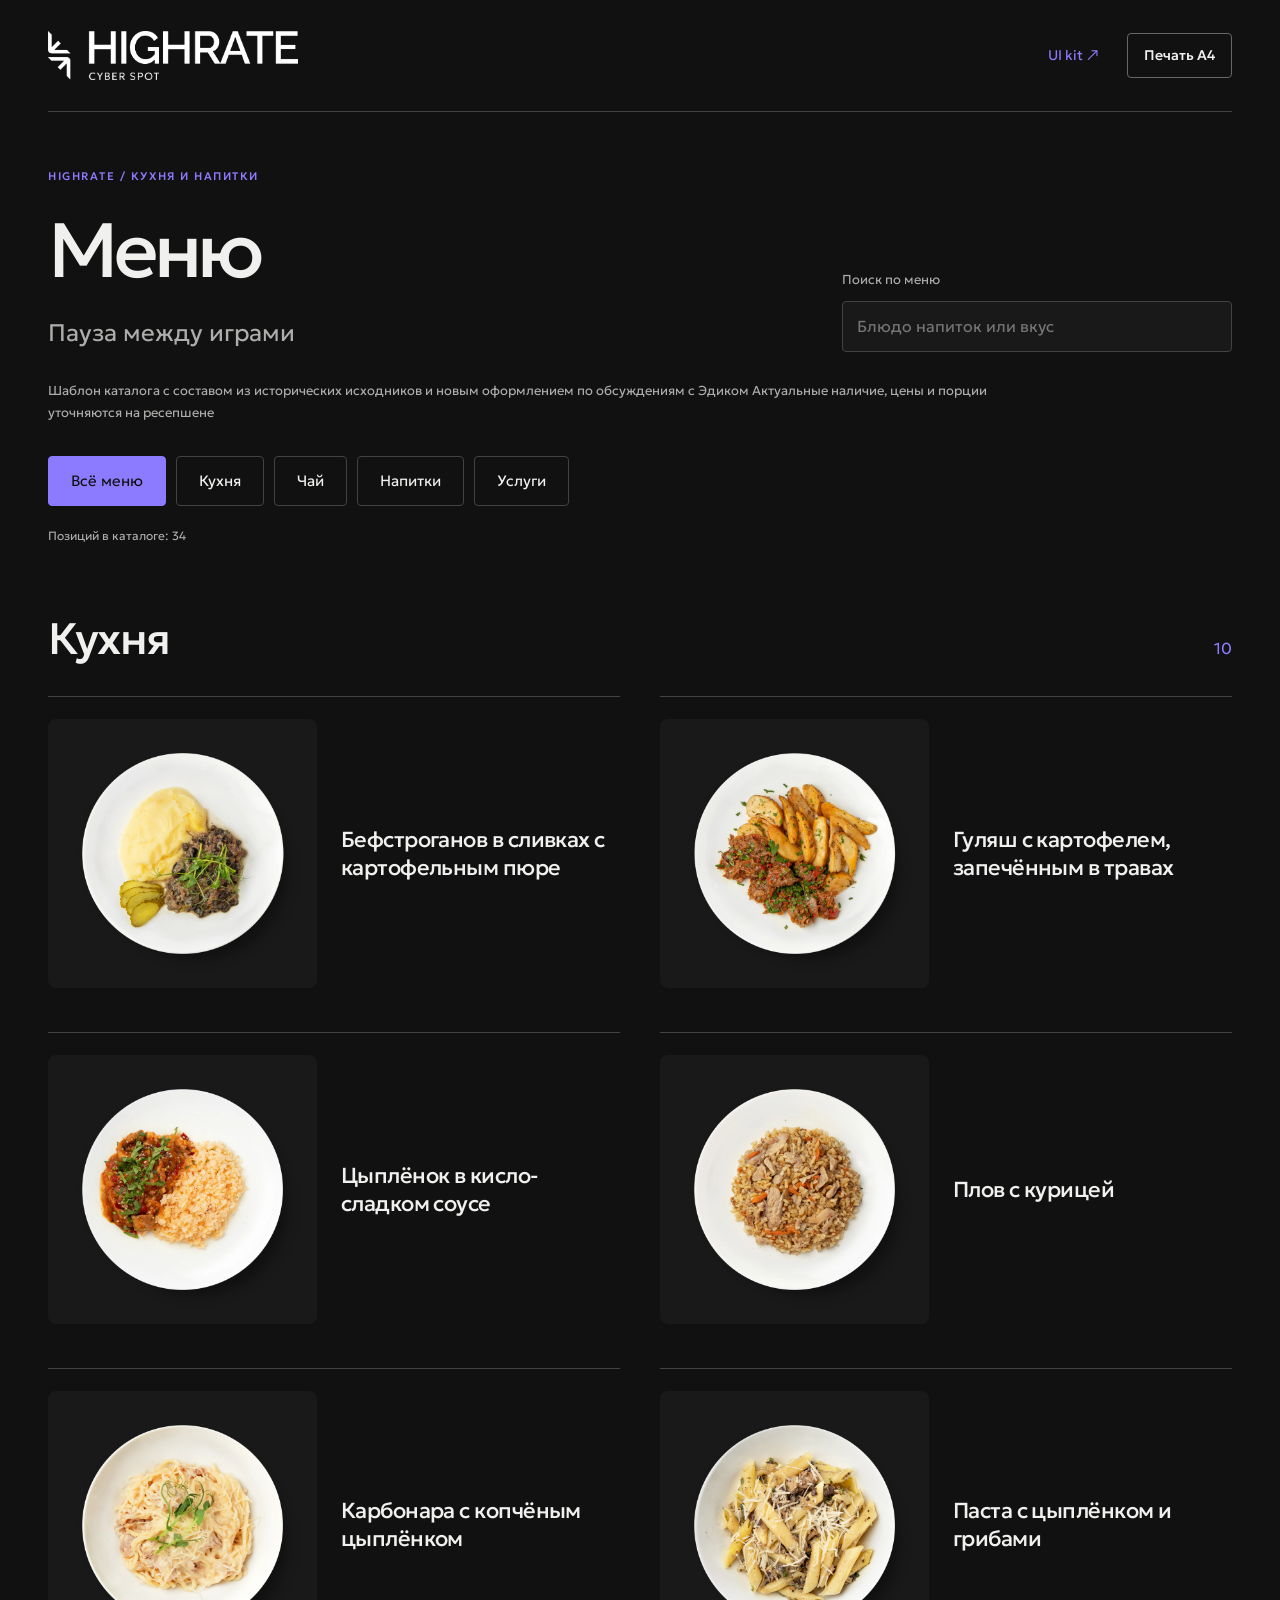
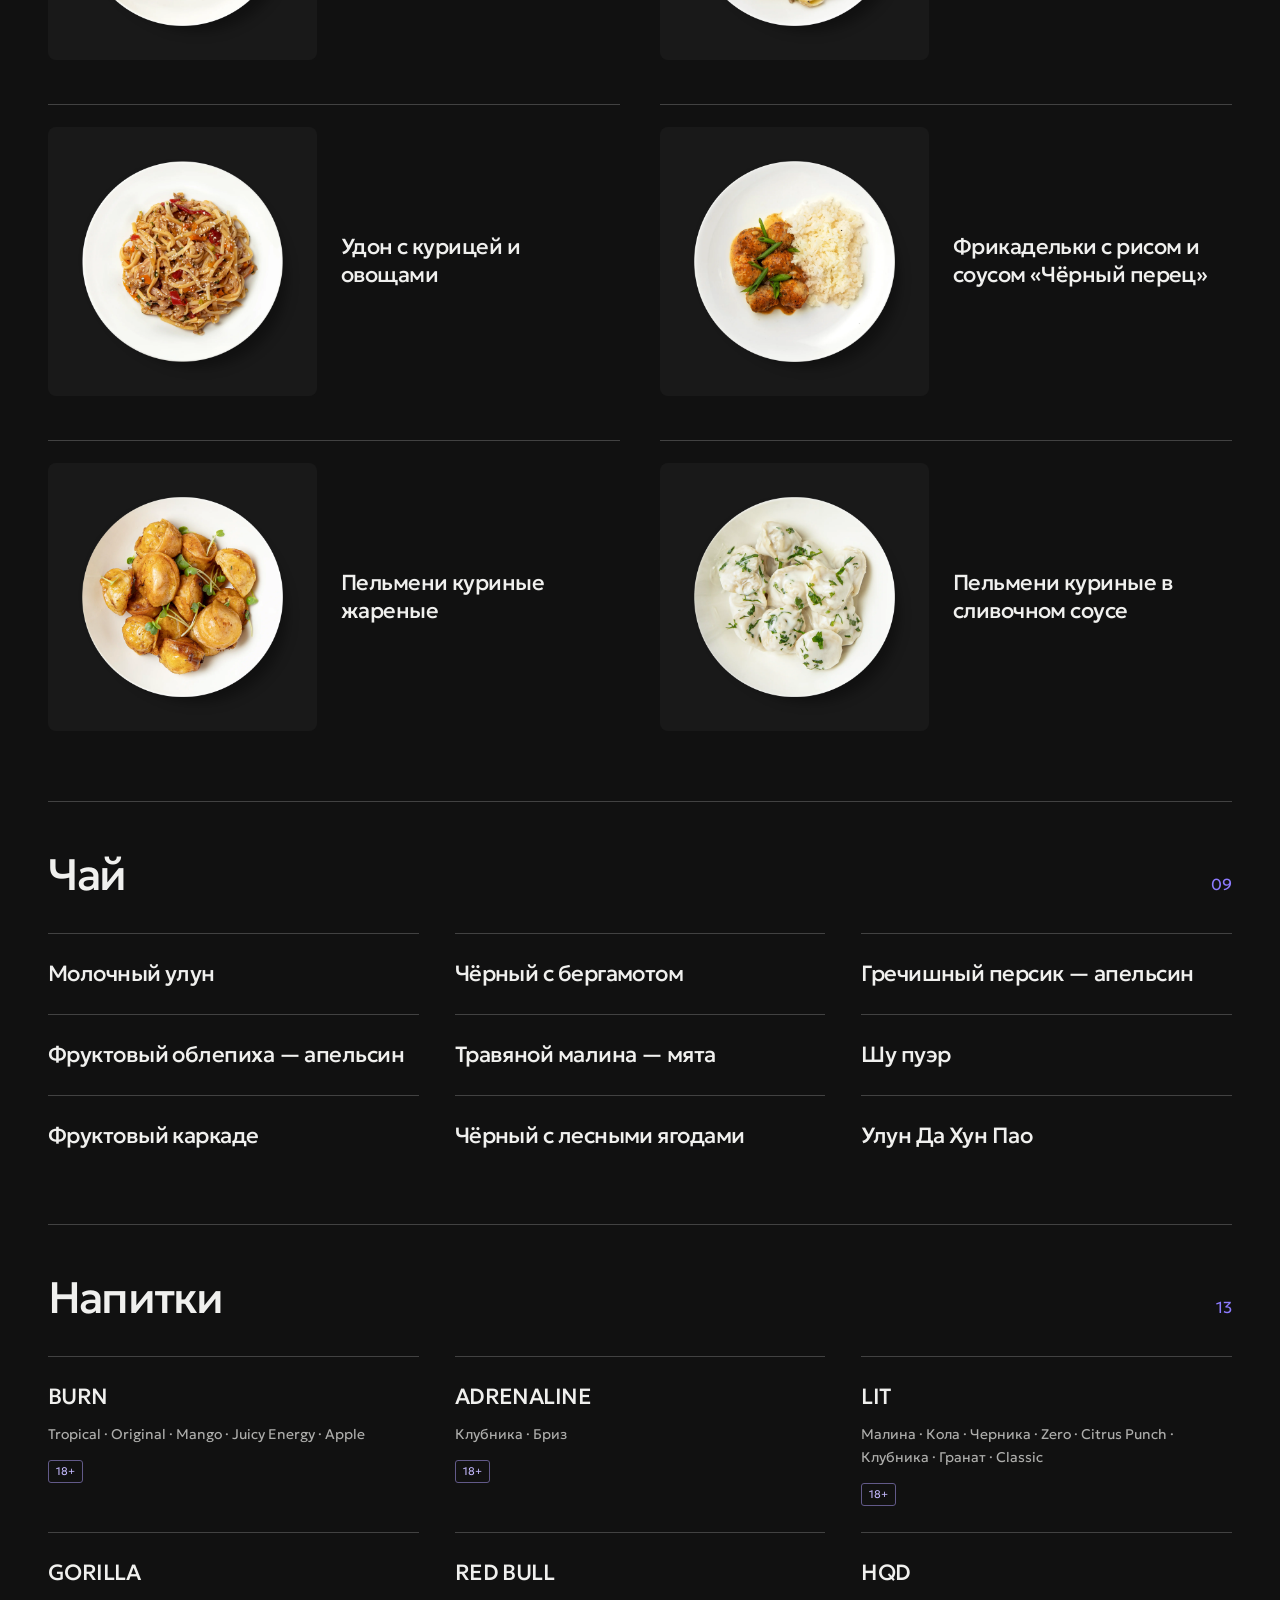
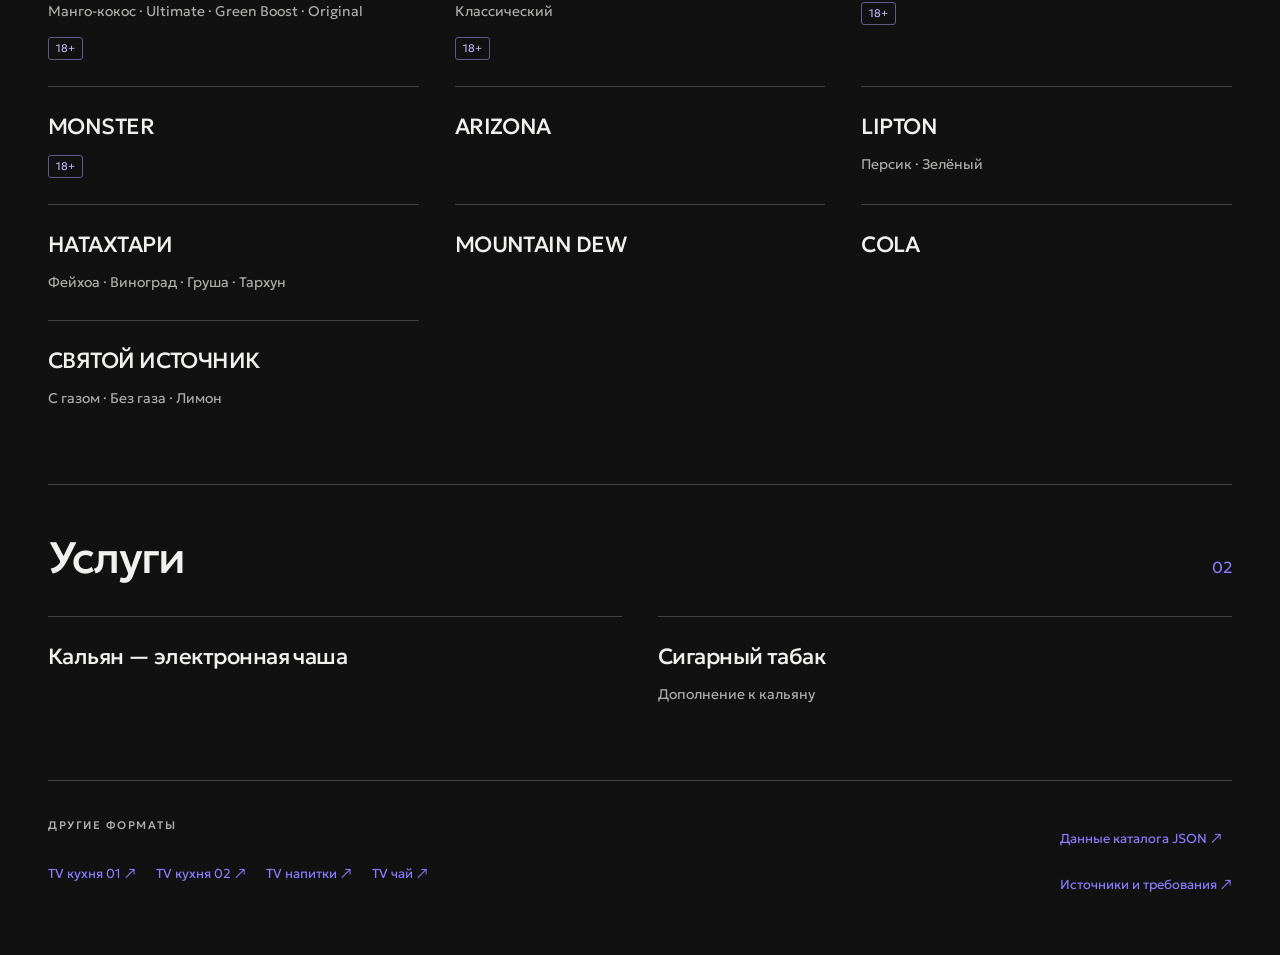
<file: menu.html>
<!doctype html>
<html lang="ru"><head><meta charset="utf-8"><meta name="viewport" content="width=device-width,initial-scale=1"><meta name="color-scheme" content="dark light"><title>HIGHRATE — меню</title><link rel="stylesheet" href="kit.css"><link rel="stylesheet" href="menu.css"><script src="menu.js" defer></script></head>
<body data-theme="violet" class="menu-page"><a class="skip" href="#catalog">К меню</a><div class="menu-shell"><header class="menu-top"><a href="index.html" aria-label="Открыть UI kit Highrate"><img src="assets/logo-white-full.png" alt="HIGHRATE" width="250" height="60"></a><div class="menu-top-actions"><a class="menu-kit-link" href="index.html#pricing">UI kit ↗</a><button id="print-menu" class="button secondary compact" type="button">Печать A4</button></div></header>
<main class="menu-main"><div class="menu-intro"><div><div class="eyebrow">HIGHRATE / КУХНЯ И НАПИТКИ</div><h1>Меню</h1><p class="menu-lead">Пауза между играми</p></div><label class="menu-search" for="find">Поиск по меню<input id="find" type="search" placeholder="Блюдо напиток или вкус" autocomplete="off"></label></div><p id="catalog-note" class="catalog-note"></p><div id="menu-controls" class="menu-controls" role="group" aria-label="Раздел меню"></div><p id="result-count" class="result-count" aria-live="polite" aria-atomic="true"></p><div id="catalog" tabindex="-1"></div><div id="empty" class="menu-empty" hidden><h2>Ничего не найдено</h2><p>Попробуйте другой запрос или откройте весь каталог</p><button id="reset-search" type="button" class="button compact">Показать всё меню</button></div><noscript><p class="catalog-note">Для просмотра каталога включите JavaScript Исходные позиции доступны в <a href="menu-data.json">файле меню</a></p></noscript></main><footer class="menu-footer"><div><div class="eyebrow">ДРУГИЕ ФОРМАТЫ</div><div id="tv-downloads" class="tv-downloads"></div></div><div class="menu-source-links"><a href="menu-data.json" download>Данные каталога JSON ↗</a><a href="USER-DECISIONS.md">Источники и требования ↗</a></div></footer></div><script type="application/json" id="menu-data">{"schemaVersion":1,"title":"Меню","updatedAt":"2026-10-04","status":"design_catalog_template","notice":"Шаблон каталога с составом из исторических исходников и новым оформлением по обсуждениям с Эдиком Актуальные наличие, цены и порции уточняются на ресепшене","categories":[{"id":"food","label":"Кухня"},{"id":"tea","label":"Чай"},{"id":"drinks","label":"Напитки"},{"id":"services","label":"Услуги"}],"items":[{"id":"beef","category":"food","name":"Бефстроганов в сливках с картофельным пюре","price":null,"portion":null,"currency":"RUB","availability":null,"image":"assets/menu/7.png","variants":[]},{"id":"goulash","category":"food","name":"Гуляш с картофелем, запечённым в травах","price":null,"portion":null,"currency":"RUB","availability":null,"image":"assets/menu/6.png","variants":[]},{"id":"chicken","category":"food","name":"Цыплёнок в кисло-сладком соусе","price":null,"portion":null,"currency":"RUB","availability":null,"image":"assets/menu/4.png","variants":[]},{"id":"pilaf","category":"food","name":"Плов с курицей","price":null,"portion":null,"currency":"RUB","availability":null,"image":"assets/menu/8.png","variants":[]},{"id":"carbonara","category":"food","name":"Карбонара с копчёным цыплёнком","price":null,"portion":null,"currency":"RUB","availability":null,"image":"assets/menu/1.png","variants":[]},{"id":"pasta","category":"food","name":"Паста с цыплёнком и грибами","price":null,"portion":null,"currency":"RUB","availability":null,"image":"assets/menu/2.png","variants":[]},{"id":"udon","category":"food","name":"Удон с курицей и овощами","price":null,"portion":null,"currency":"RUB","availability":null,"image":"assets/menu/udon.png","variants":[]},{"id":"meatballs","category":"food","name":"Фрикадельки с рисом и соусом «Чёрный перец»","price":null,"portion":null,"currency":"RUB","availability":null,"image":"assets/menu/3.png","variants":[]},{"id":"dumplings-fried","category":"food","name":"Пельмени куриные жареные","price":null,"portion":null,"currency":"RUB","availability":null,"image":"assets/menu/10.png","variants":[]},{"id":"dumplings-cream","category":"food","name":"Пельмени куриные в сливочном соусе","price":null,"portion":null,"currency":"RUB","availability":null,"image":"assets/menu/9.png","variants":[]},{"id":"tea-milk-oolong","category":"tea","name":"Молочный улун","price":null,"portion":null,"currency":"RUB","availability":null,"image":null,"variants":[]},{"id":"tea-bergamot","category":"tea","name":"Чёрный с бергамотом","price":null,"portion":null,"currency":"RUB","availability":null,"image":null,"variants":[]},{"id":"tea-buckwheat","category":"tea","name":"Гречишный персик — апельсин","price":null,"portion":null,"currency":"RUB","availability":null,"image":null,"variants":[]},{"id":"tea-sea-buckthorn","category":"tea","name":"Фруктовый облепиха — апельсин","price":null,"portion":null,"currency":"RUB","availability":null,"image":null,"variants":[]},{"id":"tea-raspberry-mint","category":"tea","name":"Травяной малина — мята","price":null,"portion":null,"currency":"RUB","availability":null,"image":null,"variants":[]},{"id":"tea-puer","category":"tea","name":"Шу пуэр","price":null,"portion":null,"currency":"RUB","availability":null,"image":null,"variants":[]},{"id":"tea-hibiscus","category":"tea","name":"Фруктовый каркаде","price":null,"portion":null,"currency":"RUB","availability":null,"image":null,"variants":[]},{"id":"tea-berries","category":"tea","name":"Чёрный с лесными ягодами","price":null,"portion":null,"currency":"RUB","availability":null,"image":null,"variants":[]},{"id":"tea-da-hong-pao","category":"tea","name":"Улун Да Хун Пао","price":null,"portion":null,"currency":"RUB","availability":null,"image":null,"variants":[]},{"id":"burn","category":"drinks","name":"BURN","price":null,"portion":null,"currency":"RUB","availability":null,"image":null,"variants":["Tropical","Original","Mango","Juicy Energy","Apple"],"ageRestriction":18},{"id":"adrenaline","category":"drinks","name":"ADRENALINE","price":null,"portion":null,"currency":"RUB","availability":null,"image":null,"variants":["Клубника","Бриз"],"ageRestriction":18},{"id":"lit","category":"drinks","name":"LIT","price":null,"portion":null,"currency":"RUB","availability":null,"image":null,"variants":["Малина","Кола","Черника","Zero","Citrus Punch","Клубника","Гранат","Classic"],"ageRestriction":18},{"id":"gorilla","category":"drinks","name":"GORILLA","price":null,"portion":null,"currency":"RUB","availability":null,"image":null,"variants":["Манго-кокос","Ultimate","Green Boost","Original"],"ageRestriction":18},{"id":"red-bull","category":"drinks","name":"RED BULL","price":null,"portion":null,"currency":"RUB","availability":null,"image":null,"variants":["Классический"],"ageRestriction":18},{"id":"hqd","category":"drinks","name":"HQD","price":null,"portion":null,"currency":"RUB","availability":null,"image":null,"variants":[],"ageRestriction":18},{"id":"monster","category":"drinks","name":"MONSTER","price":null,"portion":null,"currency":"RUB","availability":null,"image":null,"variants":[],"ageRestriction":18},{"id":"arizona","category":"drinks","name":"ARIZONA","price":null,"portion":null,"currency":"RUB","availability":null,"image":null,"variants":[]},{"id":"lipton","category":"drinks","name":"LIPTON","price":null,"portion":null,"currency":"RUB","availability":null,"image":null,"variants":["Персик","Зелёный"]},{"id":"natakhtari","category":"drinks","name":"НАТАХТАРИ","price":null,"portion":null,"currency":"RUB","availability":null,"image":null,"variants":["Фейхоа","Виноград","Груша","Тархун"]},{"id":"mountain-dew","category":"drinks","name":"MOUNTAIN DEW","price":null,"portion":null,"currency":"RUB","availability":null,"image":null,"variants":[]},{"id":"cola","category":"drinks","name":"COLA","price":null,"portion":null,"currency":"RUB","availability":null,"image":null,"variants":[]},{"id":"water","category":"drinks","name":"СВЯТОЙ ИСТОЧНИК","price":null,"portion":null,"currency":"RUB","availability":null,"image":null,"variants":["С газом","Без газа","Лимон"]},{"id":"electronic-bowl","category":"services","name":"Кальян — электронная чаша","price":null,"portion":null,"currency":"RUB","availability":null,"image":null,"variants":[]},{"id":"cigar-tobacco","category":"services","name":"Сигарный табак","price":null,"portion":null,"currency":"RUB","availability":null,"image":null,"variants":[],"description":"Дополнение к кальяну"}],"tvExports":[{"label":"TV кухня 01","url":"exports/i7aZ5q.png"},{"label":"TV кухня 02","url":"exports/XBVFE.png"},{"label":"TV напитки","url":"exports/FBvnA.png"},{"label":"TV чай","url":"exports/h9Iz9h.png"}]}</script></body></html>
</file>
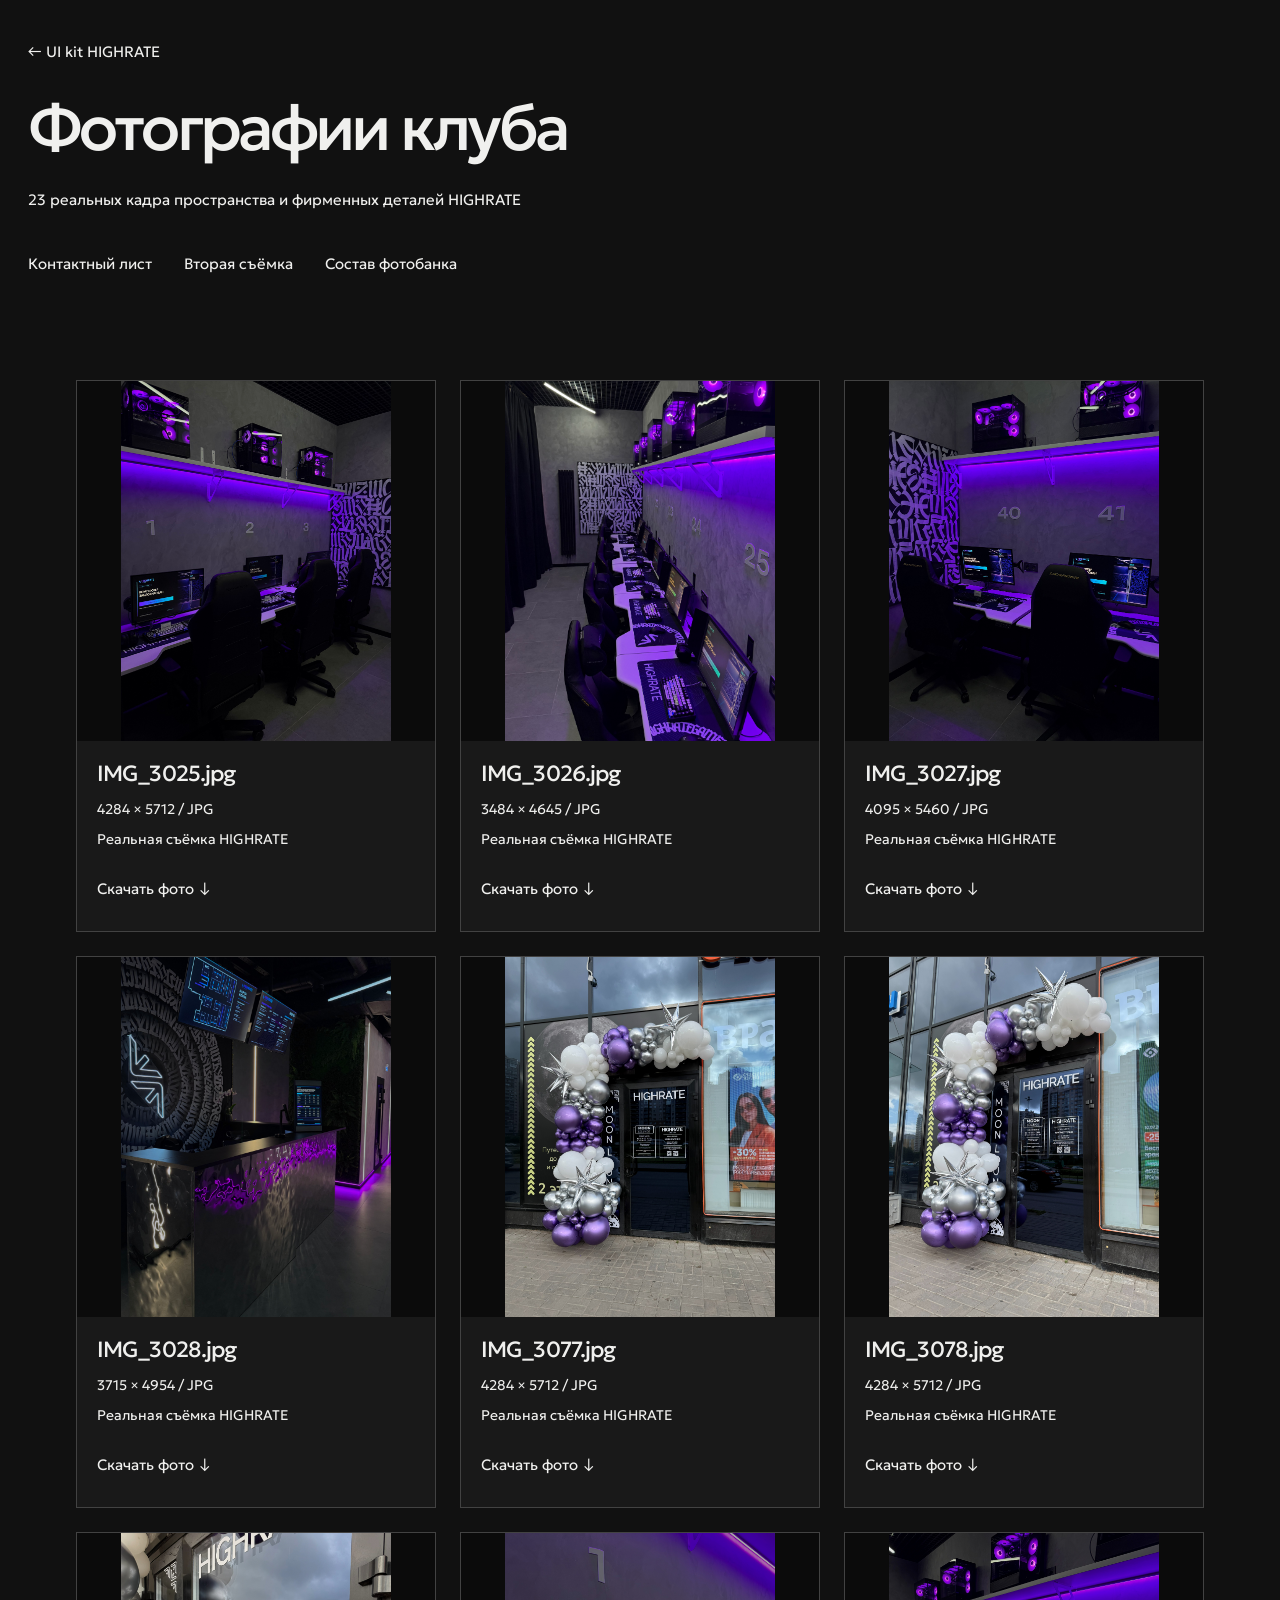
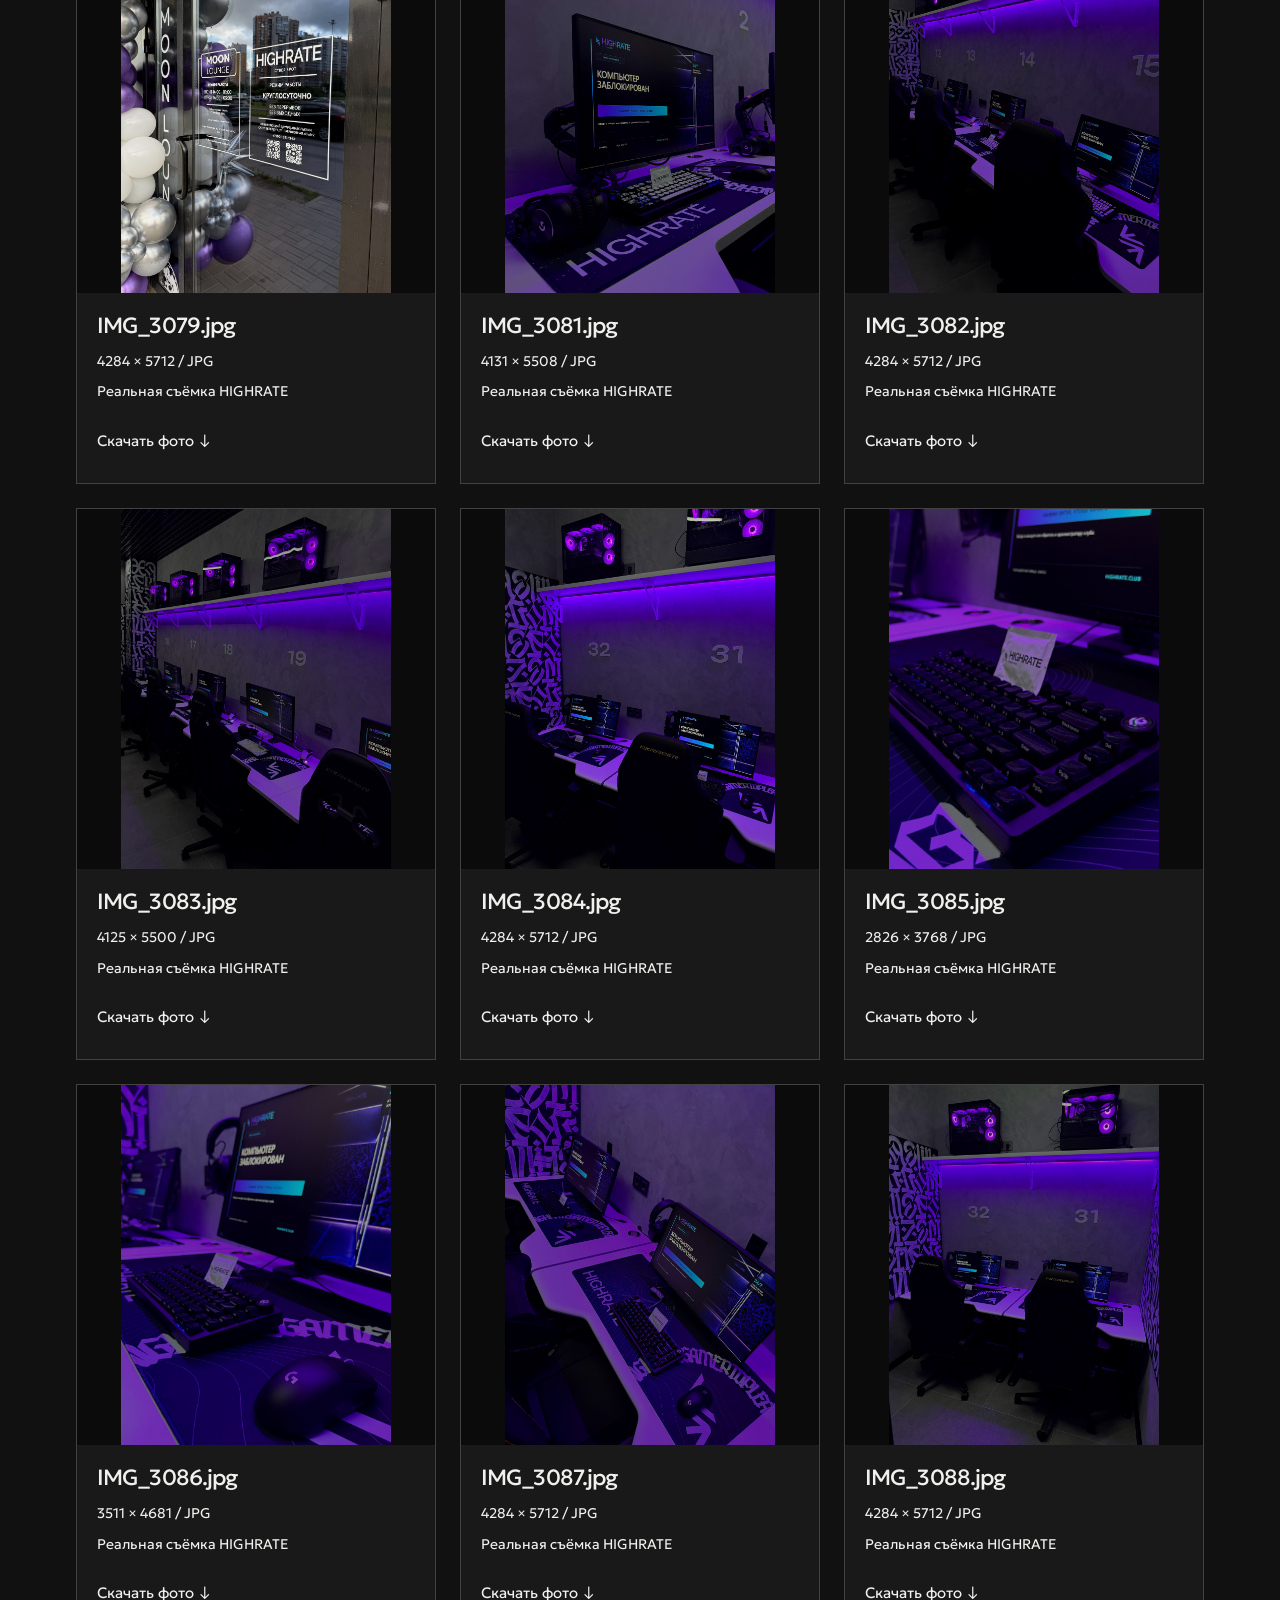
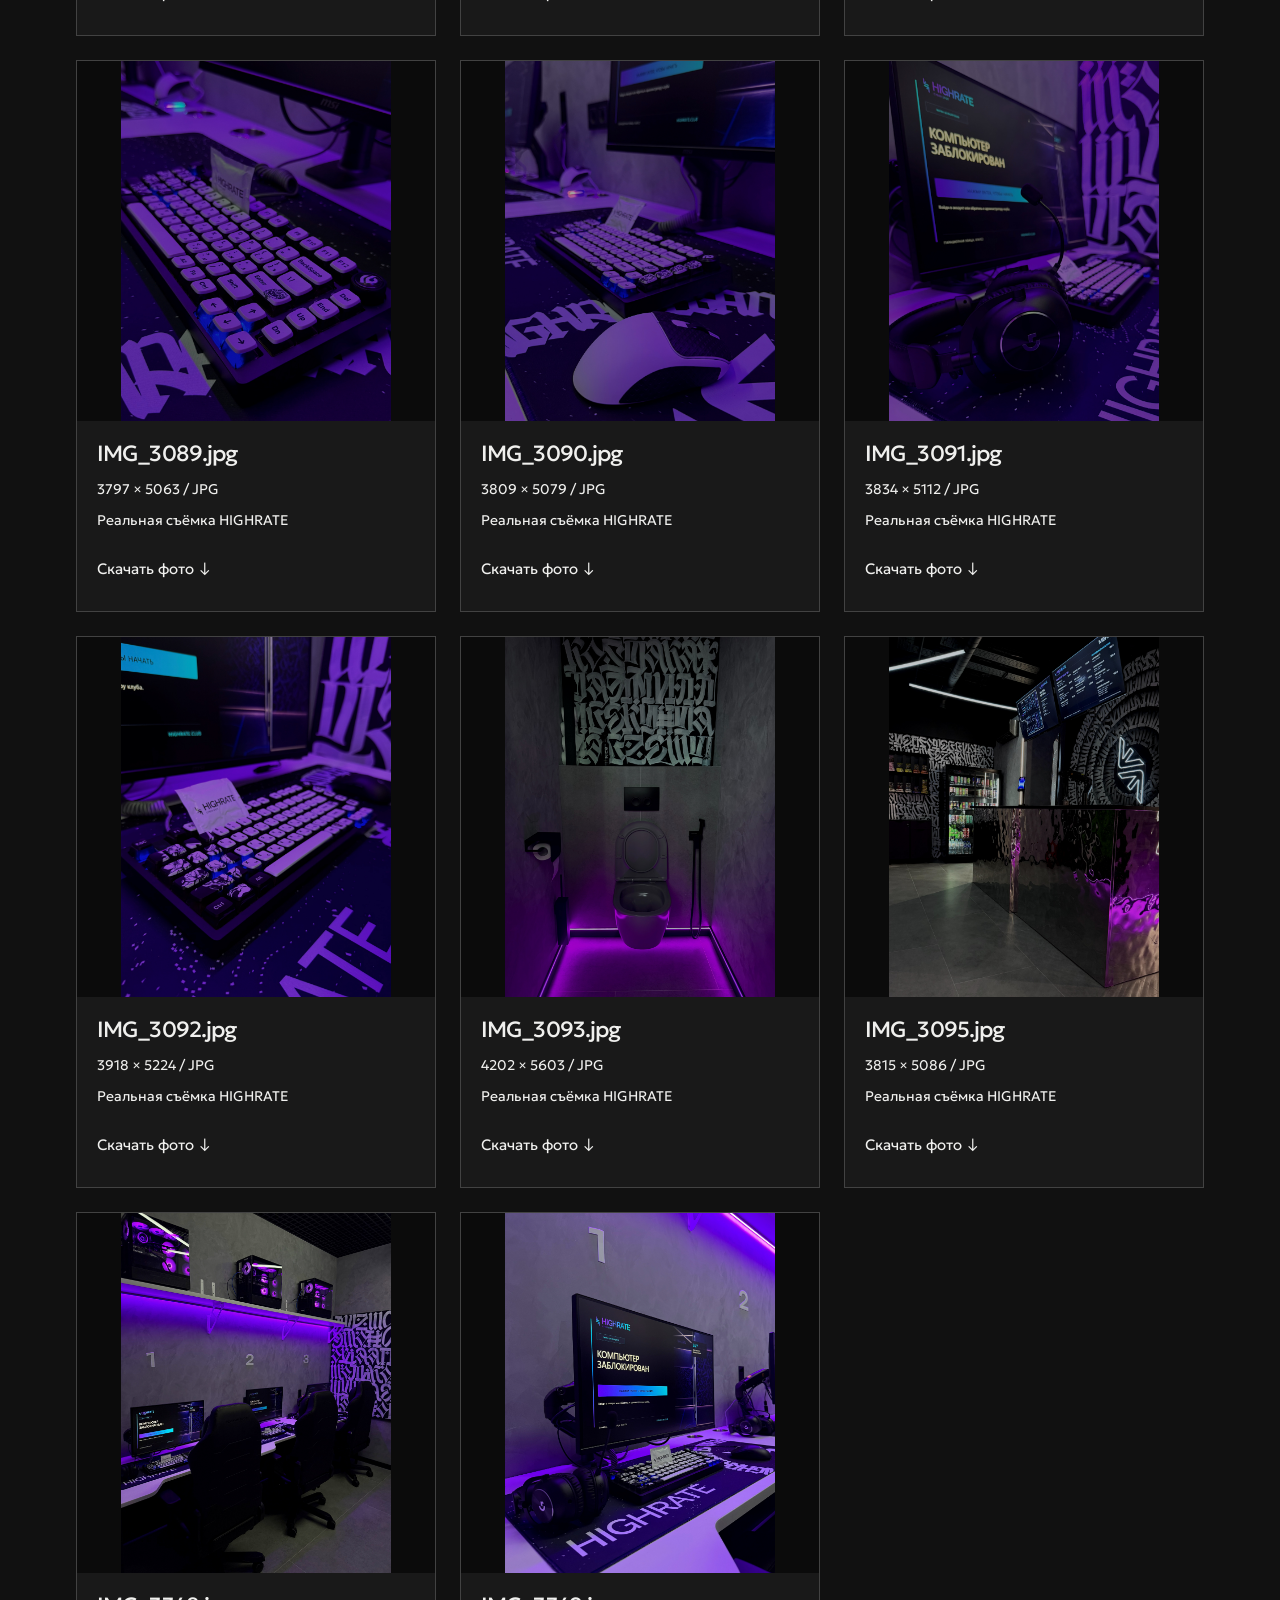
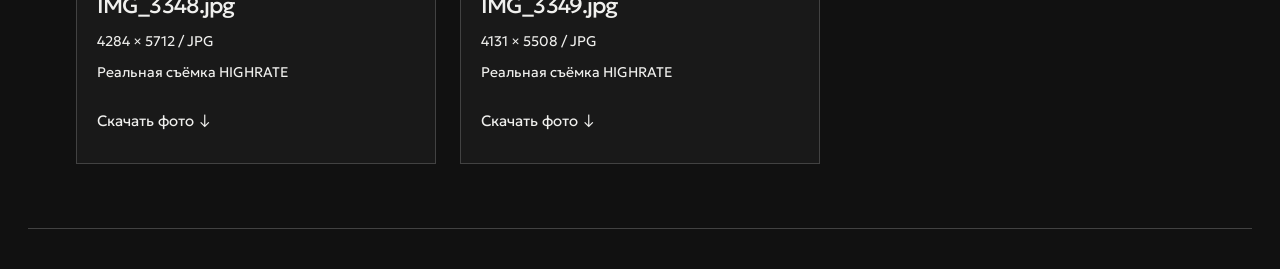
<file: photos.html>
<!doctype html><html lang="ru"><head><meta charset="utf-8"><meta name="viewport" content="width=device-width,initial-scale=1"><title>HIGHRATE — Фотобанк клуба</title><link rel="stylesheet" href="kit.css"><link rel="stylesheet" href="photos.css"></head><body><main id="photos-main" class="photos-main"><a class="back-link" href="index.html">← UI kit HIGHRATE</a><h1>Фотографии клуба</h1><p>23 реальных кадра пространства и фирменных деталей HIGHRATE</p><div class="photo-links"><a href="assets/photos/owner-originals/contact-sheet.png">Контактный лист</a><a href="assets/photos/owner-originals/contact-sheet-july30.png">Вторая съёмка</a><a href="assets/photos/owner-originals/manifest.json">Состав фотобанка</a></div><section class="photo-grid"><article class="photo-card"><a class="photo-view" href="assets/photos/owner-originals/IMG_3025.jpg" target="_blank" rel="noopener"><img src="assets/photos/owner-originals/IMG_3025.jpg" width="4284" height="5712" loading="lazy" alt="Реальная фотография клуба IMG_3025.jpg"></a><div class="photo-info"><h2>IMG_3025.jpg</h2><p>4284 × 5712 / JPG</p><p class="fact">Реальная съёмка HIGHRATE</p><div class="photo-actions"><a href="assets/photos/owner-originals/IMG_3025.jpg" download>Скачать фото ↓</a></div></div></article><article class="photo-card"><a class="photo-view" href="assets/photos/owner-originals/IMG_3026.jpg" target="_blank" rel="noopener"><img src="assets/photos/owner-originals/IMG_3026.jpg" width="3484" height="4645" loading="lazy" alt="Реальная фотография клуба IMG_3026.jpg"></a><div class="photo-info"><h2>IMG_3026.jpg</h2><p>3484 × 4645 / JPG</p><p class="fact">Реальная съёмка HIGHRATE</p><div class="photo-actions"><a href="assets/photos/owner-originals/IMG_3026.jpg" download>Скачать фото ↓</a></div></div></article><article class="photo-card"><a class="photo-view" href="assets/photos/owner-originals/IMG_3027.jpg" target="_blank" rel="noopener"><img src="assets/photos/owner-originals/IMG_3027.jpg" width="4095" height="5460" loading="lazy" alt="Реальная фотография клуба IMG_3027.jpg"></a><div class="photo-info"><h2>IMG_3027.jpg</h2><p>4095 × 5460 / JPG</p><p class="fact">Реальная съёмка HIGHRATE</p><div class="photo-actions"><a href="assets/photos/owner-originals/IMG_3027.jpg" download>Скачать фото ↓</a></div></div></article><article class="photo-card"><a class="photo-view" href="assets/photos/owner-originals/IMG_3028.jpg" target="_blank" rel="noopener"><img src="assets/photos/owner-originals/IMG_3028.jpg" width="3715" height="4954" loading="lazy" alt="Реальная фотография клуба IMG_3028.jpg"></a><div class="photo-info"><h2>IMG_3028.jpg</h2><p>3715 × 4954 / JPG</p><p class="fact">Реальная съёмка HIGHRATE</p><div class="photo-actions"><a href="assets/photos/owner-originals/IMG_3028.jpg" download>Скачать фото ↓</a></div></div></article><article class="photo-card"><a class="photo-view" href="assets/photos/owner-originals/IMG_3077.jpg" target="_blank" rel="noopener"><img src="assets/photos/owner-originals/IMG_3077.jpg" width="4284" height="5712" loading="lazy" alt="Реальная фотография клуба IMG_3077.jpg"></a><div class="photo-info"><h2>IMG_3077.jpg</h2><p>4284 × 5712 / JPG</p><p class="fact">Реальная съёмка HIGHRATE</p><div class="photo-actions"><a href="assets/photos/owner-originals/IMG_3077.jpg" download>Скачать фото ↓</a></div></div></article><article class="photo-card"><a class="photo-view" href="assets/photos/owner-originals/IMG_3078.jpg" target="_blank" rel="noopener"><img src="assets/photos/owner-originals/IMG_3078.jpg" width="4284" height="5712" loading="lazy" alt="Реальная фотография клуба IMG_3078.jpg"></a><div class="photo-info"><h2>IMG_3078.jpg</h2><p>4284 × 5712 / JPG</p><p class="fact">Реальная съёмка HIGHRATE</p><div class="photo-actions"><a href="assets/photos/owner-originals/IMG_3078.jpg" download>Скачать фото ↓</a></div></div></article><article class="photo-card"><a class="photo-view" href="assets/photos/owner-originals/IMG_3079.jpg" target="_blank" rel="noopener"><img src="assets/photos/owner-originals/IMG_3079.jpg" width="4284" height="5712" loading="lazy" alt="Реальная фотография клуба IMG_3079.jpg"></a><div class="photo-info"><h2>IMG_3079.jpg</h2><p>4284 × 5712 / JPG</p><p class="fact">Реальная съёмка HIGHRATE</p><div class="photo-actions"><a href="assets/photos/owner-originals/IMG_3079.jpg" download>Скачать фото ↓</a></div></div></article><article class="photo-card"><a class="photo-view" href="assets/photos/owner-originals/IMG_3081.jpg" target="_blank" rel="noopener"><img src="assets/photos/owner-originals/IMG_3081.jpg" width="4131" height="5508" loading="lazy" alt="Реальная фотография клуба IMG_3081.jpg"></a><div class="photo-info"><h2>IMG_3081.jpg</h2><p>4131 × 5508 / JPG</p><p class="fact">Реальная съёмка HIGHRATE</p><div class="photo-actions"><a href="assets/photos/owner-originals/IMG_3081.jpg" download>Скачать фото ↓</a></div></div></article><article class="photo-card"><a class="photo-view" href="assets/photos/owner-originals/IMG_3082.jpg" target="_blank" rel="noopener"><img src="assets/photos/owner-originals/IMG_3082.jpg" width="4284" height="5712" loading="lazy" alt="Реальная фотография клуба IMG_3082.jpg"></a><div class="photo-info"><h2>IMG_3082.jpg</h2><p>4284 × 5712 / JPG</p><p class="fact">Реальная съёмка HIGHRATE</p><div class="photo-actions"><a href="assets/photos/owner-originals/IMG_3082.jpg" download>Скачать фото ↓</a></div></div></article><article class="photo-card"><a class="photo-view" href="assets/photos/owner-originals/IMG_3083.jpg" target="_blank" rel="noopener"><img src="assets/photos/owner-originals/IMG_3083.jpg" width="4125" height="5500" loading="lazy" alt="Реальная фотография клуба IMG_3083.jpg"></a><div class="photo-info"><h2>IMG_3083.jpg</h2><p>4125 × 5500 / JPG</p><p class="fact">Реальная съёмка HIGHRATE</p><div class="photo-actions"><a href="assets/photos/owner-originals/IMG_3083.jpg" download>Скачать фото ↓</a></div></div></article><article class="photo-card"><a class="photo-view" href="assets/photos/owner-originals/IMG_3084.jpg" target="_blank" rel="noopener"><img src="assets/photos/owner-originals/IMG_3084.jpg" width="4284" height="5712" loading="lazy" alt="Реальная фотография клуба IMG_3084.jpg"></a><div class="photo-info"><h2>IMG_3084.jpg</h2><p>4284 × 5712 / JPG</p><p class="fact">Реальная съёмка HIGHRATE</p><div class="photo-actions"><a href="assets/photos/owner-originals/IMG_3084.jpg" download>Скачать фото ↓</a></div></div></article><article class="photo-card"><a class="photo-view" href="assets/photos/owner-originals/IMG_3085.jpg" target="_blank" rel="noopener"><img src="assets/photos/owner-originals/IMG_3085.jpg" width="2826" height="3768" loading="lazy" alt="Реальная фотография клуба IMG_3085.jpg"></a><div class="photo-info"><h2>IMG_3085.jpg</h2><p>2826 × 3768 / JPG</p><p class="fact">Реальная съёмка HIGHRATE</p><div class="photo-actions"><a href="assets/photos/owner-originals/IMG_3085.jpg" download>Скачать фото ↓</a></div></div></article><article class="photo-card"><a class="photo-view" href="assets/photos/owner-originals/IMG_3086.jpg" target="_blank" rel="noopener"><img src="assets/photos/owner-originals/IMG_3086.jpg" width="3511" height="4681" loading="lazy" alt="Реальная фотография клуба IMG_3086.jpg"></a><div class="photo-info"><h2>IMG_3086.jpg</h2><p>3511 × 4681 / JPG</p><p class="fact">Реальная съёмка HIGHRATE</p><div class="photo-actions"><a href="assets/photos/owner-originals/IMG_3086.jpg" download>Скачать фото ↓</a></div></div></article><article class="photo-card"><a class="photo-view" href="assets/photos/owner-originals/IMG_3087.jpg" target="_blank" rel="noopener"><img src="assets/photos/owner-originals/IMG_3087.jpg" width="4284" height="5712" loading="lazy" alt="Реальная фотография клуба IMG_3087.jpg"></a><div class="photo-info"><h2>IMG_3087.jpg</h2><p>4284 × 5712 / JPG</p><p class="fact">Реальная съёмка HIGHRATE</p><div class="photo-actions"><a href="assets/photos/owner-originals/IMG_3087.jpg" download>Скачать фото ↓</a></div></div></article><article class="photo-card"><a class="photo-view" href="assets/photos/owner-originals/IMG_3088.jpg" target="_blank" rel="noopener"><img src="assets/photos/owner-originals/IMG_3088.jpg" width="4284" height="5712" loading="lazy" alt="Реальная фотография клуба IMG_3088.jpg"></a><div class="photo-info"><h2>IMG_3088.jpg</h2><p>4284 × 5712 / JPG</p><p class="fact">Реальная съёмка HIGHRATE</p><div class="photo-actions"><a href="assets/photos/owner-originals/IMG_3088.jpg" download>Скачать фото ↓</a></div></div></article><article class="photo-card"><a class="photo-view" href="assets/photos/owner-originals/IMG_3089.jpg" target="_blank" rel="noopener"><img src="assets/photos/owner-originals/IMG_3089.jpg" width="3797" height="5063" loading="lazy" alt="Реальная фотография клуба IMG_3089.jpg"></a><div class="photo-info"><h2>IMG_3089.jpg</h2><p>3797 × 5063 / JPG</p><p class="fact">Реальная съёмка HIGHRATE</p><div class="photo-actions"><a href="assets/photos/owner-originals/IMG_3089.jpg" download>Скачать фото ↓</a></div></div></article><article class="photo-card"><a class="photo-view" href="assets/photos/owner-originals/IMG_3090.jpg" target="_blank" rel="noopener"><img src="assets/photos/owner-originals/IMG_3090.jpg" width="3809" height="5079" loading="lazy" alt="Реальная фотография клуба IMG_3090.jpg"></a><div class="photo-info"><h2>IMG_3090.jpg</h2><p>3809 × 5079 / JPG</p><p class="fact">Реальная съёмка HIGHRATE</p><div class="photo-actions"><a href="assets/photos/owner-originals/IMG_3090.jpg" download>Скачать фото ↓</a></div></div></article><article class="photo-card"><a class="photo-view" href="assets/photos/owner-originals/IMG_3091.jpg" target="_blank" rel="noopener"><img src="assets/photos/owner-originals/IMG_3091.jpg" width="3834" height="5112" loading="lazy" alt="Реальная фотография клуба IMG_3091.jpg"></a><div class="photo-info"><h2>IMG_3091.jpg</h2><p>3834 × 5112 / JPG</p><p class="fact">Реальная съёмка HIGHRATE</p><div class="photo-actions"><a href="assets/photos/owner-originals/IMG_3091.jpg" download>Скачать фото ↓</a></div></div></article><article class="photo-card"><a class="photo-view" href="assets/photos/owner-originals/IMG_3092.jpg" target="_blank" rel="noopener"><img src="assets/photos/owner-originals/IMG_3092.jpg" width="3918" height="5224" loading="lazy" alt="Реальная фотография клуба IMG_3092.jpg"></a><div class="photo-info"><h2>IMG_3092.jpg</h2><p>3918 × 5224 / JPG</p><p class="fact">Реальная съёмка HIGHRATE</p><div class="photo-actions"><a href="assets/photos/owner-originals/IMG_3092.jpg" download>Скачать фото ↓</a></div></div></article><article class="photo-card"><a class="photo-view" href="assets/photos/owner-originals/IMG_3093.jpg" target="_blank" rel="noopener"><img src="assets/photos/owner-originals/IMG_3093.jpg" width="4202" height="5603" loading="lazy" alt="Реальная фотография клуба IMG_3093.jpg"></a><div class="photo-info"><h2>IMG_3093.jpg</h2><p>4202 × 5603 / JPG</p><p class="fact">Реальная съёмка HIGHRATE</p><div class="photo-actions"><a href="assets/photos/owner-originals/IMG_3093.jpg" download>Скачать фото ↓</a></div></div></article><article class="photo-card"><a class="photo-view" href="assets/photos/owner-originals/IMG_3095.jpg" target="_blank" rel="noopener"><img src="assets/photos/owner-originals/IMG_3095.jpg" width="3815" height="5086" loading="lazy" alt="Реальная фотография клуба IMG_3095.jpg"></a><div class="photo-info"><h2>IMG_3095.jpg</h2><p>3815 × 5086 / JPG</p><p class="fact">Реальная съёмка HIGHRATE</p><div class="photo-actions"><a href="assets/photos/owner-originals/IMG_3095.jpg" download>Скачать фото ↓</a></div></div></article><article class="photo-card"><a class="photo-view" href="assets/photos/owner-originals/IMG_3348.jpg" target="_blank" rel="noopener"><img src="assets/photos/owner-originals/IMG_3348.jpg" width="4284" height="5712" loading="lazy" alt="Реальная фотография клуба IMG_3348.jpg"></a><div class="photo-info"><h2>IMG_3348.jpg</h2><p>4284 × 5712 / JPG</p><p class="fact">Реальная съёмка HIGHRATE</p><div class="photo-actions"><a href="assets/photos/owner-originals/IMG_3348.jpg" download>Скачать фото ↓</a></div></div></article><article class="photo-card"><a class="photo-view" href="assets/photos/owner-originals/IMG_3349.jpg" target="_blank" rel="noopener"><img src="assets/photos/owner-originals/IMG_3349.jpg" width="4131" height="5508" loading="lazy" alt="Реальная фотография клуба IMG_3349.jpg"></a><div class="photo-info"><h2>IMG_3349.jpg</h2><p>4131 × 5508 / JPG</p><p class="fact">Реальная съёмка HIGHRATE</p><div class="photo-actions"><a href="assets/photos/owner-originals/IMG_3349.jpg" download>Скачать фото ↓</a></div></div></article></section></main></body></html>
</file>
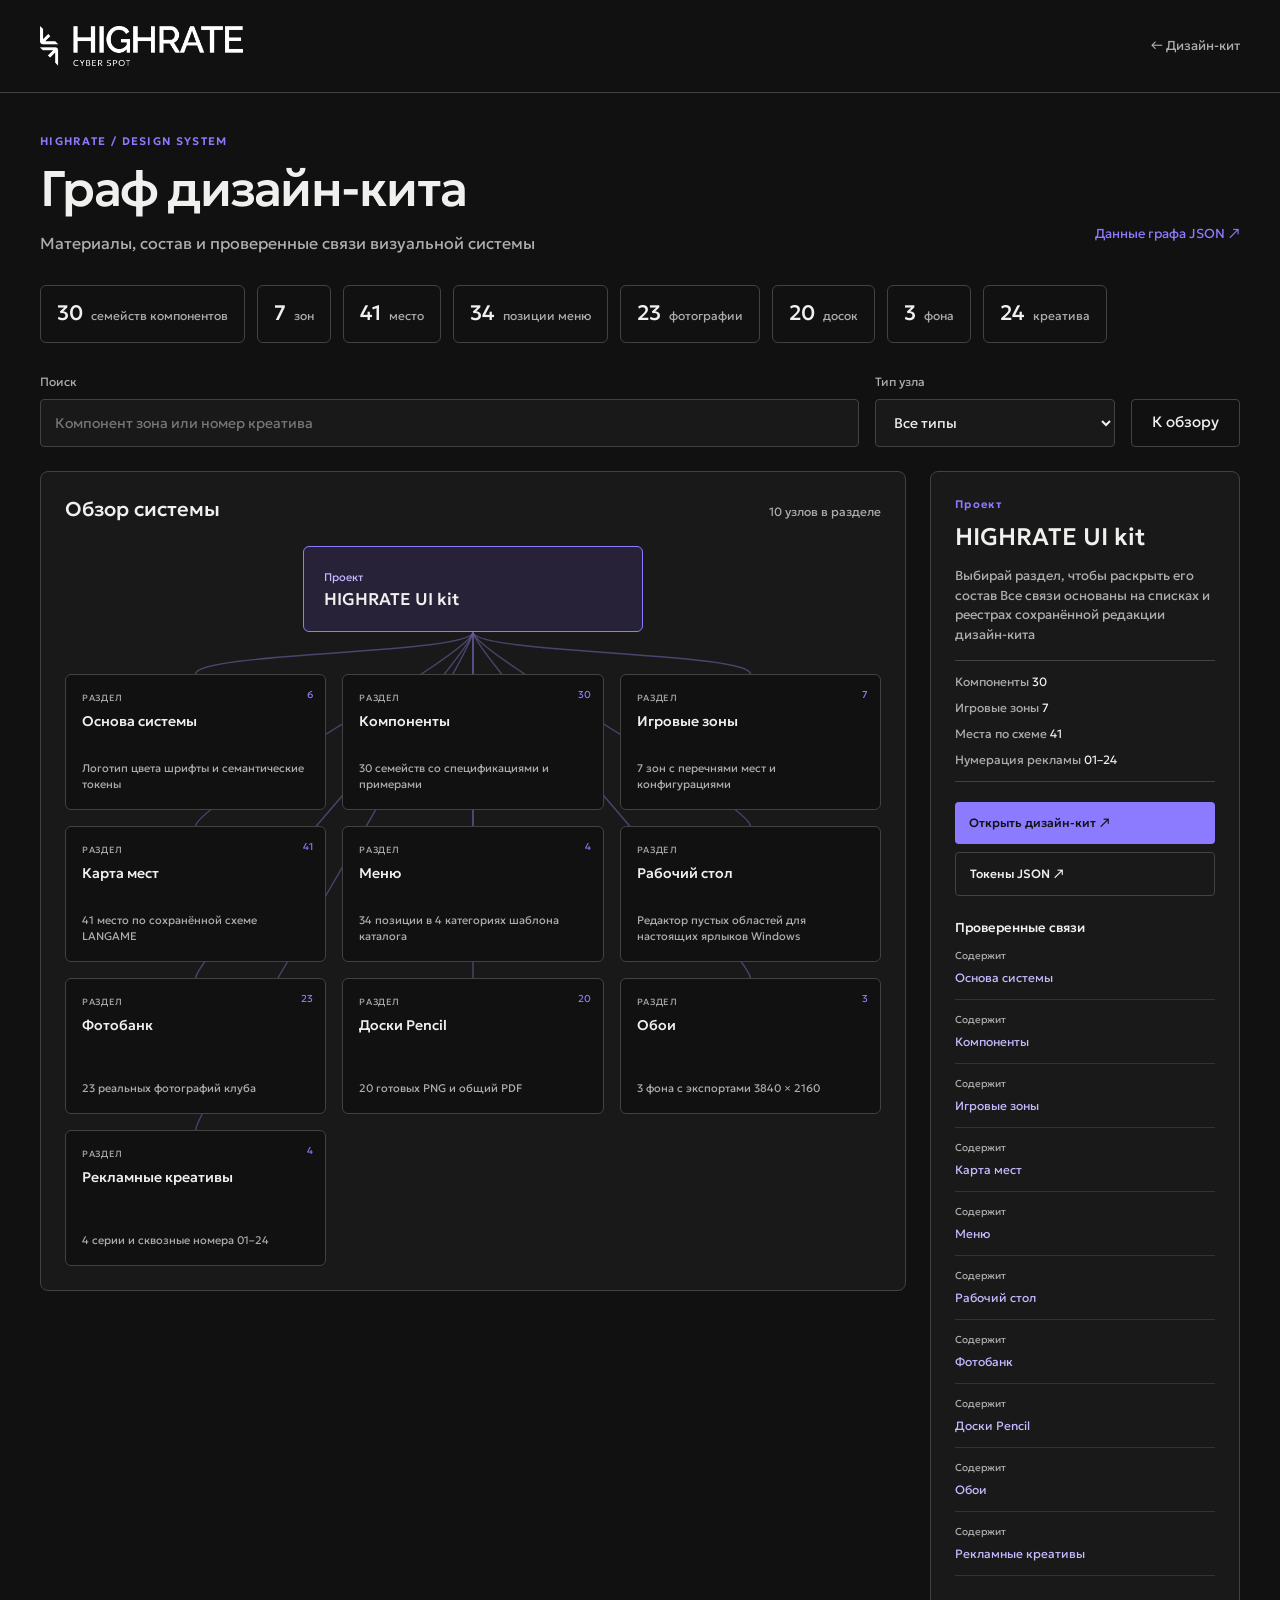
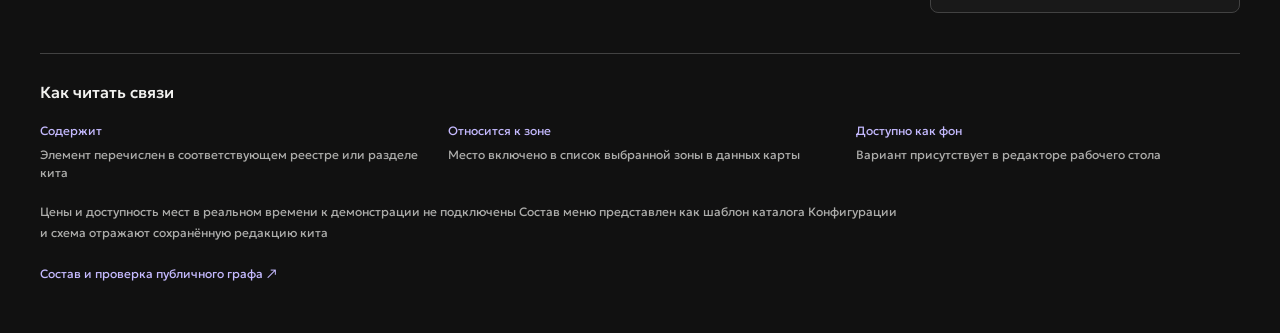
<file: project-graph/graph.html>
<!doctype html>
<html lang="ru">
<head>
  <meta charset="utf-8">
  <meta name="viewport" content="width=device-width,initial-scale=1">
  <meta name="color-scheme" content="dark">
  <meta name="description" content="Публичная карта материалов и проверенных связей дизайн-кита HIGHRATE">
  <title>HIGHRATE — Граф дизайн-кита</title>
  <link rel="stylesheet" href="graph.css">
  <script src="graph.js" defer></script>
</head>
<body>
  <a class="skip" href="#workspace">К графу</a>
  <header class="header"><a href="../index.html" class="brand"><img src="../assets/logo-white-full.png" width="203" height="40" alt="HIGHRATE"></a><a class="back" href="../index.html">← Дизайн-кит</a></header>
  <main>
    <div class="intro"><div><p class="eyebrow">HIGHRATE / DESIGN SYSTEM</p><h1>Граф дизайн-кита</h1><p class="lead">Материалы, состав и проверенные связи визуальной системы</p></div><a class="text-link" href="graph.json" download>Данные графа JSON ↗</a></div>
    <div class="stats" id="stats" aria-label="Состав дизайн-кита"></div>
    <section class="toolbar" aria-label="Управление графом"><label>Поиск<input id="search" type="search" placeholder="Компонент зона или номер креатива" autocomplete="off"></label><label>Тип узла<select id="type"><option value="">Все типы</option></select></label><button id="overview" class="secondary" type="button">К обзору</button></section>
    <div class="workspace" id="workspace">
      <section class="graph-panel" aria-label="Граф материалов"><div class="view-heading"><h2 id="view-title">Обзор системы</h2><p id="result-count" role="status"></p></div><div class="diagram" id="diagram"><svg id="connections" aria-hidden="true"></svg><div id="parent-node"></div><div id="nodes" class="nodes"></div></div><p id="empty" class="empty" hidden>Ничего не найдено Попробуй другое название или номер</p></section>
      <aside class="inspector" aria-labelledby="detail-title"><p class="eyebrow" id="detail-type">ПРОЕКТ</p><h2 id="detail-title">HIGHRATE UI kit</h2><p id="detail-description"></p><div id="detail-facts"></div><div id="detail-links" class="detail-links"></div><div id="related"></div></aside>
    </div>
    <footer><div><h2>Как читать связи</h2><dl class="legend"><div><dt>Содержит</dt><dd>Элемент перечислен в соответствующем реестре или разделе кита</dd></div><div><dt>Относится к зоне</dt><dd>Место включено в список выбранной зоны в данных карты</dd></div><div><dt>Доступно как фон</dt><dd>Вариант присутствует в редакторе рабочего стола</dd></div></dl></div><p>Цены и доступность мест в реальном времени к демонстрации не подключены Состав меню представлен как шаблон каталога Конфигурации и схема отражают сохранённую редакцию кита</p><a href="manifest.json">Состав и проверка публичного графа ↗</a></footer>
  </main>
</body>
</html>
</file>
<file: kit.css>
@font-face{font-family:Geologica;src:url('assets/fonts/Geologica.woff2')}@font-face{font-family:Unbounded;src:url('assets/fonts/Unbounded.woff2')}
:root{color-scheme:dark;--bg:#111111;--surface:#191919;--raised:#232323;--fg:#f0f0ee;--muted:#adadab;--border:#424242;--accent:#8d7bff;--on-accent:#111111;--hover:#a99bff;--success:#96d6b3;--warning:#e8c58d;--danger:#f59aa8;--focus:#c5baff}*{box-sizing:border-box}html{scroll-behavior:smooth;scroll-padding-top:80px}body{margin:0;background:var(--bg);color:var(--fg);font:350 15px/1.6 Geologica,Arial,sans-serif}body[data-theme=violet]{--accent:#8d7bff;--on-accent:#111111;--hover:#a99bff}a{color:inherit;text-decoration:none}button,input,select{font:inherit}button,a,input,select{touch-action:manipulation}button{cursor:pointer}button:disabled{cursor:not-allowed}button:focus-visible,a:focus-visible,input:focus-visible,select:focus-visible{outline:2px solid var(--focus);outline-offset:4px}h1,h2,h3,p,figure{margin:0}h1,h2,h3{font-weight:450;line-height:1.15;letter-spacing:-.04em}h1{font-size:clamp(44px,5.7vw,82px);letter-spacing:-.06em}h2{font-size:clamp(30px,3vw,46px)}h3{font-size:22px;margin-bottom:20px}p{margin:16px 0}em{font-style:normal;color:var(--accent)}img{max-width:100%;display:block}.muted{color:var(--muted)}.small{font-size:12px}.eyebrow{font-size:11px;letter-spacing:.14em;font-weight:500}.lead{font-size:17px;max-width:480px;color:var(--muted);margin:28px 0}.skip{position:fixed;top:-100px;z-index:200;background:var(--accent);color:#111;padding:12px}.skip:focus{top:10px}aside{position:fixed;inset:0 auto 0 0;width:228px;border-right:1px solid var(--border);padding:30px 22px;background:#131313;display:flex;flex-direction:column;z-index:60}.wordmark img{width:178px;height:45px;object-fit:contain}aside .eyebrow{color:var(--muted);margin:20px 0 30px}nav{display:flex;flex-direction:column;gap:4px}nav a{min-height:36px;padding:8px 10px;font-size:12px;color:var(--muted);border-left:2px solid transparent}nav a:hover,nav a.active{color:var(--fg);background:#ffffff07;border-color:var(--accent)}nav a span{margin-right:12px;color:#777}.aside-bottom{margin-top:auto;font-size:11px;color:var(--muted)}main{margin-left:228px}header{position:sticky;top:0;z-index:50;background:#111111f5;border-bottom:1px solid var(--border);min-height:76px;padding:16px 40px;display:flex;justify-content:space-between;align-items:center;gap:20px;font-size:11px;letter-spacing:.06em}header label{display:flex;align-items:center;gap:12px}select,input{border:1px solid var(--border);border-radius:4px;background:var(--surface);color:var(--fg);min-height:48px;padding:12px 14px;width:100%;font-size:16px}header select{font-size:12px;min-height:40px;width:auto}section{padding:64px 48px;border-bottom:1px solid var(--border);max-width:1600px;margin:auto}.section-heading{margin-bottom:38px;display:flex;align-items:baseline;justify-content:space-between;gap:30px}.section-heading .eyebrow{color:var(--muted)}.hero{display:grid;grid-template-columns:1.15fr 1fr;gap:40px;margin:36px 0 48px;align-items:center}.hero figure{height:440px;position:relative;overflow:hidden}.hero figure img{width:100%;height:100%;object-fit:cover}.hero figcaption{position:absolute;bottom:18px;left:20px;font-size:11px;background:#111b;padding:8px 12px}.button{display:inline-flex;align-items:center;justify-content:space-between;gap:24px;min-height:54px;background:var(--accent);color:var(--on-accent);border:1px solid var(--accent);border-radius:4px;padding:14px 22px;font-size:14px;font-weight:500;transition:background .15s}.button:hover,.button.demo-hover{background:var(--hover)}.button:active,.button.demo-pressed{background:#b3b3b0;transform:translateY(1px)}.button:disabled{background:#303030;border-color:#3e3e3e;color:#939393}.button.secondary{background:transparent;color:var(--fg);border-color:#666}.button.secondary:hover{background:#2a2a2a}.button.danger{background:var(--danger);color:#201014;border-color:var(--danger)}.button.compact{min-height:44px;padding:10px 16px}.text-button{background:transparent;color:var(--accent);border:0;min-height:44px;text-decoration:underline;padding:8px 0}.icon-button{width:48px;height:48px;background:var(--surface);border:1px solid var(--border);border-radius:4px;color:var(--fg);font-size:20px}.facts{display:grid;grid-template-columns:repeat(4,1fr);gap:24px;margin-bottom:32px}.facts div{border-left:1px solid var(--border);padding-left:20px}.facts strong{display:block;font-size:42px;font-weight:350;line-height:1.2}.facts span{font-size:12px;color:var(--muted)}.notice{padding:20px 24px;border-left:3px solid var(--accent);background:var(--surface);font-size:13px;color:var(--muted)}.split{display:grid;grid-template-columns:1fr 1fr;gap:40px;margin-bottom:40px}.big-copy{font-size:30px;line-height:1.5}.logo-stage{height:190px;background:#050505;display:flex;align-items:center;justify-content:center;border:1px solid var(--border)}.logo-stage img{width:70%;max-height:70px;object-fit:contain}.swatches{display:grid;grid-template-columns:repeat(4,1fr);gap:16px;margin-bottom:48px}.swatch{background:var(--surface);border:1px solid var(--border)}.swatch-color{height:88px}.swatch-body{padding:14px}.swatch-body b,.swatch-body code{display:block;font-size:12px}.swatch-body button{background:transparent;border:0;color:var(--muted);font-size:11px;padding:6px 0}.typography{padding-block:28px;border-block:1px solid var(--border)}.type-display{font-size:38px;line-height:1.25}.type-accent{font-family:Unbounded;font-size:32px;line-height:1.25}.metrics{display:grid;grid-template-columns:1fr 1fr;gap:24px}.metrics div{border-top:1px solid var(--border);padding-top:16px}.metrics b{display:block;font-size:20px;font-weight:400}.metrics span{display:block;color:var(--muted);font-size:12px;margin-top:10px}.toolbar{display:flex;align-items:flex-end;justify-content:space-between;margin-bottom:32px;gap:24px}.search-label{max-width:420px;width:100%}label{display:block;font-size:12px;color:var(--muted)}label input,label select{display:block;margin-top:8px}#component-grid{display:grid;grid-template-columns:1fr 1fr;gap:24px}.component{border-top:1px solid var(--border);padding-top:22px;min-width:0}.component h3{margin-bottom:8px}.component .spec{font-size:11px;color:var(--muted);margin-bottom:24px}.component .samples{display:flex;gap:12px;align-items:center;flex-wrap:wrap;min-height:85px;padding:24px 0}.badge{display:inline-flex;padding:4px 8px;border:1px solid var(--border);font-size:10px;letter-spacing:.07em;border-radius:3px;white-space:nowrap}.badge.accent{background:var(--accent);color:var(--on-accent);border-color:var(--accent)}.badge.success{color:var(--success)}.panel{padding:28px;background:var(--surface);border:1px solid var(--border);border-radius:8px;min-width:0}.panel label{margin:16px 0}.check{display:flex;align-items:center;gap:12px}.check input{width:18px;height:18px;min-height:18px;accent-color:var(--accent);margin:0}.error{color:var(--danger)}.warning{color:var(--warning)}.success{color:var(--success)}.feedback{padding:18px 0;border-bottom:1px solid var(--border);font-size:15px}.feedback small{display:block;color:var(--muted);font-size:12px;margin-top:6px}.skeleton{padding:24px 0;display:grid;gap:12px}.skeleton i{display:block;background:#333;height:12px;width:100%;border-radius:3px}.skeleton i:nth-child(2){width:70%}.skeleton i:nth-child(3){width:45%}.tabs,.segmented{display:flex;gap:5px;overflow:auto;margin:22px 0}.tabs button,.segmented button{border:1px solid var(--border);background:var(--surface);color:var(--muted);padding:12px 18px;min-height:48px;border-radius:4px;white-space:nowrap}.tabs button[aria-selected=true],.segmented button.active{background:var(--accent);color:var(--on-accent);border-color:var(--accent)}.zone-preview{display:grid;grid-template-columns:1.1fr 1fr;border:1px solid var(--border);background:var(--surface);margin-bottom:32px}.zone-preview>img{width:100%;height:420px;object-fit:cover}.zone-info{padding:32px;display:flex;flex-direction:column;justify-content:center}.zone-info h3{font-size:36px;margin-top:24px}.zone-info p{color:var(--muted)}.zone-info .button{align-self:flex-start;margin-top:18px}table{width:100%;border-collapse:collapse;text-align:left;font-size:13px}caption{text-align:left;font-size:18px;margin:12px 0 20px}th{font-weight:500;color:var(--muted);font-size:11px}th,td{padding:16px 12px;border-bottom:1px solid var(--border)}th:first-child,td:first-child{padding-left:0}.spec-table-wrap{overflow:auto}.map-layout{display:grid;grid-template-columns:1.65fr 1fr;gap:24px;margin-bottom:36px}.row{display:flex;justify-content:space-between;align-items:center;gap:16px}.row h3{margin:0}.row label{max-width:210px}.row label select{font-size:12px}.floor-plan{height:260px;width:100%;object-fit:contain;background:#eee;margin-top:20px}.seats{display:grid;grid-template-columns:repeat(6,1fr);gap:10px}.seat{min-width:48px;height:48px;border:1px solid #777;border-radius:8px;background:#242424;color:var(--fg);font-size:12px;font-weight:500}.seat:hover{background:#3c3c3c}.seat.occupied{background:#363636;color:#a0a0a0;border-color:#555}.seat.selected{background:var(--accent);color:var(--on-accent);border:2px solid var(--fg)}.seat.unknown{border-style:dashed;color:#999}.focus-demo{outline:2px solid var(--focus);outline-offset:4px}.legend{display:flex;gap:16px;flex-wrap:wrap;color:var(--muted);font-size:11px;margin-top:16px}.state-row{justify-content:flex-start;margin:24px 0}.booking .button{width:100%;margin-top:20px}.booking hr{border:0;border-top:1px solid var(--border);margin:26px 0}.menu-row{padding:18px 0;display:flex;align-items:center;justify-content:space-between;gap:16px;border-bottom:1px solid var(--border)}.menu-row small{display:block;font-size:11px;color:var(--muted)}.menu-row b{font-weight:400;white-space:nowrap}.menu-row.soldout{opacity:.55}.phone{width:320px;max-width:100%;border:1px solid #606060;border-radius:24px;overflow:hidden;background:#171717;justify-self:center}.phone-top{display:flex;justify-content:space-between;padding:20px;font:12px Unbounded}.phone>img{height:220px;width:100%;object-fit:cover}.phone-content{padding:24px 20px}.phone-content h3{font-size:29px;margin:18px 0}.phone-content p{font-size:13px;color:var(--muted)}.phone-content .button{width:100%}.bottom-nav{display:flex;justify-content:space-between;gap:8px;padding:18px 12px;background:#222;border-top:1px solid #555;font-size:10px}.bottom-nav b{color:var(--accent)}.mini-header{display:flex;gap:18px;align-items:center;justify-content:space-between;background:var(--surface);padding:18px;font-size:10px}.mini-header img{width:110px}.media-grid{display:grid;grid-template-columns:.7fr 1fr 1.3fr;gap:24px;align-items:center}.poster{position:relative;isolation:isolate;overflow:hidden;background:#222}.poster>img{position:absolute;inset:0;width:100%;height:100%;object-fit:cover;z-index:-2}.poster:before{content:'';position:absolute;inset:0;background:linear-gradient(0deg,#080808ee,transparent);z-index:-1}.poster>div{height:100%;padding:24px;display:flex;flex-direction:column;justify-content:flex-end}.poster h3{font-size:28px;margin:20px 0}.poster p{font-size:12px;color:#ddd}.story{aspect-ratio:9/16}.square{aspect-ratio:1}.tv-template{aspect-ratio:16/9;border:1px solid var(--border);background:var(--surface);padding:24px}.tv-template h3{font-family:Unbounded;margin:14px 0;color:var(--accent)}.tv-template .menu-row{font-size:11px;padding:8px 0}.tv-template p{font-size:10px;color:var(--muted)}.archive-grid{display:grid;grid-template-columns:repeat(3,1fr);gap:24px}.archive-card{border:1px solid var(--border);background:var(--surface);display:block}.archive-card .image-wrap{height:230px;padding:12px;display:flex;align-items:center;justify-content:center;background:#090909}.archive-card img{max-width:100%;max-height:100%;object-fit:contain}.archive-card div:last-child{padding:16px}.archive-card h3{font-size:14px;margin:10px 0}.download-list a{display:flex;justify-content:space-between;gap:20px;padding:18px 0;border-bottom:1px solid var(--border);font-size:14px}.download-list span{color:var(--muted);font-size:11px}li{padding:5px 0;color:var(--muted)}footer{padding:32px 48px;display:flex;justify-content:space-between;color:var(--muted);font-size:11px}dialog{border:1px solid var(--border);border-radius:12px;background:var(--surface);color:var(--fg);padding:36px;max-width:480px;width:calc(100% - 32px)}dialog::backdrop{background:#000b}dialog h2{margin:24px 0;font-size:30px}.close{position:absolute;right:16px;top:12px;width:44px;height:44px;border:0;background:transparent;color:var(--fg);font-size:26px}#toast{position:fixed;bottom:24px;right:24px;z-index:150;background:var(--accent);color:var(--on-accent);padding:16px 24px;border-radius:6px;max-width:calc(100% - 48px)}[hidden]{display:none!important}
@media(max-width:1100px){aside{width:196px;padding:24px 16px}.wordmark img{width:160px}main{margin-left:196px}section{padding:48px 28px}header{padding:16px 28px}.hero{grid-template-columns:1fr;gap:28px}.hero figure{height:320px}.media-grid{grid-template-columns:1fr 1fr}.tv-template{grid-column:1/-1}.archive-grid{grid-template-columns:repeat(2,1fr)}.map-layout{grid-template-columns:1fr}.zone-preview>img{height:380px}}
@media(max-width:760px){aside{position:static;width:100%;padding:20px;border-right:0;border-bottom:1px solid var(--border);display:block}.wordmark img{width:165px;height:32px}aside .eyebrow{margin:14px 0}nav{flex-direction:row;overflow:auto;gap:6px}nav a{white-space:nowrap;padding:8px;border-left:0;border-bottom:2px solid transparent}.aside-bottom{display:none}main{margin:0}header{position:static;padding:16px 20px;flex-wrap:wrap}header>span{display:none}header label{width:100%;justify-content:space-between}header select{max-width:220px}section{padding:40px 20px}.hero{margin-top:24px}.hero figure{height:270px}h1{font-size:46px}.section-heading{display:block}.section-heading h2{margin-top:14px}.facts{grid-template-columns:1fr 1fr;gap:24px}.facts strong{font-size:36px}.split,#component-grid{grid-template-columns:1fr;gap:28px}.swatches{grid-template-columns:1fr 1fr;gap:12px}.metrics{grid-template-columns:1fr}.type-display{font-size:32px}.type-accent{font-size:27px}.big-copy{font-size:27px}.toolbar{align-items:flex-start;flex-direction:column}.panel{padding:20px}.zone-preview{grid-template-columns:1fr}.zone-preview>img{height:260px}.zone-info{padding:24px}.zone-info h3{font-size:30px}.row{flex-wrap:wrap}.seats{grid-template-columns:repeat(4,1fr)}.floor-plan{height:220px}.media-grid{gap:14px}.poster>div{padding:16px}.poster h3{font-size:20px}.poster .eyebrow{font-size:8px}.poster p{font-size:10px}.poster .badge{font-size:8px}.archive-grid{grid-template-columns:1fr 1fr;gap:12px}.archive-card .image-wrap{height:170px}.archive-card div:last-child{padding:12px}.archive-card h3{font-size:12px}.archive-card .badge{font-size:8px}footer{padding:24px 20px;gap:16px;flex-wrap:wrap}th,td{font-size:11px;padding:12px 8px}.notice{padding:18px}.tv-template{padding:20px}}
@media(prefers-reduced-motion:reduce){html{scroll-behavior:auto}*{transition:none!important;animation:none!important}}
.approved-base{display:grid;grid-template-columns:1fr 1.5fr;gap:32px;margin:32px 0 48px;align-items:center;padding-block:32px;border-block:1px solid var(--border)}.approved-base h3{margin:18px 0}.approved-base img{border:1px solid var(--border)}.icon-grid{display:grid;grid-template-columns:repeat(5,1fr);gap:16px;margin-bottom:26px}.icon-grid a{display:flex;gap:14px;align-items:center;padding:14px 0;border-bottom:1px solid var(--border);font-size:11px;color:var(--muted)}.icon-grid img{width:24px;height:24px}@media(max-width:760px){.approved-base{grid-template-columns:1fr}.icon-grid{grid-template-columns:repeat(2,1fr)}}
.archive-grid{grid-template-columns:repeat(3,minmax(0,1fr))}.archive-card{min-width:0}.archive-card .badge{white-space:normal;overflow-wrap:anywhere}@media(max-width:760px){.archive-grid{grid-template-columns:repeat(2,minmax(0,1fr))}}

body[data-theme=platinum]{--accent:#d1d1ce;--on-accent:#111111;--hover:#e5e5e2}

.work-index{display:grid;grid-template-columns:repeat(3,minmax(0,1fr));gap:16px;margin:28px 0}.work-index a{border-top:2px solid var(--accent);padding:20px 0;display:block}.work-index strong{display:block;font-size:20px}.work-index small{color:var(--muted)}.registry-links{display:grid;grid-template-columns:1fr 1fr;gap:24px}.family-link{border-top:1px solid var(--border);padding:20px 0}.family-link a{color:var(--accent);display:inline-block;padding:10px 0}.actual-menu-preview{display:grid;grid-template-columns:1fr 1fr;gap:20px;margin-top:32px}.actual-menu-preview a{display:block;border:1px solid var(--border)}.actual-menu-preview h3{padding:16px;font-size:18px;margin:0}.template-preview{grid-column:1/-1}.template-preview img{width:100%;border:1px solid var(--border)}.delivery-status{padding:24px 0;border-bottom:1px solid var(--border)}.delivery-status b{font-size:19px}.source-table td{vertical-align:top}.map-scroll{position:relative}.map-config{margin-top:24px}.config-rows{display:grid;gap:10px}.config-row{padding:12px 0;border-bottom:1px solid var(--border);display:flex;gap:24px;justify-content:space-between}.config-row b{white-space:nowrap}.preview-link{display:block;padding:20px 0;color:var(--accent)}@media(max-width:760px){.work-index,.registry-links,.actual-menu-preview{grid-template-columns:1fr}.config-row{display:block}.config-row span{display:block;margin-top:8px}}
</file>
<file: current.css>
.map-scroll{overflow:auto;border:1px solid var(--border);max-width:100%;margin-block:18px}.seats.langame-map{display:block;position:relative;width:100%;height:auto;aspect-ratio:840/605;max-width:none;padding:0;background:url('assets/langame-current-floor.svg') no-repeat;background-size:100% 100%}.langame-map .seat{position:absolute;width:5.238095%;height:7.272727%;min-width:0;min-height:0;font-size:clamp(9px,1vw,13px);margin:0;border-radius:6px;padding:4px}.langame-map .seat.unknown{border-color:#77737e;color:var(--muted);background:#232323;opacity:1}.langame-map .seat.free{color:var(--fg);background:#232323}.langame-map .seat.selected{color:#111;background:var(--accent);border-color:var(--accent)}

.seats.langame-map{min-width:840px}

.config-row{padding:18px 0;border-bottom:1px solid var(--border)}.config-row h3{margin:0}.config-row p{margin:8px 0;overflow-wrap:anywhere}.full-menu{max-height:680px;overflow-y:auto;margin:16px 0}.catalog-row{gap:12px;align-items:center}.catalog-row>img,.menu-symbol{width:56px;height:56px;flex-shrink:0;object-fit:contain}.catalog-row>span:not(.menu-symbol){flex:1;min-width:0;overflow-wrap:anywhere}.menu-symbol{display:flex;align-items:center;justify-content:center;background:var(--surface);color:var(--muted)}.catalog-row small{display:block}.catalog-row>b{white-space:nowrap}.tv-preview{display:block;padding:22px;background:var(--surface);border:1px solid var(--border);color:var(--fg);text-decoration:none}.tv-preview img{display:block;width:100%;height:auto;margin:20px 0}.tv-preview h3{margin:14px 0}

.mini-header{flex-wrap:wrap;gap:12px}.mini-header>span{min-width:0;overflow-wrap:anywhere}
</file>
<file: offer-section.css>
.hr-offers{--hr-offer-accent:var(--accent,#8d7bff)}.hr-offers-heading{display:flex;align-items:flex-end;justify-content:space-between;gap:28px;margin-bottom:26px}.hr-offers-heading .eyebrow{color:var(--hr-offer-accent);margin-bottom:18px}.hr-offers-heading h2{max-width:760px}.hr-offers-document{color:var(--hr-offer-accent);min-height:44px;display:inline-flex;align-items:center;font-size:13px;white-space:nowrap}.hr-offers-intro{max-width:720px;color:var(--muted,#adadab);font-size:17px;line-height:1.7;margin:0 0 36px}.hr-offers-grid{display:grid;grid-template-columns:repeat(3,minmax(0,1fr));gap:22px}.hr-offer-card{min-width:0;border:1px solid var(--border,#424242);background:var(--surface,#191919);display:flex;flex-direction:column}.hr-offer-card>img{width:100%;height:320px;object-fit:cover;object-position:center;display:block}.hr-offer-body{padding:26px 24px;flex:1;display:flex;flex-direction:column;align-items:flex-start}.hr-offer-pillar{font-size:11px;letter-spacing:.12em;color:var(--hr-offer-accent);margin-bottom:18px}.hr-offer-body h3{font-size:28px;line-height:1.2;letter-spacing:-.025em;font-weight:450;margin:0;overflow-wrap:anywhere}.hr-offer-body p{color:var(--muted,#adadab);font-size:14px;line-height:1.7;margin:18px 0 26px}.hr-offer-body .button{margin-top:auto;width:100%;gap:12px;min-width:0;font-size:12px;padding:12px 14px;line-height:1.4}.hr-offer-body .button span{flex-shrink:0}.hr-offer-variants{border-top:1px solid var(--border,#424242);padding:18px 24px;color:var(--muted,#adadab);font-size:12px}.hr-offer-variants summary,.hr-offers-evidence summary{cursor:pointer;min-height:28px;display:list-item}.hr-offer-variants summary:focus-visible,.hr-offers-evidence summary:focus-visible{outline:2px solid var(--focus,#c5baff);outline-offset:5px}.hr-offer-variants ul{padding-left:18px;margin:12px 0 0}.hr-offer-variants li{padding:4px 0;color:inherit}.hr-offers-formats{display:grid;grid-template-columns:repeat(3,minmax(0,1fr));gap:28px;margin:38px 0}.hr-offers-formats>div{padding-top:20px;border-top:1px solid var(--border,#424242)}.hr-offers-formats h3{font-size:18px;margin:0 0 12px}.hr-offers-formats p{font-size:13px;color:var(--muted,#adadab);line-height:1.7;margin:0}.hr-offers-evidence{padding:22px 24px;background:var(--surface,#191919);border-left:3px solid var(--hr-offer-accent);font-size:13px;color:var(--muted,#adadab)}.hr-offers-evidence summary{color:var(--fg,#f0f0ee)}.hr-offers-evidence p{max-width:1040px;margin:18px 0;line-height:1.7}.hr-offers-evidence a{color:var(--hr-offer-accent);text-decoration:underline;text-underline-offset:3px}
@media(max-width:1150px){.hr-offers-grid{gap:14px}.hr-offer-card>img{height:260px}.hr-offer-body{padding:22px 18px}.hr-offer-body h3{font-size:24px}.hr-offer-variants{padding:16px 18px}}
@media(max-width:760px){.hr-offers-heading{display:block}.hr-offers-document{margin-top:16px}.hr-offers-intro{font-size:15px;margin-bottom:28px}.hr-offers-grid{grid-template-columns:1fr;gap:24px}.hr-offer-card>img{height:320px}.hr-offer-body{padding:24px}.hr-offer-body h3{font-size:28px}.hr-offer-body .button{font-size:14px;padding:14px 18px}.hr-offer-variants{padding:18px 24px}.hr-offers-formats{grid-template-columns:1fr;gap:24px}.hr-offers-evidence{padding:20px}}
@media print{.hr-offers-grid{grid-template-columns:1fr}.hr-offer-card{break-inside:avoid}.hr-offer-card>img{height:45mm}.hr-offer-variants,.hr-offers-evidence{display:none}.hr-offer-body .button{display:none}}
</file>
<file: rsya-2026-10-05/style.css>
@font-face{font-family:Geologica;src:url("assets/fonts/Geologica.woff2") format("woff2");font-weight:100 900;font-display:swap}
@font-face{font-family:Unbounded;src:url("assets/fonts/Unbounded.woff2") format("woff2");font-weight:200 900;font-display:swap}
:root{color-scheme:dark;--bg:#111111;--surface:#191919;--raised:#232323;--text:#f0f0ee;--muted:#adadab;--border:#424242;--accent:#8d7bff;--hover:#a99bff;--focus:#c5baff}
*{box-sizing:border-box}
body{margin:0;background:var(--bg);color:var(--text);font:350 15px/1.5 Geologica,Arial,sans-serif}
button,input{font:inherit}
button,a,input{touch-action:manipulation}
button{cursor:pointer}
a{color:inherit;text-decoration:none}
button:focus-visible,a:focus-visible,input:focus-visible{outline:2px solid var(--focus);outline-offset:4px}
button:disabled{cursor:default;opacity:.45}
button:enabled:hover{background:var(--raised)}
img{display:block;max-width:100%}
h1,h2,p{margin:0}
.page{max-width:1440px;padding:48px 40px 28px;margin:0 auto}
.skip-link{position:fixed;z-index:10;left:12px;top:-100px;background:var(--accent);color:var(--bg);padding:12px 20px;border-radius:4px}
.skip-link:focus{top:12px}
.intro{margin-bottom:34px}
.logo{width:232px;height:48px;object-fit:contain;object-position:left center;margin-bottom:38px}
.eyebrow{color:var(--accent);font-size:11px;font-weight:500;letter-spacing:.12em;text-transform:uppercase;margin-bottom:15px}
h1{font:450 clamp(28px,3.3vw,46px)/1.22 Unbounded,Arial,sans-serif;letter-spacing:-.035em;max-width:1100px}
.intro-text{margin-top:18px;font-size:17px;color:var(--muted)}
.toolbar{display:flex;gap:28px;align-items:flex-end;padding:24px 0;border-top:1px solid var(--border);border-bottom:1px solid var(--border)}
.control-label{display:block;font-size:12px;color:var(--muted);margin-bottom:10px}
.format-switch{display:flex;gap:6px}
.format-switch button{min-height:46px;padding:10px 15px;border:1px solid var(--border);border-radius:4px;background:transparent;color:var(--text);white-space:nowrap;font-size:13px}
.format-switch button span{color:var(--muted);margin-left:7px;font-size:11px}
.format-switch button[aria-pressed=true]{border-color:var(--accent);background:var(--accent);color:var(--bg)}
.format-switch button[aria-pressed=true] span{color:var(--bg)}
.format-switch button[aria-pressed=true]:hover{background:var(--hover)}
.selection-group{flex:1;min-width:0}
.selection-controls{display:flex;gap:8px;align-items:center}
.selection-controls input{flex:1;min-width:0;width:0;min-height:46px;border:1px solid var(--border);border-radius:4px;background:var(--surface);color:var(--text);padding:10px 14px;font-size:14px;letter-spacing:.04em}
.selection-controls input::placeholder{color:var(--muted);letter-spacing:0}
.selection-controls button{min-height:46px;padding:10px 16px;border:1px solid var(--border);border-radius:4px;background:var(--surface);color:var(--text);font-size:13px}
.selection-controls .copy-button{border-color:var(--accent);color:var(--accent)}
.selection-controls .clear-button{color:var(--muted);padding-inline:12px}
.selection-status{min-height:24px;color:var(--muted);font-size:12px;margin:12px 0 28px}
.creative-grid{display:grid;grid-template-columns:repeat(3,minmax(0,1fr));gap:24px}
.creative-card{min-width:0;background:var(--surface);border:1px solid var(--border);border-radius:8px;overflow:hidden}
.creative-card.is-selected{border-color:var(--accent)}
.card-top{display:flex;align-items:center;justify-content:space-between;padding:12px 18px;gap:12px}
.creative-number{font:450 26px/1 Unbounded,Arial,sans-serif;color:var(--accent)}
.select-label{display:inline-flex;gap:9px;align-items:center;min-height:44px;cursor:pointer;font-size:12px;color:var(--muted)}
.select-label input{width:18px;height:18px;margin:0;accent-color:var(--accent);cursor:pointer}
.creative-card.is-selected .select-label{color:var(--text)}
.image-link{display:block;aspect-ratio:1/1;background:#101010;overflow:hidden}
.image-link img{width:100%;height:100%;object-fit:contain}
body[data-format=wide] .image-link{aspect-ratio:16/9}
.card-info{padding:20px 18px 14px}
h2{font-size:19px;font-weight:450;line-height:1.35;letter-spacing:-.025em;min-height:52px}
.card-bottom{display:flex;align-items:center;justify-content:space-between;gap:10px;margin-top:17px;border-top:1px solid var(--border);padding-top:10px}
.image-size{font-size:11px;color:var(--muted);white-space:nowrap}
.download-link{display:inline-flex;align-items:center;gap:14px;min-height:44px;font-size:12px;color:var(--text);white-space:nowrap}
.download-link span{color:var(--accent);font-size:18px}
.download-link:hover{color:var(--accent)}
footer{display:flex;gap:20px;justify-content:space-between;margin-top:36px;padding-top:24px;border-top:1px solid var(--border);color:var(--muted);font-size:11px}
@media(max-width:1100px){.creative-grid{grid-template-columns:repeat(2,minmax(0,1fr))}.toolbar{align-items:stretch;flex-direction:column;gap:20px}.selection-controls input{max-width:440px}.page{padding-inline:28px}}
@media(max-width:600px){.page{padding:30px 18px 24px}.logo{width:194px;height:40px;margin-bottom:30px}.intro{margin-bottom:28px}.intro-text{font-size:15px;max-width:300px}.toolbar{padding:20px 0}.selection-controls{display:grid;grid-template-columns:minmax(0,1fr) auto}.selection-controls input{width:100%;grid-column:1/-1;max-width:none}.selection-controls .copy-button{width:100%}.selection-controls .clear-button{min-width:96px}.selection-status{margin-bottom:22px}.creative-grid{grid-template-columns:minmax(0,1fr);gap:20px}.card-info{padding:18px 16px 12px}h2{min-height:0}.card-bottom{margin-top:16px}.card-top{padding-inline:16px}footer{display:block;font-size:11px}footer p+p{margin-top:8px}}
@media(prefers-reduced-motion:reduce){html{scroll-behavior:auto}}
</file>
<file: rsya-b-2026-10-05/style.css>
@font-face{font-family:Geologica;src:url("assets/fonts/Geologica.woff2") format("woff2");font-weight:100 900;font-display:swap}
@font-face{font-family:Unbounded;src:url("assets/fonts/Unbounded.woff2") format("woff2");font-weight:200 900;font-display:swap}
:root{color-scheme:dark;--bg:#111111;--surface:#191919;--raised:#232323;--text:#f0f0ee;--muted:#adadab;--border:#424242;--accent:#8d7bff;--hover:#a99bff;--focus:#c5baff}
*{box-sizing:border-box}
body{margin:0;background:var(--bg);color:var(--text);font:350 15px/1.5 Geologica,Arial,sans-serif}
button,input{font:inherit}
button,a,input{touch-action:manipulation}
button{cursor:pointer}
a{color:inherit;text-decoration:none}
button:focus-visible,a:focus-visible,input:focus-visible{outline:2px solid var(--focus);outline-offset:4px}
button:disabled{cursor:default;opacity:.45}
button:enabled:hover{background:var(--raised)}
img{display:block;max-width:100%}
h1,h2,p{margin:0}
.page{max-width:1440px;padding:48px 40px 28px;margin:0 auto}
.skip-link{position:fixed;z-index:10;left:12px;top:-100px;background:var(--accent);color:var(--bg);padding:12px 20px;border-radius:4px}
.skip-link:focus{top:12px}
.intro{margin-bottom:34px}
.logo{width:232px;height:48px;object-fit:contain;object-position:left center;margin-bottom:38px}
.eyebrow{color:var(--accent);font-size:11px;font-weight:500;letter-spacing:.12em;text-transform:uppercase;margin-bottom:15px}
h1{font:450 clamp(28px,3.3vw,46px)/1.22 Unbounded,Arial,sans-serif;letter-spacing:-.035em;max-width:1100px}
.intro-bottom{display:flex;align-items:center;justify-content:space-between;gap:24px;margin-top:18px}
.intro-text{font-size:17px;color:var(--muted)}
.archive-link{display:inline-flex;gap:16px;align-items:center;min-height:44px;padding:10px 16px;border:1px solid var(--accent);border-radius:4px;font-size:13px;white-space:nowrap;color:var(--accent)}
.archive-link:hover{background:var(--raised)}
.archive-link span{font-size:18px}
.toolbar{display:flex;gap:28px;align-items:flex-end;padding:24px 0;border-top:1px solid var(--border);border-bottom:1px solid var(--border)}
.control-label{display:block;font-size:12px;color:var(--muted);margin-bottom:10px}
.format-switch{display:flex;gap:6px}
.format-switch button{min-height:46px;padding:10px 15px;border:1px solid var(--border);border-radius:4px;background:transparent;color:var(--text);white-space:nowrap;font-size:13px}
.format-switch button span{color:var(--muted);margin-left:7px;font-size:11px}
.format-switch button[aria-pressed=true]{border-color:var(--accent);background:var(--accent);color:var(--bg)}
.format-switch button[aria-pressed=true] span{color:var(--bg)}
.format-switch button[aria-pressed=true]:hover{background:var(--hover)}
.selection-group{flex:1;min-width:0}
.selection-controls{display:flex;gap:8px;align-items:center}
.selection-controls input{flex:1;min-width:0;width:0;min-height:46px;border:1px solid var(--border);border-radius:4px;background:var(--surface);color:var(--text);padding:10px 14px;font-size:14px;letter-spacing:.04em}
.selection-controls input::placeholder{color:var(--muted);letter-spacing:0}
.selection-controls button{min-height:46px;padding:10px 16px;border:1px solid var(--border);border-radius:4px;background:var(--surface);color:var(--text);font-size:13px}
.selection-controls .copy-button{border-color:var(--accent);color:var(--accent)}
.selection-controls .clear-button{color:var(--muted);padding-inline:12px}
.selection-status{min-height:24px;color:var(--muted);font-size:12px;margin:12px 0 28px}
.creative-grid{display:grid;grid-template-columns:repeat(3,minmax(0,1fr));gap:24px}
.creative-card{min-width:0;background:var(--surface);border:1px solid var(--border);border-radius:8px;overflow:hidden}
.creative-card.is-selected{border-color:var(--accent)}
.card-top{display:flex;align-items:center;justify-content:space-between;padding:12px 18px;gap:12px}
.creative-number{font:450 25px/1 Unbounded,Arial,sans-serif;color:var(--accent)}
.select-label{display:inline-flex;gap:9px;align-items:center;min-height:44px;cursor:pointer;font-size:12px;color:var(--muted)}
.select-label input{width:18px;height:18px;margin:0;accent-color:var(--accent);cursor:pointer}
.creative-card.is-selected .select-label{color:var(--text)}
.image-link{display:block;aspect-ratio:1/1;background:#101010;overflow:hidden}
.image-link img{width:100%;height:100%;object-fit:contain}
body[data-format=wide] .image-link{aspect-ratio:16/9}
.card-info{padding:20px 18px 14px}
h2{font-size:19px;font-weight:450;line-height:1.35;letter-spacing:-.025em;min-height:52px;overflow-wrap:anywhere}
.card-bottom{display:flex;align-items:center;justify-content:space-between;gap:10px;margin-top:17px;border-top:1px solid var(--border);padding-top:10px}
.image-size{font-size:11px;color:var(--muted);white-space:nowrap}
.downloads{display:flex;gap:18px}
.downloads a{display:inline-flex;align-items:center;gap:8px;min-height:44px;font-size:12px;color:var(--text);white-space:nowrap}
.downloads span{color:var(--accent);font-size:18px}
.downloads a:hover{color:var(--accent)}
footer{display:flex;gap:20px;justify-content:space-between;margin-top:36px;padding-top:24px;border-top:1px solid var(--border);color:var(--muted);font-size:11px}
@media(max-width:1100px){.creative-grid{grid-template-columns:repeat(2,minmax(0,1fr))}.toolbar{align-items:stretch;flex-direction:column;gap:20px}.selection-controls input{max-width:440px}.page{padding-inline:28px}}
@media(max-width:600px){.page{padding:30px 18px 24px}.logo{width:194px;height:40px;margin-bottom:30px}.intro{margin-bottom:28px}.intro-bottom{align-items:flex-start;flex-direction:column;gap:18px}.intro-text{font-size:15px}.toolbar{padding:20px 0}.selection-controls{display:grid;grid-template-columns:minmax(0,1fr) auto}.selection-controls input{width:100%;grid-column:1/-1;max-width:none}.selection-controls .copy-button{width:100%}.selection-controls .clear-button{min-width:96px}.selection-status{margin-bottom:22px}.creative-grid{grid-template-columns:minmax(0,1fr);gap:20px}.card-info{padding:18px 16px 12px}h2{min-height:0}.card-bottom{margin-top:16px}.card-top{padding-inline:16px}footer{display:block;font-size:11px}footer p+p{margin-top:8px}}
</file>
<file: rsya-c-2026-10-05/style.css>
@font-face{font-family:Geologica;src:url("assets/fonts/Geologica.woff2") format("woff2");font-weight:100 900;font-display:swap}
@font-face{font-family:Unbounded;src:url("assets/fonts/Unbounded.woff2") format("woff2");font-weight:200 900;font-display:swap}
:root{color-scheme:dark;--bg:#111111;--surface:#191919;--raised:#232323;--text:#f0f0ee;--muted:#adadab;--border:#424242;--accent:#8d7bff;--hover:#a99bff;--focus:#c5baff}
*{box-sizing:border-box}
body{margin:0;background:var(--bg);color:var(--text);font:350 15px/1.5 Geologica,Arial,sans-serif}
button,input{font:inherit}
button,a,input{touch-action:manipulation}
button{cursor:pointer}
a{color:inherit;text-decoration:none}
button:focus-visible,a:focus-visible,input:focus-visible{outline:2px solid var(--focus);outline-offset:4px}
button:disabled{cursor:default;opacity:.45}
button:enabled:hover{background:var(--raised)}
img{display:block;max-width:100%}
h1,h2,p{margin:0}
.page{max-width:1440px;padding:48px 40px 28px;margin:0 auto}
.skip-link{position:fixed;z-index:10;left:12px;top:-100px;background:var(--accent);color:var(--bg);padding:12px 20px;border-radius:4px}
.skip-link:focus{top:12px}
.intro{margin-bottom:34px}
.logo{width:232px;height:48px;object-fit:contain;object-position:left center;margin-bottom:38px}
.eyebrow{color:var(--accent);font-size:11px;font-weight:500;letter-spacing:.12em;text-transform:uppercase;margin-bottom:15px}
h1{font:450 clamp(28px,3.3vw,46px)/1.22 Unbounded,Arial,sans-serif;letter-spacing:-.035em;max-width:1100px}
.intro-bottom{display:flex;align-items:center;justify-content:space-between;gap:24px;margin-top:18px}
.intro-text{font-size:17px;color:var(--muted)}
.archive-link{display:inline-flex;gap:16px;align-items:center;min-height:44px;padding:10px 16px;border:1px solid var(--accent);border-radius:4px;font-size:13px;white-space:nowrap;color:var(--accent)}
.archive-link:hover{background:var(--raised)}
.archive-link span{font-size:18px}
.series-nav{display:flex;align-items:center;flex-wrap:wrap;gap:8px;margin-top:22px;font-size:12px}
.series-nav>span{color:var(--muted);margin-right:8px}
.series-nav a{display:inline-flex;align-items:center;min-height:40px;padding:8px 12px;border:1px solid var(--border);border-radius:4px;color:var(--muted)}
.series-nav a:hover{color:var(--text);background:var(--raised)}
.series-nav a[aria-current=page]{color:var(--accent);border-color:var(--accent)}
.toolbar{display:flex;gap:28px;align-items:flex-end;padding:24px 0;border-top:1px solid var(--border);border-bottom:1px solid var(--border)}
.control-label{display:block;font-size:12px;color:var(--muted);margin-bottom:10px}
.format-switch{display:flex;gap:6px}
.format-switch button{min-height:46px;padding:10px 15px;border:1px solid var(--border);border-radius:4px;background:transparent;color:var(--text);white-space:nowrap;font-size:13px}
.format-switch button span{color:var(--muted);margin-left:7px;font-size:11px}
.format-switch button[aria-pressed=true]{border-color:var(--accent);background:var(--accent);color:var(--bg)}
.format-switch button[aria-pressed=true] span{color:var(--bg)}
.format-switch button[aria-pressed=true]:hover{background:var(--hover)}
.selection-group{flex:1;min-width:0}
.selection-controls{display:flex;gap:8px;align-items:center}
.selection-controls input{flex:1;min-width:0;width:0;min-height:46px;border:1px solid var(--border);border-radius:4px;background:var(--surface);color:var(--text);padding:10px 14px;font-size:14px;letter-spacing:.04em}
.selection-controls input::placeholder{color:var(--muted);letter-spacing:0}
.selection-controls button{min-height:46px;padding:10px 16px;border:1px solid var(--border);border-radius:4px;background:var(--surface);color:var(--text);font-size:13px}
.selection-controls .copy-button{border-color:var(--accent);color:var(--accent)}
.selection-controls .clear-button{color:var(--muted);padding-inline:12px}
.selection-status{min-height:24px;color:var(--muted);font-size:12px;margin:12px 0 28px}
.creative-grid{display:grid;grid-template-columns:repeat(3,minmax(0,1fr));gap:24px}
.creative-card{min-width:0;background:var(--surface);border:1px solid var(--border);border-radius:8px;overflow:hidden}
.creative-card.is-selected{border-color:var(--accent)}
.card-top{display:flex;align-items:center;justify-content:space-between;padding:12px 18px;gap:12px}
.creative-number{font:450 25px/1 Unbounded,Arial,sans-serif;color:var(--accent)}
.select-label{display:inline-flex;gap:9px;align-items:center;min-height:44px;cursor:pointer;font-size:12px;color:var(--muted)}
.select-label input{width:18px;height:18px;margin:0;accent-color:var(--accent);cursor:pointer}
.creative-card.is-selected .select-label{color:var(--text)}
.image-link{display:block;aspect-ratio:1/1;background:#101010;overflow:hidden}
.image-link img{width:100%;height:100%;object-fit:contain}
body[data-format=wide] .image-link{aspect-ratio:16/9}
.card-info{padding:20px 18px 14px}
h2{font-size:19px;font-weight:450;line-height:1.35;letter-spacing:-.025em;min-height:52px;overflow-wrap:anywhere}
.creative-support{font-size:13px;line-height:1.5;color:var(--muted);margin-top:8px;min-height:40px;overflow-wrap:anywhere}
.card-bottom{display:flex;align-items:center;justify-content:space-between;gap:10px;margin-top:17px;border-top:1px solid var(--border);padding-top:10px}
.image-size{font-size:11px;color:var(--muted);white-space:nowrap}
.downloads{display:flex;gap:18px}
.downloads a{display:inline-flex;align-items:center;gap:8px;min-height:44px;font-size:12px;color:var(--text);white-space:nowrap}
.downloads span{color:var(--accent);font-size:18px}
.downloads a:hover{color:var(--accent)}
footer{display:flex;gap:20px;justify-content:space-between;margin-top:36px;padding-top:24px;border-top:1px solid var(--border);color:var(--muted);font-size:11px}
@media(max-width:1100px){.creative-grid{grid-template-columns:repeat(2,minmax(0,1fr))}.toolbar{align-items:stretch;flex-direction:column;gap:20px}.selection-controls input{max-width:440px}.page{padding-inline:28px}}
@media(max-width:600px){.page{padding:30px 18px 24px}.logo{width:194px;height:40px;margin-bottom:30px}.intro{margin-bottom:28px}.intro-bottom{align-items:flex-start;flex-direction:column;gap:18px}.intro-text{font-size:15px}.toolbar{padding:20px 0}.selection-controls{display:grid;grid-template-columns:minmax(0,1fr) auto}.selection-controls input{width:100%;grid-column:1/-1;max-width:none}.selection-controls .copy-button{width:100%}.selection-controls .clear-button{min-width:96px}.selection-status{margin-bottom:22px}.creative-grid{grid-template-columns:minmax(0,1fr);gap:20px}.card-info{padding:18px 16px 12px}h2{min-height:0}.card-bottom{margin-top:16px}.card-top{padding-inline:16px}footer{display:block;font-size:11px}footer p+p{margin-top:8px}}
</file>
<file: rsya-d-2026-10-05/style.css>
@font-face{font-family:Geologica;src:url("assets/fonts/Geologica.woff2") format("woff2");font-weight:100 900;font-display:swap}
@font-face{font-family:Unbounded;src:url("assets/fonts/Unbounded.woff2") format("woff2");font-weight:200 900;font-display:swap}
:root{--accent:#8d7bff;--accent-ink:#5945c7;--focus:#5945c7;--bg:#f0f0ee;--surface:#ffffff;--raised:#e8e8e5;--text:#191919;--muted:#60605e;--border:#c9c9c5;--selected:#f2efff;color-scheme:light}
body[data-theme=dark]{--accent-ink:#b6aaff;--focus:#c5baff;--bg:#111111;--surface:#191919;--raised:#232323;--text:#f0f0ee;--muted:#adadab;--border:#424242;--selected:#242030;color-scheme:dark}
*{box-sizing:border-box}
body{margin:0;background:var(--bg);color:var(--text);font:350 15px/1.5 Geologica,Arial,sans-serif}
button,input{font:inherit}
button,a,input{touch-action:manipulation}
button{cursor:pointer}
a{color:inherit;text-decoration:none}
button:focus-visible,a:focus-visible,input:focus-visible{outline:2px solid var(--focus);outline-offset:4px}
button:disabled{cursor:default;opacity:.45}
button:enabled:hover{background:var(--raised)}
img{display:block;max-width:100%}
h1,h2,p{margin:0}
.brand-bar{background:#111111;color:#f0f0ee;border-bottom:3px solid var(--accent)}
.brand-bar-inner{max-width:1440px;margin:0 auto;padding:26px 40px;display:flex;align-items:center;justify-content:space-between;gap:20px}
.logo{width:232px;height:48px;object-fit:contain;object-position:left center}
#theme-toggle{min-height:44px;border:1px solid #60605e;border-radius:6px;background:transparent;color:#f0f0ee;padding:10px 16px;font-size:12px;white-space:nowrap}
#theme-toggle:hover{background:#232323}
#theme-toggle:focus-visible{outline-color:#c5baff}
.page{max-width:1440px;padding:46px 40px 30px;margin:0 auto}
.skip-link{position:fixed;z-index:10;left:12px;top:-100px;background:var(--accent);color:#111111;padding:12px 20px;border-radius:4px}
.skip-link:focus{top:12px}
.intro{margin-bottom:32px}
.eyebrow{color:var(--muted);font-size:12px;font-weight:450;margin-bottom:16px}
h1{font:450 clamp(28px,3.3vw,46px)/1.22 Unbounded,Arial,sans-serif;letter-spacing:-.035em;max-width:1120px}
.intro-bottom{display:flex;align-items:center;justify-content:space-between;gap:24px;margin-top:20px}
.intro-text{font-size:17px;color:var(--muted)}
.archive-link{display:inline-flex;gap:16px;align-items:center;min-height:46px;padding:10px 18px;border-radius:6px;font-size:13px;font-weight:450;white-space:nowrap;background:var(--accent);color:#111111}
.archive-link:hover{background:#a99bff}
.archive-link span{font-size:18px}
.series-nav{display:flex;align-items:center;flex-wrap:wrap;gap:8px;margin-top:26px;font-size:12px}
.series-nav>span{color:var(--muted);margin-right:8px}
.series-nav a{display:inline-flex;align-items:center;min-height:40px;padding:8px 12px;border:1px solid var(--border);border-radius:6px;color:var(--muted)}
.series-nav a:hover{color:var(--text);background:var(--raised)}
.series-nav a[aria-current=page]{color:var(--text);background:var(--surface);border-color:var(--accent);box-shadow:inset 0 -2px 0 var(--accent)}
.toolbar{display:flex;gap:28px;align-items:flex-end;padding:24px;border:1px solid var(--border);border-radius:10px;background:var(--surface)}
.control-label{display:block;font-size:12px;color:var(--muted);margin-bottom:10px}
.format-switch{display:flex;gap:6px;flex-wrap:wrap}
.format-switch button{min-height:46px;padding:10px 15px;border:1px solid var(--border);border-radius:6px;background:transparent;color:var(--text);white-space:nowrap;font-size:13px}
.format-switch button span{color:var(--muted);margin-left:7px;font-size:11px}
.format-switch button[aria-pressed=true]{border-color:var(--accent);background:var(--accent);color:#111111}
.format-switch button[aria-pressed=true] span{color:#111111}
.format-switch button[aria-pressed=true]:hover{background:#a99bff}
.selection-group{flex:1;min-width:0}
.selection-controls{display:flex;gap:8px;align-items:center}
.selection-controls input{flex:1;min-width:0;width:0;min-height:46px;border:1px solid var(--border);border-radius:6px;background:var(--bg);color:var(--text);padding:10px 14px;font-size:14px}
.selection-controls input::placeholder{color:var(--muted)}
.selection-controls button{min-height:46px;padding:10px 16px;border:1px solid var(--border);border-radius:6px;background:var(--surface);color:var(--text);font-size:13px}
.selection-controls .copy-button{border-color:var(--accent);color:var(--accent-ink)}
.selection-controls .clear-button{color:var(--muted);padding-inline:12px}
.selection-status{min-height:24px;color:var(--muted);font-size:12px;margin:12px 0 26px}
.creative-grid{display:grid;grid-template-columns:repeat(3,minmax(0,1fr));gap:24px}
.creative-card{min-width:0;background:var(--surface);border:1px solid var(--border);border-radius:10px;overflow:hidden}
.creative-card.is-selected{border-color:var(--accent);background:var(--selected);box-shadow:0 0 0 1px var(--accent)}
.card-top{display:flex;align-items:center;justify-content:space-between;padding:12px 16px;gap:12px}
.creative-number{font:500 21px/1 Unbounded,Arial,sans-serif;color:#111111;background:var(--accent);border-radius:5px;min-width:52px;padding:9px;text-align:center}
.select-label{display:inline-flex;gap:9px;align-items:center;min-height:44px;cursor:pointer;font-size:12px;color:var(--muted)}
.select-label input{width:18px;height:18px;margin:0;accent-color:var(--accent);cursor:pointer}
.creative-card.is-selected .select-label{color:var(--text)}
.image-link{display:block;aspect-ratio:1/1;background:#191919;overflow:hidden}
.image-link img{width:100%;height:100%;object-fit:contain}
body[data-format=wide] .image-link{aspect-ratio:16/9}
.card-info{padding:20px 18px 14px}
h2{font-size:19px;font-weight:450;line-height:1.4;letter-spacing:-.025em;min-height:54px;overflow-wrap:anywhere}
.card-bottom{display:flex;align-items:center;justify-content:space-between;gap:10px;margin-top:18px;border-top:1px solid var(--border);padding-top:9px}
.image-size{font-size:11px;color:var(--muted);white-space:nowrap}
.downloads{display:flex;gap:18px}
.downloads a{display:inline-flex;align-items:center;gap:8px;min-height:44px;font-size:12px;color:var(--text);white-space:nowrap}
.downloads span{color:var(--accent-ink);font-size:18px}
.downloads a:hover{color:var(--accent-ink)}
footer{display:flex;gap:20px;justify-content:space-between;margin-top:34px;padding-top:22px;border-top:1px solid var(--border);color:var(--muted);font-size:11px}
@media(max-width:1100px){.creative-grid{grid-template-columns:repeat(2,minmax(0,1fr))}.toolbar{align-items:stretch;flex-direction:column;gap:20px}.selection-controls input{max-width:440px}.page,.brand-bar-inner{padding-inline:28px}}
@media(max-width:600px){.page{padding:30px 18px 24px}.brand-bar-inner{padding:20px 18px;gap:12px}.logo{width:168px;height:35px}#theme-toggle{padding:10px;font-size:11px}.intro{margin-bottom:26px}.intro-bottom{align-items:flex-start;flex-direction:column;gap:18px}.intro-text{font-size:15px}.toolbar{padding:18px 16px}.selection-controls{display:grid;grid-template-columns:minmax(0,1fr) auto}.selection-controls input{width:100%;grid-column:1/-1;max-width:none}.selection-controls .copy-button{width:100%}.selection-controls .clear-button{min-width:96px}.selection-status{margin-bottom:22px}.creative-grid{grid-template-columns:minmax(0,1fr);gap:20px}.card-info{padding:18px 16px 12px}h2{min-height:0}.card-bottom{margin-top:16px}footer{display:block}footer p+p{margin-top:8px}}
</file>
<file: wallpapers-2026-10-05/style.css>
@font-face{font-family:Geologica;src:url("../assets/fonts/Geologica.woff2") format("woff2");font-weight:100 900;font-display:swap}
@font-face{font-family:Unbounded;src:url("../assets/fonts/Unbounded.woff2") format("woff2");font-weight:200 900;font-display:swap}
:root{color-scheme:dark;--bg:#111111;--surface:#191919;--text:#f0f0ee;--muted:#adadab;--border:#424242;--accent:#8d7bff;--hover:#a99bff;--focus:#c5baff}
*{box-sizing:border-box}
html{scroll-behavior:smooth;scroll-padding-top:24px}
body{margin:0;background:var(--bg);color:var(--text);font:350 15px/1.55 Geologica,Arial,sans-serif}
a{color:inherit;text-decoration:none;touch-action:manipulation}
a:focus-visible{outline:2px solid var(--focus);outline-offset:5px}
img{display:block;max-width:100%}
h1,h2,p{margin:0}
.page{max-width:1560px;margin:0 auto;padding:36px 48px 28px}
.skip-link{position:fixed;top:-100px;left:16px;z-index:10;padding:12px 20px;background:var(--accent);color:var(--bg);border-radius:4px}
.skip-link:focus{top:12px}
.page-header{display:flex;align-items:center;justify-content:space-between;gap:28px;padding-bottom:32px;border-bottom:1px solid var(--border)}
.brand-link{display:block;flex-shrink:0}
.logo{width:246px;height:auto}
.back-link,.page-footer a{display:inline-flex;gap:14px;align-items:center;min-height:44px;font-size:12px;color:var(--muted)}
.back-link span,.page-footer a span{color:var(--accent);font-size:16px}
.back-link:hover,.page-footer a:hover{color:var(--text)}
.intro{display:flex;justify-content:space-between;align-items:flex-end;gap:48px;padding:64px 0 52px}
.intro-copy{max-width:850px;min-width:0}
.eyebrow{color:var(--accent);font-size:11px;font-weight:500;letter-spacing:.12em;text-transform:uppercase;margin-bottom:16px}
h1{font:450 clamp(28px,3.2vw,48px)/1.25 Unbounded,Arial,sans-serif;letter-spacing:-.045em}
.intro-text{max-width:660px;margin-top:22px;color:var(--muted);font-size:17px;line-height:1.65}
.download-all{min-width:224px}
.format-note{display:flex;align-items:center;gap:16px;margin-bottom:20px}
.format-note>span{font:450 28px/1 Unbounded,Arial,sans-serif;color:var(--accent)}
.format-note p{font-size:11px;color:var(--muted);line-height:1.6}
.button{display:flex;align-items:center;justify-content:space-between;gap:18px;min-height:48px;padding:12px 16px;border:1px solid var(--border);border-radius:4px;font-size:12px;font-weight:450;line-height:1.5}
.button span{font-size:18px;font-weight:350;line-height:1}
.button-primary{color:var(--bg);background:var(--accent);border-color:var(--accent)}
.button-primary:hover{background:var(--hover);border-color:var(--hover)}
.button-secondary{color:var(--text);background:transparent}
.button-secondary span{color:var(--accent)}
.button-secondary:hover{background:#232323;border-color:var(--accent)}
.wallpaper-list{display:grid;gap:28px}
.wallpaper-card{display:grid;grid-template-columns:minmax(0,1fr) 310px;overflow:hidden;border:1px solid var(--border);border-radius:8px;background:var(--surface)}
.preview-link{display:block;min-width:0;aspect-ratio:16/9;background:var(--bg);overflow:hidden;align-self:center}
.preview-link img{width:100%;height:100%;object-fit:contain}
.preview-link:hover{outline:1px solid var(--accent);outline-offset:-1px}
.card-copy{display:flex;flex-direction:column;padding:28px 26px;min-width:0;border-left:1px solid var(--border)}
.card-heading{display:flex;justify-content:space-between;align-items:center;gap:12px;margin-bottom:30px}
.wallpaper-number{font:450 30px/1 Unbounded,Arial,sans-serif;color:var(--accent)}
.resolution{font-size:10px;color:var(--muted);white-space:nowrap}
.card-copy h2{font:450 24px/1.35 Unbounded,Arial,sans-serif;letter-spacing:-.035em}
.description{margin-top:16px;margin-bottom:30px;font-size:14px;color:var(--muted);line-height:1.65}
.card-actions{display:grid;gap:9px;margin-top:auto}
.usage-note{margin-top:56px;padding:32px 0;border-top:1px solid var(--border);max-width:900px}
.usage-note h2{font-size:23px;font-weight:450;letter-spacing:-.03em;margin-bottom:20px}
.usage-note>p:not(.eyebrow){font-size:14px;line-height:1.7;color:var(--muted);margin-top:10px}
.text-link{display:inline-flex;align-items:center;gap:16px;min-height:44px;color:var(--accent);font-size:13px;margin-top:16px}
.text-link span{font-size:18px}
.text-link:hover{color:var(--hover)}
.card-actions .editor-link{justify-content:space-between;margin-top:0;padding-inline:1px;font-size:12px}
.technical-note{max-width:1000px;font-size:11px;line-height:1.7;color:var(--muted);margin:4px 0 26px}
.page-footer{display:flex;align-items:center;justify-content:space-between;gap:24px;padding-top:22px;border-top:1px solid var(--border);font-size:11px;color:var(--muted)}
.page-footer p{letter-spacing:.08em}
@media(max-width:1250px){.page{padding-inline:32px}.intro{gap:32px}.wallpaper-card{grid-template-columns:minmax(0,1fr) 280px}.card-copy{padding:24px 20px}.card-heading{margin-bottom:24px}.card-copy h2{font-size:22px}.description{font-size:13px;margin-bottom:22px}}
@media(max-width:1050px){.intro{flex-direction:column;align-items:flex-start;gap:28px;padding:48px 0 36px}.download-all{display:flex;align-items:center;gap:28px;min-width:0}.format-note{margin:0}.archive-link{min-width:224px}.wallpaper-card{grid-template-columns:minmax(0,1fr)}.card-copy{border-left:0;border-top:1px solid var(--border);display:grid;grid-template-columns:minmax(0,1fr) auto;column-gap:32px;row-gap:0;padding:26px}.card-heading{grid-column:1/-1;margin-bottom:20px}.card-copy h2{grid-column:1}.description{grid-column:1;grid-row:3;margin-bottom:0;max-width:480px}.card-actions{grid-column:2;grid-row:2/4;min-width:240px;margin-top:0;align-content:center}}
@media(max-width:600px){.page{padding:24px 18px}.page-header{align-items:flex-start;gap:16px;padding-bottom:22px}.logo{width:170px}.back-link{max-width:128px;align-items:flex-start;font-size:10px;gap:8px;min-height:38px;line-height:1.6}.back-link span{font-size:14px}.intro{padding-top:36px;gap:24px}.intro-text{font-size:14px;margin-top:18px}.download-all{width:100%;justify-content:space-between;gap:16px}.format-note{gap:10px}.format-note>span{font-size:23px}.format-note p{font-size:9px}.archive-link{min-width:0;flex:1;max-width:220px;font-size:11px;padding-inline:12px}.wallpaper-list{gap:22px}.card-copy{display:flex;padding:22px 20px}.card-heading{margin-bottom:24px}.wallpaper-number{font-size:28px}.resolution{font-size:10px}.card-copy h2{font-size:23px}.description{font-size:13px;margin-top:14px;margin-bottom:24px}.card-actions{min-width:0;gap:10px}.button{min-height:48px}.usage-note{margin-top:36px;padding-top:28px}.usage-note h2{font-size:21px}.usage-note>p:not(.eyebrow){font-size:13px}.page-footer{gap:12px;align-items:flex-start;font-size:10px}.page-footer a{font-size:10px;gap:8px;min-height:28px;line-height:1.6}}
@media(max-width:360px){.page-header{flex-direction:column;gap:12px}.back-link{max-width:none;align-items:center}.download-all{flex-wrap:wrap}.archive-link{flex-basis:100%;max-width:none}.page-footer{flex-direction:column;gap:8px}}
@media(prefers-reduced-motion:reduce){html{scroll-behavior:auto}}
</file>
<file: desktop.css>
@font-face{font-family:Geologica;src:url('assets/fonts/Geologica.woff2') format('woff2');font-display:swap}
@font-face{font-family:Unbounded;src:url('assets/fonts/Unbounded.woff2') format('woff2');font-display:swap}
:root{color-scheme:dark;--bg:#111111;--surface:#191919;--text:#f0f0ee;--muted:#adadab;--border:#424242;--accent:#8d7bff;--hover:#a99bff;--focus:#c5baff}
*{box-sizing:border-box}
body{margin:0;background:var(--bg);color:var(--text);font:14px Geologica,Arial,sans-serif}
button,select,input{font:inherit;color:inherit;border:1px solid var(--border);border-radius:4px;background:var(--surface);min-height:44px;padding:9px 12px}
button{cursor:pointer}
button:disabled{opacity:.5;cursor:wait}
button:hover{border-color:var(--hover)}
button:focus-visible,select:focus-visible,input:focus-visible,a:focus-visible{outline:2px solid var(--focus);outline-offset:3px}
a{color:var(--hover);text-decoration:none}
a:hover{text-decoration:underline}
.editor-bar{display:flex;align-items:center;flex-wrap:wrap;gap:10px;padding:16px 24px;border-bottom:1px solid var(--border)}
.editor-title{margin-right:auto;min-width:180px}
.editor-title h1{margin:0 0 4px;font-size:19px;font-weight:500}
.editor-title span{font-size:12px;color:var(--muted)}
.toolbar-field{display:flex;flex-direction:column;gap:5px;font-size:12px;color:var(--muted);min-width:0;max-width:100%}
.toolbar-field select{max-width:100%;color:var(--text)}
.toolbar-link{display:flex;align-items:center;min-height:44px;padding:9px 6px;white-space:nowrap}
.toolbar-link[hidden]{display:none}
.editor-meta{display:flex;flex-wrap:wrap;justify-content:space-between;gap:8px 14px;padding:12px 24px;min-height:40px;font-size:12px;color:var(--muted)}
#editor-status{min-width:0}
#background-status{min-width:0;overflow-wrap:anywhere}
#background-status[data-error=true]{color:#eab3b3}
#scale-status{white-space:nowrap;margin-left:auto}
.area-controls{display:flex;flex-wrap:wrap;align-items:end;gap:12px;padding:0 24px 14px}
.area-controls[hidden]{display:none}
.area-controls label{display:flex;flex-direction:column;gap:6px;font-size:12px;color:var(--muted)}
.area-controls input[type=number]{width:102px}
.area-controls input[type=color]{width:60px;cursor:pointer;padding:6px}
.desktop-viewport{padding:8px 24px 16px;display:flex;align-items:center;justify-content:center;overflow:hidden;min-height:100px}
.desktop-stage{position:relative;flex:none}
.desktop{position:absolute;left:0;top:0;width:1920px;height:1080px;transform-origin:top left;background:var(--wallpaper-bg,#111111);overflow:hidden}
.wallpaper-image{position:absolute;inset:0;width:100%;height:100%;object-fit:cover;pointer-events:none;user-select:none}
.wallpaper-image[hidden]{display:none}
.desktop .logo{position:absolute;left:64px;top:54px;width:350px;height:69px;object-fit:contain;pointer-events:none}
.motto{position:absolute;left:1060px;top:76px;width:790px;height:90px;display:flex;align-items:center;font:600 42px/1.25 Unbounded,Arial,sans-serif}
.desktop-area,.shortcut-slot{position:absolute;background:var(--wallpaper-area,#191919);border:1px solid #424242;border-radius:8px;overflow:hidden}
.desktop-area::after{content:"";position:absolute;left:30px;top:78px;width:48px;height:2px;background:var(--wallpaper-accent,#8d7bff)}
.desktop-area h2,.shortcut-slot h2{position:absolute;left:30px;top:26px;right:30px;height:32px;display:flex;align-items:center;margin:0;font-size:20px;font-weight:500;line-height:1.4;color:var(--wallpaper-accent,#8d7bff)}
.shortcut-slot h2{left:12px;top:14px;right:12px;height:40px;font-size:14px;color:#adadab}
.footer-note{position:absolute;left:64px;top:998px;height:36px;display:flex;align-items:center;color:#adadab;font-size:15px;font-weight:600}
.editable{white-space:pre-wrap;overflow-wrap:anywhere}
.editable[contenteditable=true]{outline:1px dashed var(--hover);outline-offset:4px;cursor:text}
.desktop[data-editing=true] .movable{border:1px dashed var(--hover);cursor:move;touch-action:none}
.desktop[data-editing=true] .movable[data-selected=true]{box-shadow:0 0 0 2px var(--hover)}
.drag-handle{display:none;position:absolute;right:9px;top:6px;font-size:18px;color:var(--hover);user-select:none}
.desktop[data-editing=true] .drag-handle{display:block}
.help{margin:0 auto;padding:0 24px 16px;max-width:1500px;font-size:12px;line-height:1.55;color:var(--muted)}
.export-result{width:100%;max-width:528px;margin:0 auto;padding:12px 24px 20px}
.export-result[hidden]{display:none}
.export-result h2{margin:0 0 10px;font-size:14px;font-weight:500;color:var(--muted)}
.export-result img{display:block;width:100%;max-width:480px;height:auto;aspect-ratio:16/9;border:1px solid var(--border);border-radius:4px}
#edit[aria-pressed=true]{background:var(--accent);color:var(--bg);border-color:var(--accent)}
@media(max-width:700px){.editor-bar{padding:12px;gap:8px}.editor-title{width:100%}.editor-meta{padding:10px 12px}.desktop-viewport{padding:8px 12px}.area-controls{padding:0 12px 12px;gap:10px}.help{padding:4px 12px 16px}.editor-bar button,.editor-bar a{font-size:12px}.area-controls input[type=number]{width:80px}}
</file>
<file: menu.css>
.menu-page{--accent:#8d7bff;--on-accent:#111;--hover:#a99bff}.menu-shell{max-width:1600px;margin:auto;padding:0 48px}.menu-main{margin-left:0}.menu-top{position:static;background:none;min-height:112px;padding:28px 0;border-bottom:1px solid var(--border);font-size:14px;letter-spacing:0;display:flex;align-items:center;justify-content:space-between;gap:24px}.menu-top img{width:250px;height:auto}.menu-top-actions{display:flex;align-items:center;gap:28px}.menu-kit-link{color:var(--accent)}.menu-intro{display:flex;align-items:flex-end;justify-content:space-between;gap:40px;margin:56px 0 28px}.menu-intro h1{font-size:clamp(58px,6vw,96px);margin-top:20px}.menu-intro .eyebrow{color:var(--accent)}.menu-lead{font-size:24px;color:var(--muted);margin:20px 0 0}.menu-search{width:min(100%,390px);flex-shrink:0;font-size:13px}.menu-search input{margin-top:10px}.catalog-note{color:var(--muted);font-size:13px;max-width:940px;line-height:1.7;margin:28px 0 32px}.menu-controls{display:flex;flex-wrap:wrap;gap:10px}.menu-controls button{min-height:48px;padding:12px 22px;border:1px solid var(--border);border-radius:4px;background:transparent;color:var(--fg);transition:background .15s}.menu-controls button:hover{background:#242424}.menu-controls button.active{background:var(--accent);border-color:var(--accent);color:#111}.result-count{font-size:12px;color:var(--muted);margin:20px 0}.menu-section{padding:48px 0;max-width:none;margin:0;border-bottom:1px solid var(--border)}.menu-section-heading{display:flex;align-items:baseline;justify-content:space-between;gap:20px;margin-bottom:32px}.menu-section-heading h2{font-size:44px}.group-count{color:var(--accent);font-size:16px}.menu-food-grid{display:grid;grid-template-columns:repeat(2,minmax(0,1fr));gap:22px 40px}.menu-dish{min-width:0;display:grid;grid-template-columns:47% minmax(0,1fr);align-items:center;gap:24px;padding:22px 0;border-top:1px solid var(--border)}.dish-photo{width:100%;height:auto;aspect-ratio:1;object-fit:contain;background:#191919;border-radius:8px}.menu-item-body{min-width:0}.menu-item-body h3{font-size:clamp(21px,1.7vw,28px);line-height:1.28;letter-spacing:-.025em;margin:0;overflow-wrap:anywhere;font-weight:450}.item-description,.item-variants{font-size:14px;color:var(--muted);margin:12px 0 0;line-height:1.65}.item-portion{font-size:14px;color:var(--muted);margin:16px 0 0}.item-price{font-size:28px;color:var(--accent);font-weight:500;margin:14px 0 0}.menu-text-grid{display:grid;grid-template-columns:repeat(3,minmax(0,1fr));gap:0 36px}.menu-line-item{padding:26px 0;border-top:1px solid var(--border);min-width:0}.menu-line-item h3{font-size:22px}.menu-age{display:inline-flex;margin-top:14px;font-size:11px;line-height:1;border:1px solid #625a89;color:#c5baff;border-radius:3px;padding:5px 7px}.menu-section-services .menu-text-grid{grid-template-columns:repeat(2,minmax(0,1fr))}.menu-empty{padding:80px 0 100px;text-align:center}.menu-empty h2{font-size:32px}.menu-empty p{color:var(--muted);margin:20px 0 28px}.menu-footer{padding:36px 0 48px;display:flex;justify-content:space-between;align-items:flex-start;gap:30px;letter-spacing:0;font-size:13px}.menu-footer .eyebrow{color:var(--muted)}.tv-downloads{display:flex;flex-wrap:wrap;gap:20px;margin:18px 0 0}.tv-downloads a,.menu-source-links a{color:var(--accent);min-height:44px;display:inline-flex;align-items:center}.menu-source-links{display:flex;flex-direction:column;gap:2px}.menu-page .button{white-space:nowrap}.menu-page #catalog:focus{outline:none}
@media(max-width:1150px){.menu-shell{padding:0 32px}.menu-dish{grid-template-columns:1fr;gap:20px;align-items:start}.dish-photo{aspect-ratio:1.15}.menu-item-body h3{font-size:25px}.menu-text-grid{grid-template-columns:repeat(2,minmax(0,1fr))}}
@media(max-width:700px){.menu-shell{padding:0 20px}.menu-top{padding:22px 0;min-height:0;gap:18px;flex-wrap:wrap}.menu-top img{width:180px}.menu-top-actions{gap:18px;font-size:12px}.menu-top .button{font-size:12px;padding:9px 12px;min-height:44px}.menu-intro{display:block;margin-top:36px}.menu-intro h1{font-size:64px;margin-top:14px}.menu-lead{font-size:20px}.menu-search{width:100%;margin-top:30px}.menu-controls{gap:8px}.menu-controls button{padding:10px 15px;font-size:13px;min-height:44px}.catalog-note{font-size:12px;margin:24px 0}.menu-section{padding:32px 0}.menu-section-heading{margin-bottom:24px}.menu-section-heading h2{font-size:34px}.menu-food-grid{grid-template-columns:1fr;gap:10px}.menu-dish{grid-template-columns:43% minmax(0,1fr);gap:18px;align-items:center;padding:24px 0}.dish-photo{aspect-ratio:1}.menu-dish h3{font-size:21px}.menu-text-grid,.menu-section-services .menu-text-grid{grid-template-columns:1fr;gap:0}.menu-line-item{padding:22px 0}.menu-footer{display:block;padding:28px 0}.menu-source-links{margin-top:22px}.item-price{font-size:24px}}
@media print{@page{size:A4 portrait;margin:13mm 12mm}.menu-page{color-scheme:light;background:#fff;color:#111;--fg:#111;--muted:#555;--border:#bbb;--accent:#5942bc}.menu-shell{padding:0;max-width:none}.menu-top{padding:0 0 6mm;min-height:0}.menu-top img{width:46mm;filter:invert(1)}.menu-top-actions,.menu-search,.menu-controls,.result-count,.menu-footer,.skip,.menu-empty{display:none!important}.menu-intro{display:block;margin:8mm 0 5mm}.menu-intro h1{font-size:32pt;margin:3mm 0}.menu-intro .eyebrow{font-size:8pt}.menu-lead{font-size:12pt;margin:3mm 0}.catalog-note{font-size:8pt;color:#444;line-height:1.4;margin:4mm 0 6mm}.menu-section{padding:6mm 0;border-color:#aaa}.menu-section-heading{margin-bottom:4mm;break-after:avoid}.menu-section-heading h2{font-size:22pt}.group-count{font-size:10pt}.menu-food-grid{grid-template-columns:repeat(2,minmax(0,1fr));gap:4mm 6mm}.menu-dish{display:grid;grid-template-columns:24mm minmax(0,1fr);gap:3mm;padding:4mm 0;break-inside:avoid;page-break-inside:avoid;align-items:center}.dish-photo{width:24mm;height:24mm;background:white;border-radius:0}.menu-dish h3,.menu-line-item h3{font-size:10pt;line-height:1.25;letter-spacing:0}.menu-text-grid,.menu-section-services .menu-text-grid{grid-template-columns:repeat(2,minmax(0,1fr));gap:0 6mm}.menu-line-item{padding:4mm 0;break-inside:avoid;page-break-inside:avoid}.item-description,.item-variants,.item-portion{font-size:8pt;line-height:1.4;margin-top:2mm;color:#444}.item-price{font-size:12pt;margin-top:2mm;color:#111}.menu-age{font-size:7pt;color:#444;border-color:#888;margin-top:2mm}img{print-color-adjust:exact;-webkit-print-color-adjust:exact}.menu-section-tea{break-before:auto}h2,h3{break-after:avoid}body{font-size:10pt}}
</file>
<file: photos.css>
.photos-main{margin:0 auto;padding:40px 28px;max-width:1600px}.photos-main h1{font-size:clamp(32px,5vw,64px);margin:22px 0}.back-link{display:block;margin-bottom:28px;color:var(--fg)}.photo-links,.photo-filters{display:flex;flex-wrap:wrap;gap:12px;margin:28px 0}.photo-links a{color:var(--fg);padding:12px 0;margin-right:20px}.photo-filters button{padding:12px 18px;min-height:48px;border:1px solid var(--border);background:var(--surface);color:var(--fg);font:inherit;cursor:pointer}.photo-filters [aria-pressed=true]{background:var(--accent);color:var(--bg);border-color:var(--accent)}.photo-grid{display:grid;grid-template-columns:repeat(3,minmax(0,1fr));gap:24px}.photo-card{border:1px solid var(--border);background:var(--surface);min-width:0}.photo-card[hidden]{display:none}.photo-view{display:block;background:#0b0b0b}.photo-view img{display:block;width:100%;height:360px;object-fit:contain}.photo-info{padding:20px}.photo-info h2{font-size:22px;margin:0 0 12px}.photo-info p{font-size:14px;line-height:1.6;margin:8px 0;overflow-wrap:anywhere}.fact,.source{display:-webkit-box;-webkit-box-orient:vertical;-webkit-line-clamp:2;overflow:hidden}.source{color:var(--muted)}.photo-actions{display:flex;gap:20px;flex-wrap:wrap;margin-top:16px}.photo-actions a{min-height:44px;display:flex;align-items:center;color:var(--fg)}@media(max-width:1050px){.photo-grid{grid-template-columns:repeat(2,minmax(0,1fr))}}@media(max-width:600px){.photos-main{padding:28px 18px}.photo-grid{grid-template-columns:1fr}.photo-view img{height:400px}}
</file>
<file: project-graph/graph.css>
@font-face{font-family:Geologica;src:url('../assets/fonts/Geologica.woff2') format('woff2');font-style:normal;font-weight:100 900;font-display:swap}
:root{color-scheme:dark;--bg:#111111;--surface:#191919;--raised:#232323;--fg:#f0f0ee;--muted:#adadab;--line:#424242;--accent:#8d7bff;--focus:#c5baff}*{box-sizing:border-box}body{margin:0;background:var(--bg);color:var(--fg);font:15px/1.5 Geologica,Arial,sans-serif}a{color:inherit;text-decoration:none}a:hover{text-decoration:underline}button,input,select{font:inherit}button,a,input,select{touch-action:manipulation}button:focus-visible,a:focus-visible,input:focus-visible,select:focus-visible{outline:3px solid var(--focus);outline-offset:4px}button{cursor:pointer}button:disabled{cursor:default}.skip{position:fixed;top:-100px;left:20px;background:var(--accent);color:var(--bg);padding:12px;z-index:5}.skip:focus{top:12px}.header{max-width:1600px;margin:auto;padding:24px 40px;display:flex;justify-content:space-between;align-items:center;border-bottom:1px solid var(--line)}.brand img{display:block;width:203px;height:40px;object-fit:contain}.back{color:var(--muted);font-size:13px;min-height:44px;display:flex;align-items:center}main{max-width:1600px;margin:auto;padding:40px}.intro{display:flex;justify-content:space-between;align-items:flex-end;gap:24px}.eyebrow{font-size:11px;letter-spacing:.12em;font-weight:600;color:var(--accent);margin:0 0 10px}h1{font-size:clamp(30px,4vw,50px);font-weight:500;letter-spacing:-.035em;margin:0;line-height:1.15}h2{font-weight:500;font-size:20px;line-height:1.3;margin:0}h3{font-size:13px;font-weight:500;margin:22px 0 10px}.lead{font-size:16px;color:var(--muted);margin:14px 0 0}.text-link{color:var(--accent);font-size:13px;white-space:nowrap;padding:12px 0}.stats{display:flex;flex-wrap:wrap;gap:12px;margin:30px 0}.stat{display:flex;gap:8px;align-items:baseline;padding:12px 16px;border:1px solid var(--line);border-radius:6px}.stat b{font-size:21px;font-weight:500}.stat span{font-size:12px;color:var(--muted)}.toolbar{display:grid;grid-template-columns:minmax(200px,1fr) 240px auto;gap:16px;align-items:end;margin-bottom:24px}label{font-size:12px;color:var(--muted);display:grid;gap:8px}input,select{width:100%;height:48px;border:1px solid var(--line);border-radius:4px;background:var(--surface);color:var(--fg);padding:0 14px;font-size:14px}.secondary{height:48px;padding:0 20px;border:1px solid var(--line);border-radius:4px;background:transparent;color:var(--fg)}.secondary:hover{border-color:var(--accent)}.workspace{display:grid;grid-template-columns:minmax(0,1fr) 310px;gap:24px;align-items:start}.graph-panel{min-width:0;border:1px solid var(--line);border-radius:8px;background:var(--surface);padding:24px}.view-heading{display:flex;justify-content:space-between;gap:20px;align-items:baseline;margin-bottom:24px}.view-heading p{font-size:12px;color:var(--muted);margin:0;white-space:nowrap}.diagram{position:relative;isolation:isolate}.diagram svg{position:absolute;inset:0;width:100%;height:100%;z-index:-1;overflow:visible}.connection{fill:none;stroke:#665b9a;stroke-width:1.4;opacity:.65}.parent-card{display:block;width:min(100%,340px);margin:0 auto 42px;padding:18px 20px;background:#272237;color:var(--fg);border:1px solid var(--accent);border-radius:6px;text-align:left}.parent-card b{font-size:17px;font-weight:500;display:block}.parent-card span{font-size:11px;color:#c5baff}.nodes{display:grid;grid-template-columns:repeat(3,minmax(0,1fr));gap:16px}.node{position:relative;display:flex;flex-direction:column;gap:8px;min-height:136px;padding:16px;border:1px solid var(--line);border-radius:6px;background:var(--bg);color:var(--fg);text-align:left;overflow-wrap:anywhere;transition:border-color .15s,background .15s}.node:hover{border-color:#8576b9;background:#1d1b25}.node.selected{border-color:var(--accent);box-shadow:inset 0 0 0 1px var(--accent)}.node .node-kind{font-size:9px;letter-spacing:.07em;color:var(--muted);text-transform:uppercase}.node strong{font-size:14px;line-height:1.35;font-weight:500}.node small{font-size:11px;color:var(--muted);line-height:1.5;margin-top:auto}.node .count{position:absolute;right:12px;top:12px;font-size:10px;color:var(--accent)}.inspector{position:sticky;top:24px;border:1px solid var(--line);background:var(--surface);border-radius:8px;padding:24px;min-width:0;overflow-wrap:anywhere}.inspector h2{font-size:24px}.inspector>p:not(.eyebrow){color:var(--muted);font-size:13px}.facts{padding:12px 0;margin:16px 0;border-block:1px solid var(--line);display:grid;gap:8px}.fact{font-size:12px;line-height:1.5}.fact span{color:var(--muted)}.detail-links{display:grid;gap:8px;margin-top:20px}.detail-links a{display:block;padding:12px 14px;background:var(--accent);color:#111;font-size:12px;border-radius:4px;font-weight:500}.detail-links a+a{background:transparent;color:var(--fg);border:1px solid var(--line)}.relation{display:flex;flex-direction:column;gap:6px;margin-bottom:12px;padding-bottom:12px;border-bottom:1px solid #333}.relation span{font-size:10px;color:var(--muted)}.relation button{padding:0;text-align:left;background:transparent;border:0;color:#c5baff;font-size:12px}.empty{padding:40px;color:var(--muted)}footer{margin-top:40px;border-top:1px solid var(--line);padding-top:28px;color:var(--muted);font-size:12px}footer h2{color:var(--fg);font-size:16px}.legend{display:grid;grid-template-columns:repeat(3,minmax(0,1fr));gap:24px;margin:20px 0}.legend dt{color:#c5baff;margin-bottom:6px}.legend dd{margin:0}footer>p{max-width:860px;line-height:1.7}footer>a{display:inline-block;padding:10px 0;color:#c5baff}@media(min-width:1450px){.nodes{grid-template-columns:repeat(4,minmax(0,1fr))}}@media(max-width:1000px){main{padding:28px}.header{padding-inline:28px}.workspace{grid-template-columns:minmax(0,1fr) 270px;gap:16px}.graph-panel,.inspector{padding:18px}.nodes{grid-template-columns:repeat(2,minmax(0,1fr))}.toolbar{grid-template-columns:1fr 200px auto}}@media(max-width:760px){main{padding:24px 16px}.header{padding:18px 16px}.brand img{width:165px;height:33px}.intro{display:block}.text-link{display:inline-block;margin-top:12px}.stats{gap:8px;margin-block:22px}.stat{padding:10px 12px}.stat b{font-size:18px}.stat span{font-size:10px}.toolbar{grid-template-columns:minmax(0,1fr) 140px;gap:12px}.toolbar .secondary{grid-column:1/-1}.workspace{grid-template-columns:1fr}.inspector{position:static;order:-1}.inspector:has(#related:empty){min-height:0}.nodes{grid-template-columns:repeat(2,minmax(0,1fr));gap:12px}.node{padding:14px;min-height:136px}.node strong{font-size:13px}.view-heading{display:block}.view-heading p{margin-top:8px}.legend{grid-template-columns:1fr;gap:16px}.graph-panel{padding:16px}.parent-card{margin-bottom:32px}.back{font-size:11px}}@media(prefers-reduced-motion:reduce){*{transition:none!important}}
</file>
